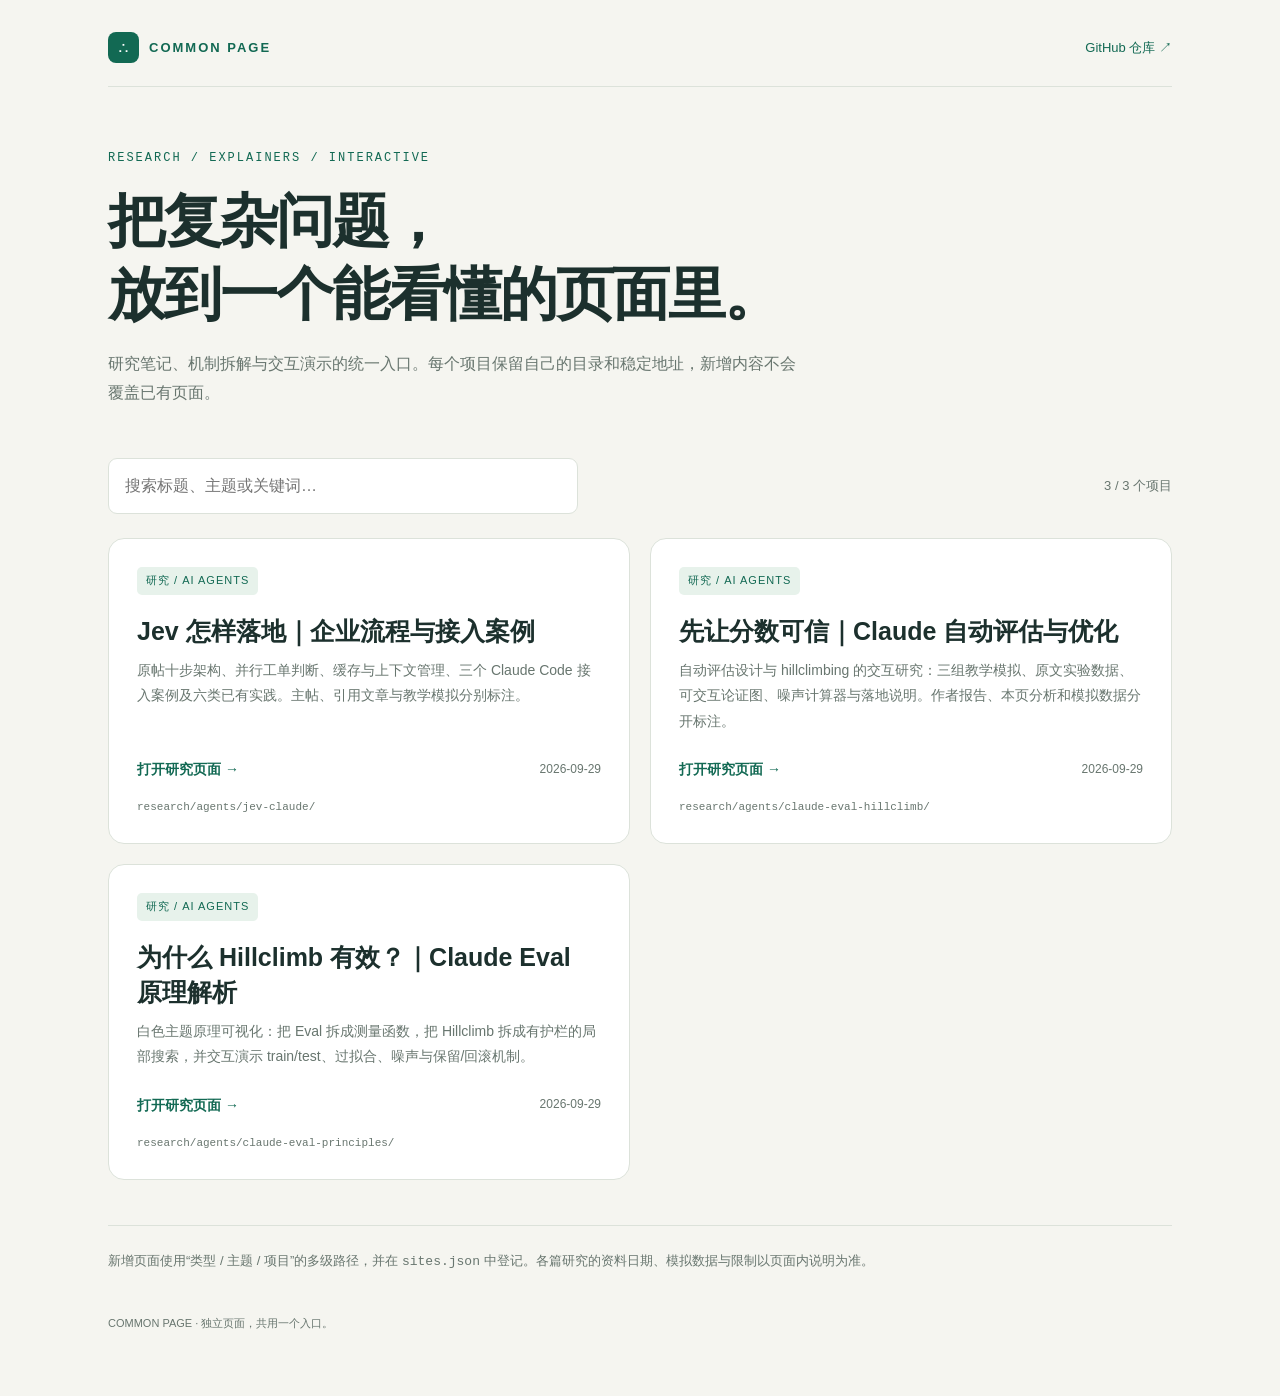
<file: index.html>
<!doctype html>
<html lang="zh-CN">
<head>
<meta charset="utf-8"><meta name="viewport" content="width=device-width,initial-scale=1"><meta name="description" content="Candy 的研究与交互网页目录。每个项目拥有独立的多级地址。"><title>Common Page · 研究与交互网页</title>
<style>
:root{color-scheme:light;--ink:#1c302d;--muted:#68766f;--line:#dce2da;--green:#126953}*{box-sizing:border-box}body{margin:0;background:#f5f5f0;color:var(--ink);font:16px/1.8 -apple-system,BlinkMacSystemFont,"Segoe UI","PingFang SC","Microsoft YaHei",sans-serif}main{max-width:1120px;margin:auto;padding:32px 28px 64px}a{color:var(--green);text-decoration:none}a:hover{text-decoration:underline}header{display:flex;justify-content:space-between;align-items:center;gap:20px;border-bottom:1px solid var(--line);padding-bottom:23px;font-size:13px}.brand{font-weight:750;letter-spacing:2px}.mark{display:inline-grid;place-items:center;width:31px;height:31px;background:var(--green);color:white;border-radius:8px;margin-right:10px}.hero{padding:64px 0 40px}.eyebrow{font:12px ui-monospace,monospace;letter-spacing:2px;color:var(--green)}h1{font-size:clamp(36px,5vw,58px);line-height:1.25;letter-spacing:-2px;margin:20px 0}p{color:var(--muted)}.hero p{max-width:690px;margin:0}.toolbar{display:flex;align-items:center;justify-content:space-between;gap:20px;margin:10px 0 24px}.toolbar label{flex:1;max-width:470px}input{width:100%;padding:13px 16px;border:1px solid var(--line);border-radius:9px;background:white;color:var(--ink);font:inherit}a:focus-visible,input:focus-visible{outline:3px solid #c9924c;outline-offset:4px}.count{font-size:13px;color:var(--muted);white-space:nowrap}.grid{display:grid;grid-template-columns:repeat(2,minmax(0,1fr));gap:20px}.card{display:flex;flex-direction:column;background:white;border:1px solid var(--line);border-radius:16px;padding:28px;min-height:255px}.tag{font-size:11px;letter-spacing:1px;color:var(--green);background:#e7f2eb;padding:4px 9px;border-radius:5px;align-self:flex-start}.card h2{font-size:25px;line-height:1.4;margin:19px 0 9px}.card p{font-size:14px;margin:0 0 23px}.card-bottom{margin-top:auto;display:flex;align-items:center;justify-content:space-between;gap:15px;font-size:12px}.card-bottom a{font-size:14px;font-weight:650}.card-bottom time{color:var(--muted)}.path{font:11px/1.5 ui-monospace,monospace;color:var(--muted);overflow-wrap:anywhere;margin-top:17px}.note{border-top:1px solid var(--line);margin-top:45px;padding-top:23px;font-size:13px;color:var(--muted)}.status{font-size:13px;color:var(--muted)}footer{margin-top:40px;font-size:11px;color:var(--muted)}[hidden]{display:none!important}@media(max-width:650px){main{padding:24px 18px 45px}.hero{padding:44px 0 27px}.grid{grid-template-columns:1fr}.card{padding:23px}.card h2{font-size:23px}.toolbar{gap:12px}header{font-size:11px}.brand{letter-spacing:1px}}
</style>
</head>
<body><main>
<header><a class="brand" href="./"><span class="mark">∴</span>COMMON PAGE</a><a href="https://github.com/candy-Tong/common-page" target="_blank" rel="noopener noreferrer">GitHub 仓库 ↗</a></header>
<section class="hero"><div class="eyebrow">RESEARCH / EXPLAINERS / INTERACTIVE</div><h1>把复杂问题，<br>放到一个能看懂的页面里。</h1><p>研究笔记、机制拆解与交互演示的统一入口。每个项目保留自己的目录和稳定地址，新增内容不会覆盖已有页面。</p></section>
<div class="toolbar"><label><input id="search" type="search" placeholder="搜索标题、主题或关键词…" aria-label="搜索网页"></label><span class="count" id="count">1 个项目</span></div>
<div class="grid" id="sites">
<article class="card"><span class="tag">研究 / AI AGENTS</span><h2>谁来做判断？Jev × Claude</h2><p>一篇降本文章的机制拆解：论证图、三个调用演示、费用计算器，以及可靠性与安全边界。</p><div class="card-bottom"><a href="./research/agents/jev-claude/">打开研究页面 →</a><time datetime="2026-09-29">2026-09-29</time></div><div class="path">research/agents/jev-claude/</div></article>
</div>
<p id="empty" class="status" hidden>没有匹配的项目。换个关键词试试。</p><p id="loadStatus" class="status" role="status"></p>
<p class="note">新增页面使用“类型 / 主题 / 项目”的多级路径，并在 <code>sites.json</code> 中登记。各篇研究的资料日期、模拟数据与限制以页面内说明为准。</p>
<footer>COMMON PAGE · 独立页面，共用一个入口。</footer>
</main>
<script>
'use strict';
const fallback=[{title:'谁来做判断？Jev × Claude',description:'一篇降本文章的机制拆解：论证图、三个调用演示、费用计算器，以及可靠性与安全边界。',category:'研究 / AI AGENTS',path:'research/agents/jev-claude/',date:'2026-09-29',tags:['Jev','Claude','Agent','降本','论证图']}];
let projects=fallback;
function validPath(path){return typeof path==='string'&&/^[a-z0-9][a-z0-9/-]*\/$/.test(path)&&!path.includes('//')&&!path.includes('..')}
function element(tag,text,className){const e=document.createElement(tag);if(text)e.textContent=text;if(className)e.className=className;return e}
function render(){const q=document.getElementById('search').value.trim().toLowerCase();const visible=projects.filter(s=>[s.title,s.description,s.category,...(s.tags||[])].join(' ').toLowerCase().includes(q));const host=document.getElementById('sites');host.replaceChildren();for(const s of visible){const card=element('article','','card');card.append(element('span',s.category,'tag'),element('h2',s.title),element('p',s.description));const bottom=element('div','','card-bottom'),link=element('a','打开研究页面 →'),date=element('time',s.date);link.href='./'+s.path;date.dateTime=s.date;bottom.append(link,date);card.append(bottom,element('div',s.path,'path'));host.append(card)}document.getElementById('count').textContent=visible.length+' / '+projects.length+' 个项目';document.getElementById('empty').hidden=visible.length!==0}
document.getElementById('search').addEventListener('input',render);
fetch('./sites.json',{cache:'no-cache'}).then(r=>{if(!r.ok)throw new Error('Manifest unavailable');return r.json()}).then(data=>{if(!Array.isArray(data.sites)||!data.sites.length)throw new Error('Invalid manifest');projects=data.sites.filter(s=>s&&validPath(s.path)&&typeof s.title==='string');if(!projects.length)throw new Error('No valid entries');render()}).catch(()=>{projects=fallback;render();document.getElementById('loadStatus').textContent='目录更新暂未读取成功，仍可打开已收录页面。'});
</script></body></html>
</file>
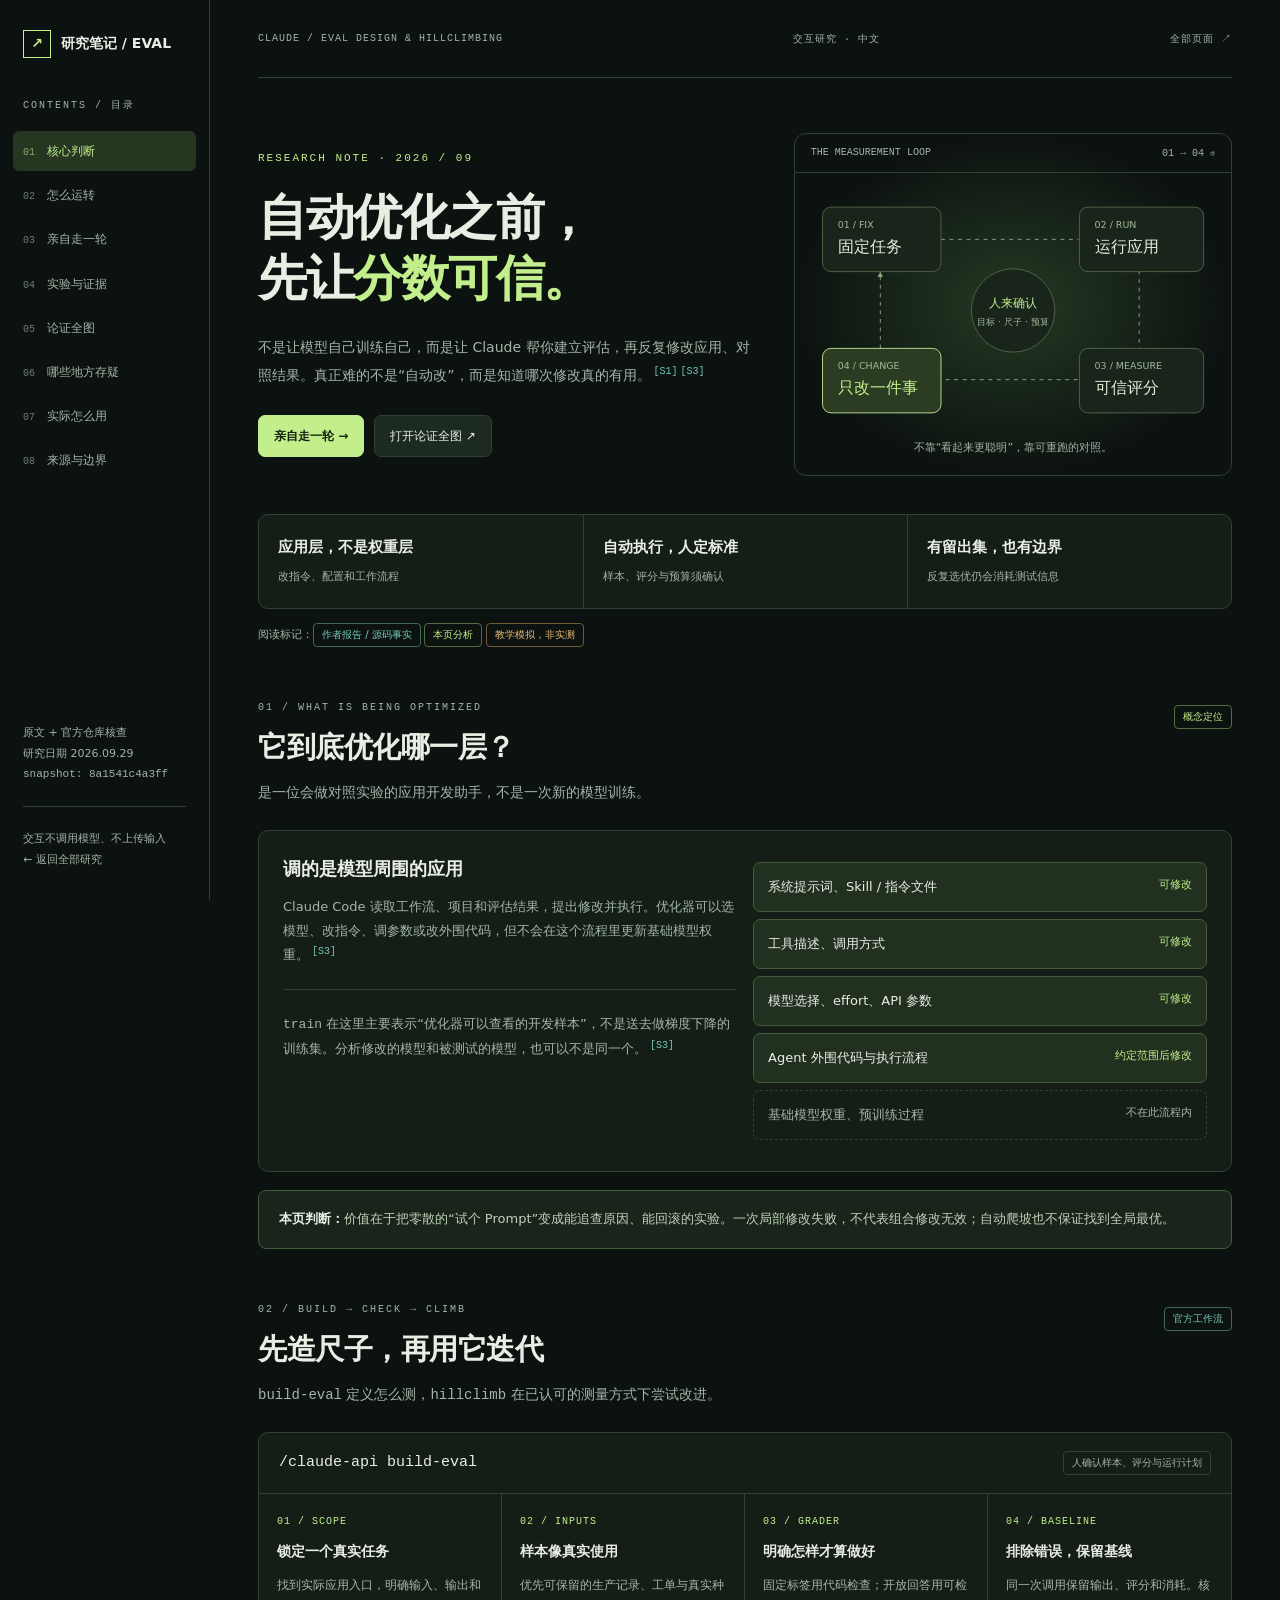
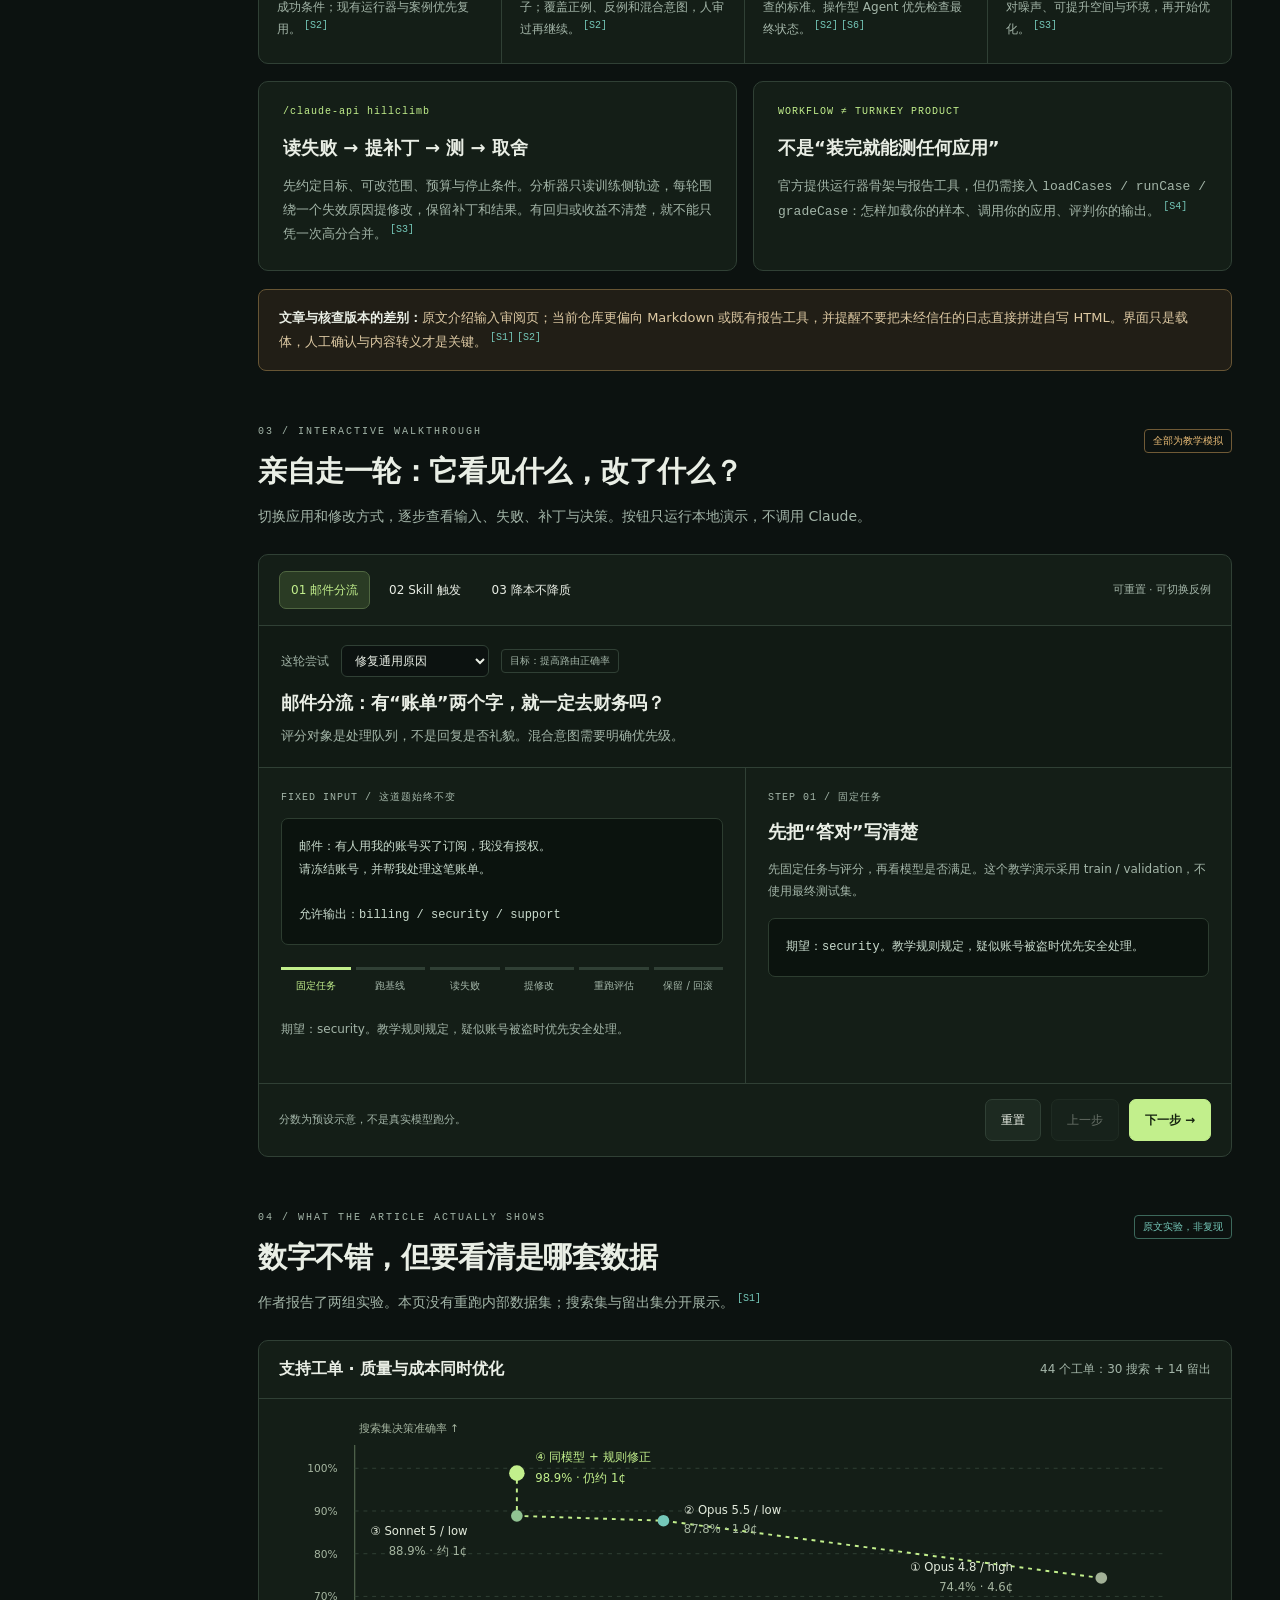
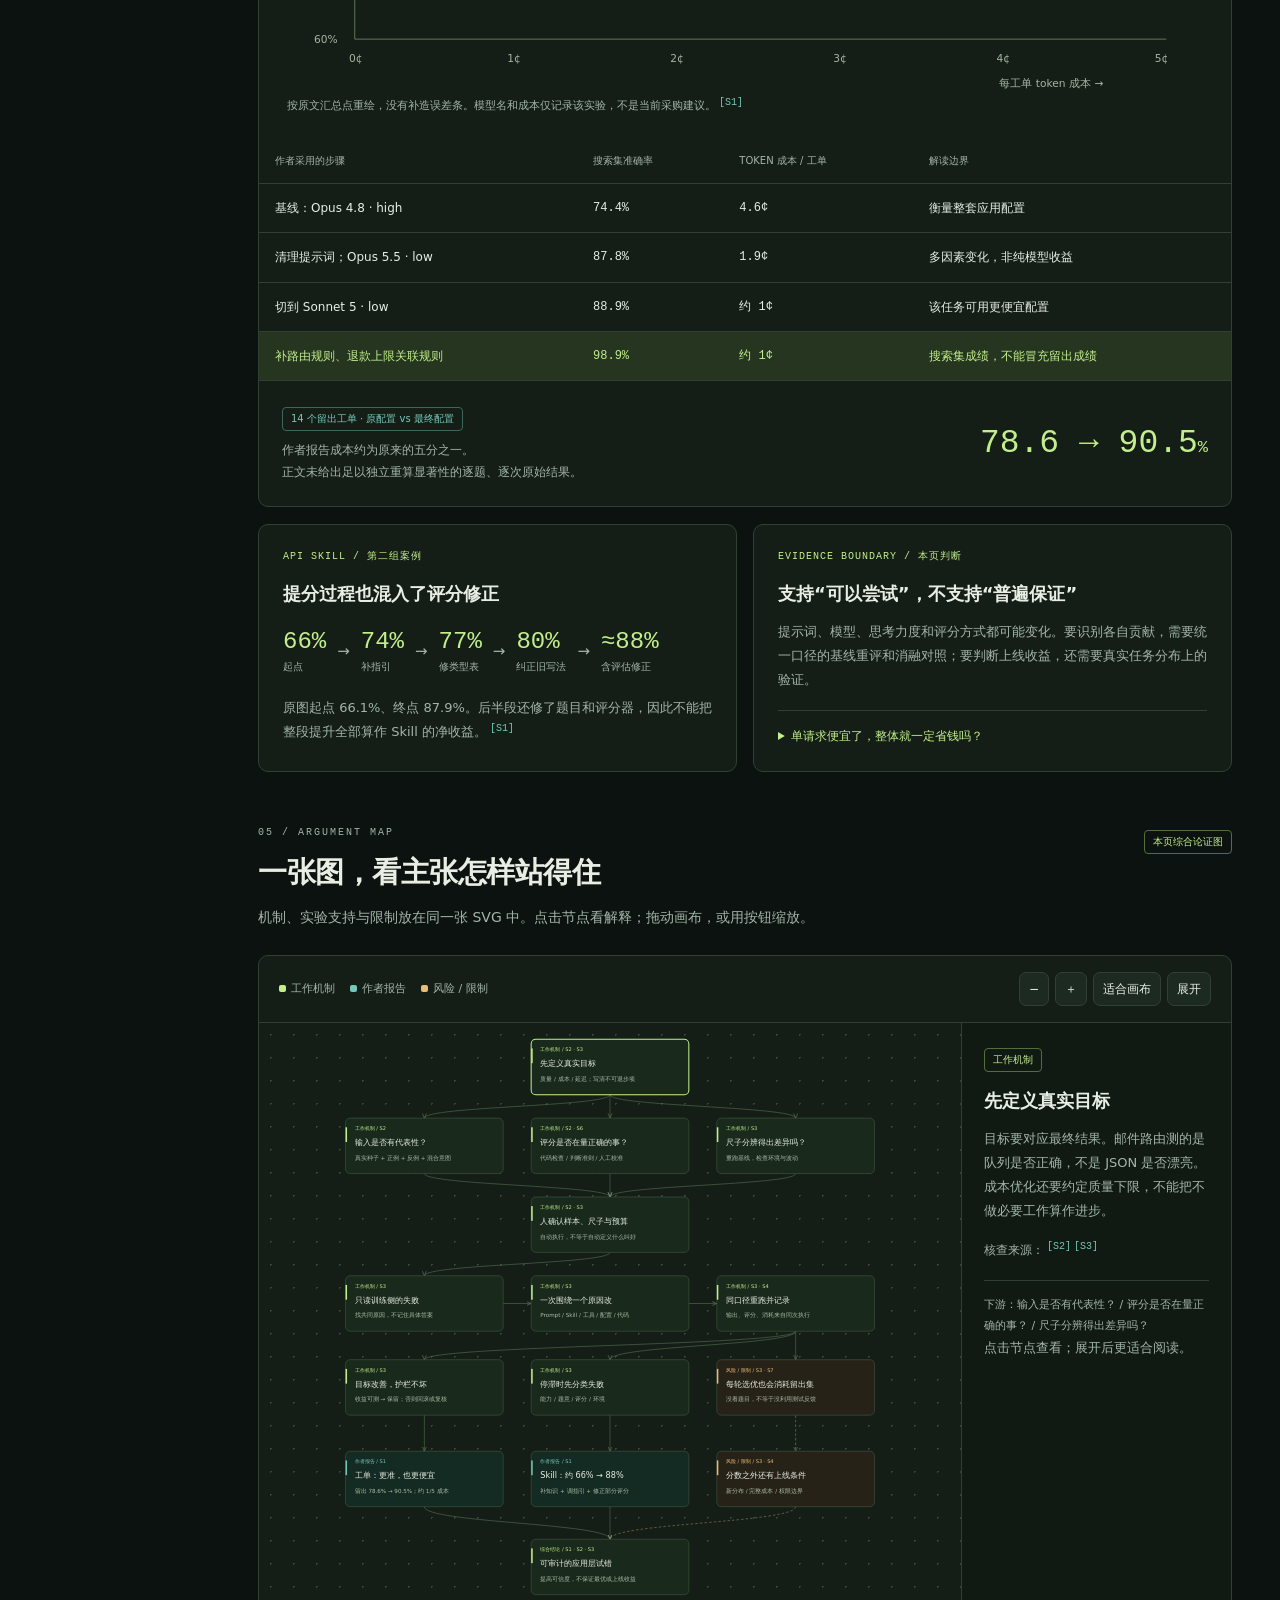
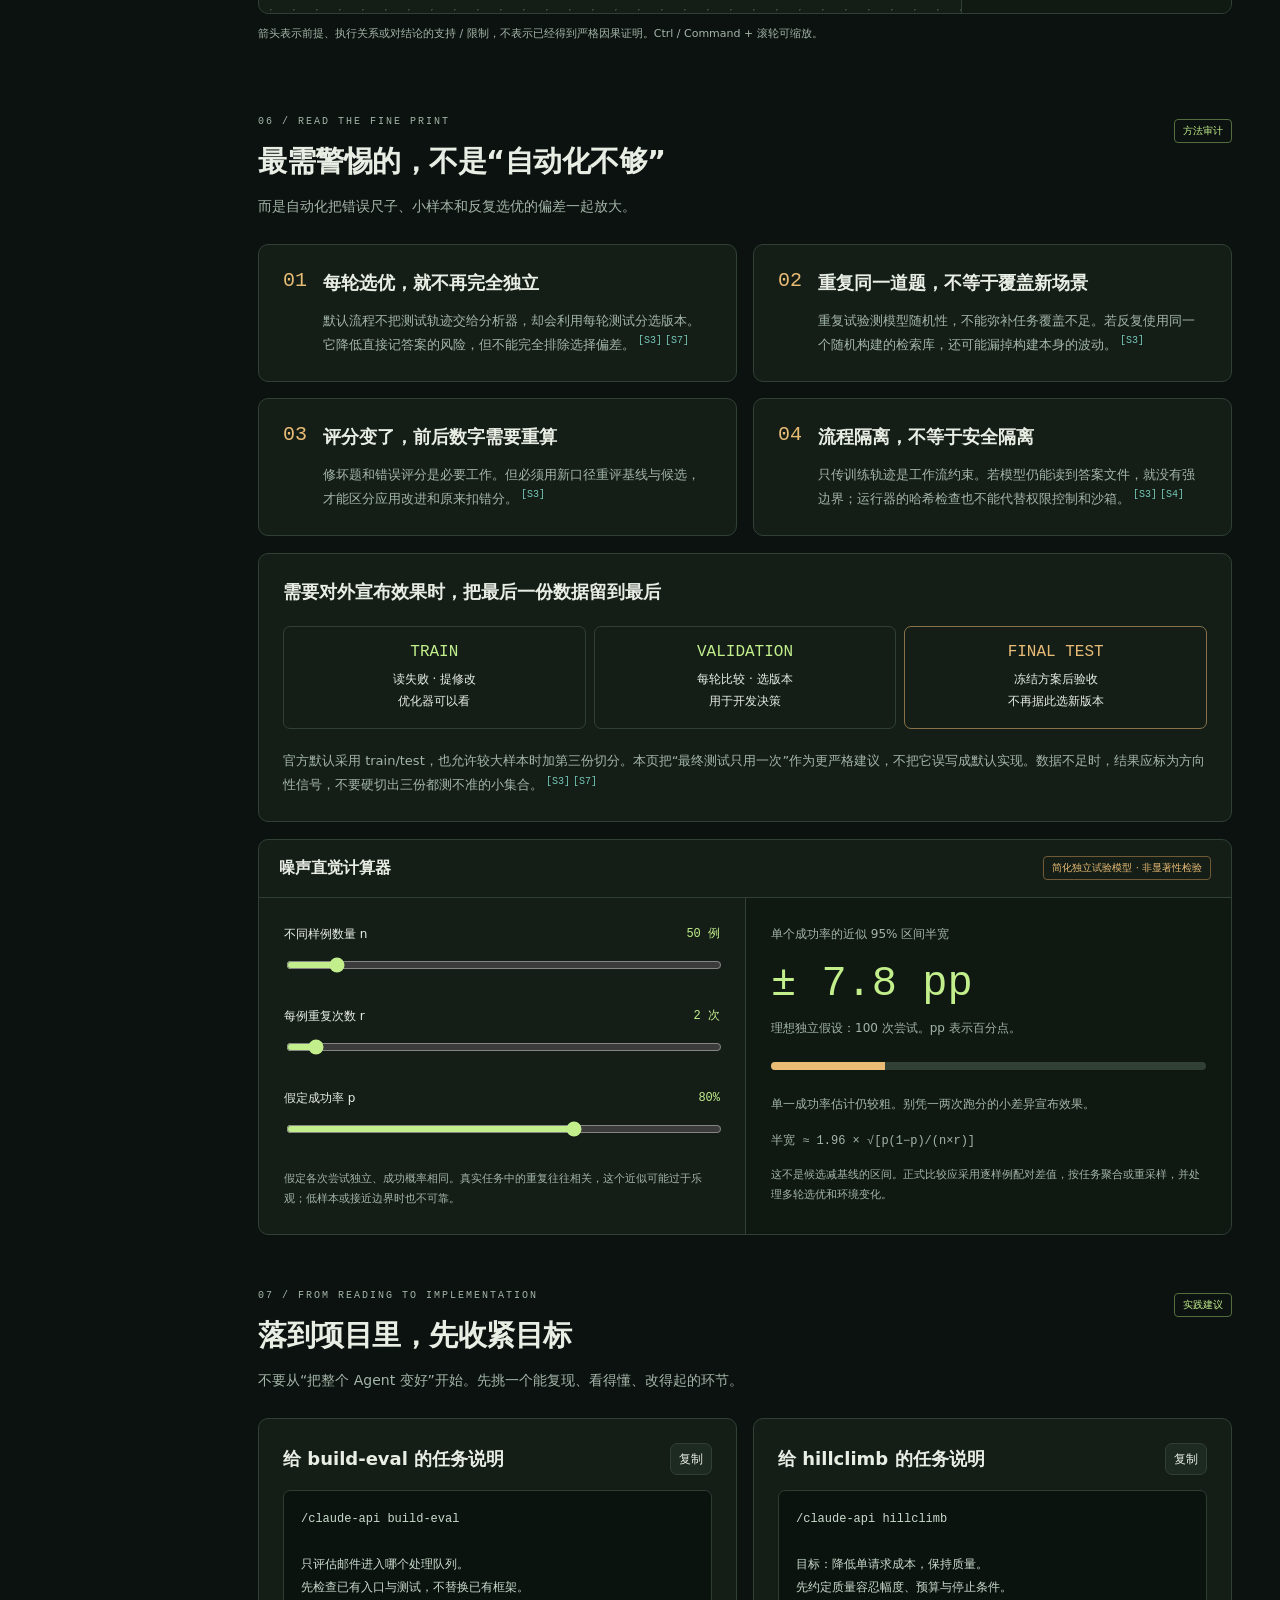
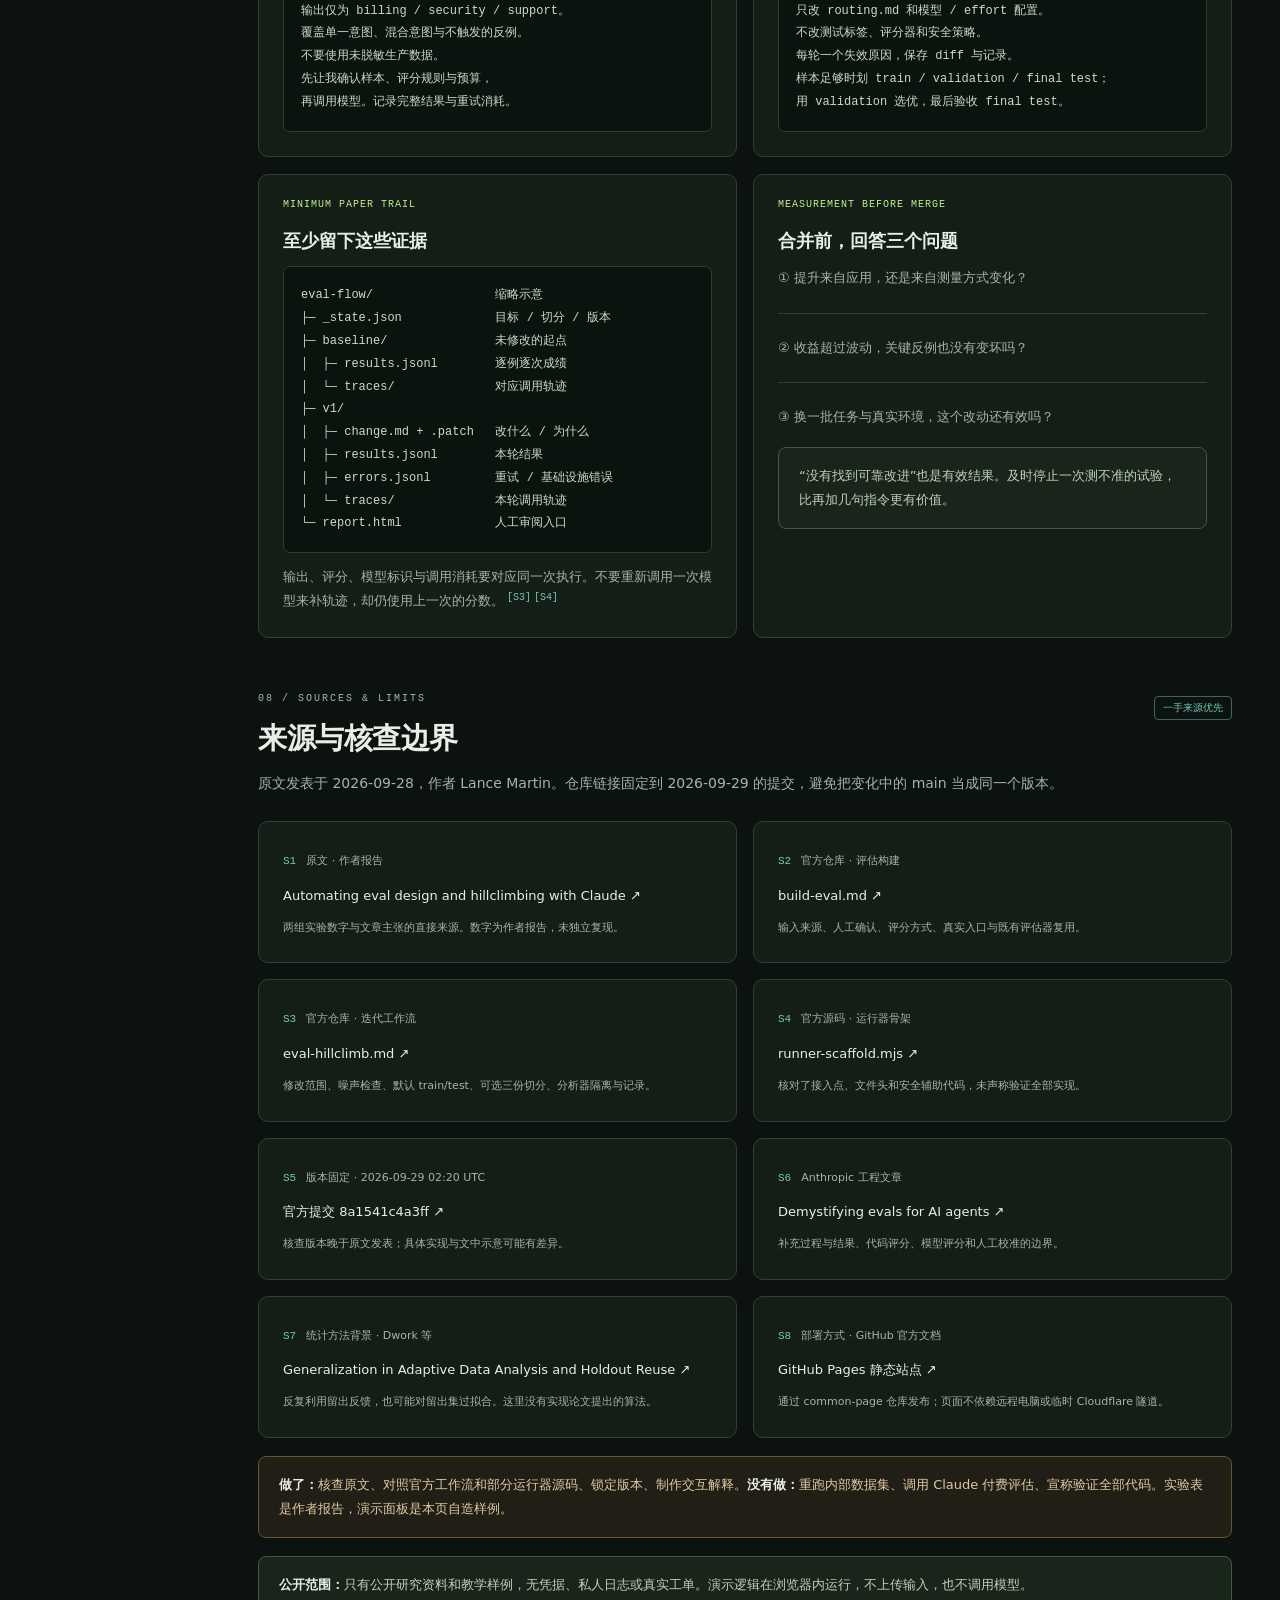
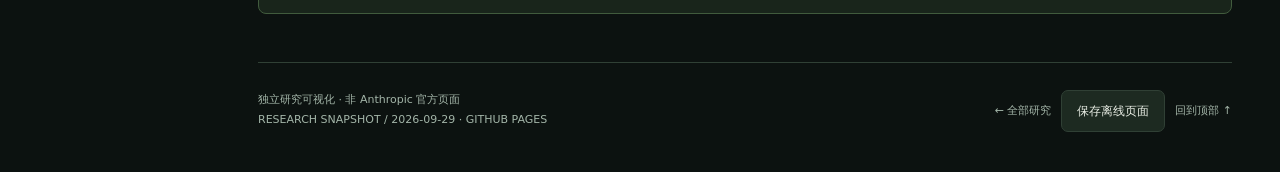
<file: research/agents/claude-eval-hillclimb/index.html>
<!doctype html>
<html lang="zh-CN">
<head>
<meta charset="utf-8"><meta name="viewport" content="width=device-width,initial-scale=1">
<meta name="description" content="用交互实验、SVG 论证图与原文数据，拆解 Claude 的自动评估设计和 hillclimbing：优化哪一层、如何避免过拟合、收益与代价。">
<meta name="theme-color" content="#101713">
<title>先让分数可信｜Claude 自动评估与优化研究</title>
<style>
:root{--bg:#0c1210;--panel:#141e17;--line:#304035;--text:#e9eee5;--muted:#a3b5a8;--green:#c2ef8c;--teal:#75c8b9;--gold:#e9bc76;--red:#e7a292;--mono:ui-monospace,SFMono-Regular,Consolas,monospace}*{box-sizing:border-box}html{scroll-behavior:smooth;scroll-padding-top:75px}body{margin:0;background:var(--bg);color:var(--text);font:15px/1.85 system-ui,"PingFang SC","Microsoft YaHei",sans-serif}a{color:inherit;text-decoration:none}a:hover{color:var(--green)}button,input,select{font:inherit}button,.btn{cursor:pointer;border:1px solid var(--line);background:#1d2a21;color:var(--text);border-radius:7px;padding:9px 15px;font-size:12px}button:hover,.btn:hover{border-color:var(--green)}button:disabled{opacity:.4;cursor:default}button:focus-visible,a:focus-visible,input:focus-visible,select:focus-visible,summary:focus-visible,[tabindex]:focus-visible{outline:2px solid var(--green);outline-offset:4px}.primary{background:var(--green);border-color:var(--green);color:#15220f;font-weight:650}.primary:hover{color:#15220f;background:#d4f6b3}.skip{position:fixed;top:-100px;left:20px;z-index:200}.skip:focus{top:12px}.side{position:fixed;inset:0 auto 0 0;width:210px;padding:30px 23px;border-right:1px solid var(--line);background:var(--bg);display:flex;flex-direction:column;z-index:20}.brand{display:flex;gap:10px;align-items:center;font-size:14px;font-weight:700}.brand i{display:grid;place-items:center;width:28px;height:28px;border:1px solid var(--green);color:var(--green);font-style:normal}.side-label{font:10px var(--mono);letter-spacing:2px;color:var(--muted);margin:40px 0 15px}.nav a{display:block;padding:9px 10px;margin:4px -10px;font-size:12px;border-radius:6px;color:var(--muted)}.nav a.active{background:#263621;color:var(--green)}.nav span{font:10px var(--mono);margin-right:12px;opacity:.65}.side-footer{margin-top:auto;font-size:11px;color:var(--muted)}main{margin-left:210px;padding:0 48px 40px;max-width:1640px}.top{height:78px;border-bottom:1px solid var(--line);display:flex;align-items:center;justify-content:space-between;gap:15px;color:var(--muted);font:10px var(--mono);letter-spacing:1px}.hero{padding:55px 0 28px;display:grid;grid-template-columns:1.15fr 1fr;gap:32px;align-items:center}.eyebrow{font:11px var(--mono);letter-spacing:2px;color:var(--green);margin-bottom:23px}h1,h2,h3,h4,p{margin-top:0}h1{font-size:clamp(34px,3.8vw,58px);line-height:1.27;letter-spacing:-1.5px;margin-bottom:23px;font-weight:650}h1 em{font-style:normal;color:var(--green)}h2{font-size:29px;line-height:1.45;margin-bottom:12px;letter-spacing:-.5px}h3{font-size:18px;line-height:1.55;margin-bottom:12px}h4{font-size:14px;margin-bottom:9px}p{margin-bottom:16px}.lead{color:var(--muted);font-size:14px;line-height:2}.actions{display:flex;gap:10px;flex-wrap:wrap;align-items:center}.hero .actions{margin-top:26px}.hero-art{border:1px solid var(--line);border-radius:12px;overflow:hidden;background:radial-gradient(ellipse,#253a23,transparent 70%)}.art-top{padding:13px 16px;border-bottom:1px solid var(--line);display:flex;justify-content:space-between;font:10px var(--mono);color:var(--muted)}svg{display:block;max-width:100%}svg text{font-family:system-ui,"Microsoft YaHei",sans-serif}.art-foot{text-align:center;font-size:11px;color:var(--muted);padding:0 15px 16px}.strip{display:grid;grid-template-columns:repeat(3,1fr);border:1px solid var(--line);border-radius:10px;background:var(--panel);margin:10px 0 14px}.strip>div{padding:19px}.strip>div+div{border-left:1px solid var(--line)}.strip strong{display:block;font-size:15px}.strip span{font-size:11px;color:var(--muted)}.section{padding-top:55px;scroll-margin-top:20px}.section-head{display:flex;justify-content:space-between;gap:20px;align-items:flex-start;margin-bottom:24px}.section-num{font:10px var(--mono);letter-spacing:2px;color:var(--muted);margin-bottom:13px}.intro{font-size:14px;color:var(--muted);max-width:820px;margin-bottom:0}.label{display:inline-block;border:1px solid var(--line);border-radius:4px;padding:3px 8px;font-size:10px;color:var(--muted);line-height:1.6}.label.fact{border-color:#3c685b;color:var(--teal)}.label.demo{border-color:#705a36;color:var(--gold)}.label.analysis{border-color:#536d3f;color:var(--green)}.section-head>.label{flex:none;margin-top:3px}.small,.fine{font-size:12px;color:var(--muted)}.fine{font-size:11px}.ref{font:10px var(--mono);color:var(--teal);vertical-align:super;white-space:nowrap;padding-left:3px}.ref:hover{text-decoration:underline}.grid{display:grid;gap:16px}.two{grid-template-columns:1fr 1fr}.three{grid-template-columns:repeat(3,1fr)}.card{padding:24px;border:1px solid var(--line);background:var(--panel);border-radius:10px;min-width:0}.card p{font-size:13px;color:var(--muted);margin-bottom:0}.icon{font:10px var(--mono);color:var(--green);letter-spacing:1px;margin-bottom:17px}.layer{padding:12px 14px;margin:7px 0;border:1px solid #425b3a;border-radius:7px;background:#22301f;display:flex;justify-content:space-between;gap:12px;font-size:13px}.layer span{font-size:11px;color:var(--green)}.layer.off{border-style:dashed;border-color:var(--line);background:transparent;color:var(--muted)}.layer.off span{color:var(--muted)}.callout{margin-top:18px;padding:16px 20px;border:1px solid #675534;background:#211e16;color:#decaa4;border-radius:8px;font-size:13px}.callout.good{border-color:#415b3d;background:#19251b;color:#c0d0b8}.callout strong{color:var(--text)}.panel{border:1px solid var(--line);background:var(--panel);border-radius:10px;overflow:hidden}.panel-head{padding:16px 20px;border-bottom:1px solid var(--line);display:flex;justify-content:space-between;gap:12px;align-items:center;flex-wrap:wrap}.panel-head h3{margin:0;font-size:16px}.pipeline{display:grid;grid-template-columns:repeat(4,1fr)}.pipe{padding:22px 18px;border-right:1px solid var(--line);min-width:0}.pipe:last-child{border-right:0}.pipe p{font-size:12px;color:var(--muted);margin:0}.pipe .icon{margin-bottom:12px}.tabs{display:flex;gap:7px;flex-wrap:wrap}.tabs button{border-color:transparent;background:transparent;padding:7px 11px}.tabs button.selected{color:var(--green);background:#2a3b24;border-color:#506741}.lab-top{padding:19px 22px;background:#111a14;border-bottom:1px solid var(--line)}.lab-top p{font-size:13px;color:var(--muted);margin:7px 0 0}.lab-top h3{margin:12px 0 0}.select-row{display:flex;gap:12px;align-items:center;flex-wrap:wrap}.select-row select{max-width:100%;background:var(--bg);color:var(--text);border:1px solid var(--line);border-radius:6px;padding:7px 9px;font-size:12px}.panes{display:grid;grid-template-columns:1fr 1fr}.panes>div{padding:22px;min-width:0}.panes>div+div{border-left:1px solid var(--line)}.subhead{font:10px var(--mono);letter-spacing:1px;color:var(--muted);margin-bottom:14px}.code{margin:0;background:#0b130e;border:1px solid #2d3d30;border-radius:7px;padding:17px;white-space:pre-wrap;overflow-wrap:anywhere;font:12px/1.9 var(--mono);color:#c9dbcd}.steps{display:flex;gap:5px;margin:22px 0}.steps>div{flex:1;text-align:center;font-size:10px;color:var(--muted)}.steps>div:before{content:'';height:3px;background:var(--line);display:block;margin-bottom:7px}.steps>.done:before{background:var(--green)}.steps>.current{color:var(--green)}.readout{min-height:315px}.metrics{display:grid;grid-template-columns:repeat(3,1fr);gap:8px;margin:14px 0}.metric{padding:12px 10px;background:#0c160f;border-radius:6px}.metric span{display:block;font-size:10px;color:var(--muted)}.metric b{display:block;font:23px var(--mono);color:var(--green);margin-top:6px}.verdict{padding:14px;border-radius:7px;background:#23331d;border:1px solid #526c43;font-size:13px}.verdict.bad{background:#2e1d18;border-color:#795346;color:#edb7a6}.lab-controls{padding:15px 20px;border-top:1px solid var(--line);display:flex;justify-content:space-between;gap:15px;align-items:center;flex-wrap:wrap}.chart{padding:12px 20px 18px}.chart svg{width:100%;height:auto}.table-wrap{overflow:auto}table{border-collapse:collapse;width:100%;font-size:12px}th,td{padding:13px 16px;border-bottom:1px solid var(--line);text-align:left;white-space:nowrap}th{font-weight:500;font-size:10px;color:var(--muted)}td.num{font-family:var(--mono)}tr.best{background:#25351f;color:var(--green)}.holdout{padding:23px;display:flex;align-items:center;justify-content:space-between;gap:25px}.holdout p{font-size:12px;color:var(--muted);margin:7px 0 0}.big{font:33px var(--mono);color:var(--green);white-space:nowrap}.phase{display:flex;flex-wrap:wrap;gap:11px;align-items:center;margin:20px 0;color:var(--muted)}.phase b{font:24px var(--mono);color:var(--green)}.phase small{display:block;font-size:10px;color:var(--muted)}.legend{display:flex;gap:15px;flex-wrap:wrap;font-size:11px;color:var(--muted)}.legend i{display:inline-block;width:7px;height:7px;border-radius:2px;background:var(--green);margin-right:5px}.legend i.teal{background:var(--teal)}.legend i.gold{background:var(--gold)}.graph-layout{display:grid;grid-template-columns:minmax(0,1fr) 270px}.graph-shell{background-image:radial-gradient(#334737 1px,transparent 1px);background-size:23px 23px;overflow:hidden;touch-action:none}.graph-shell svg{width:100%;height:590px;cursor:grab;user-select:none}.graph-shell svg:active{cursor:grabbing}.node{cursor:pointer}.node:hover rect{stroke:var(--green)}.node text{pointer-events:none}.graph-detail{padding:22px;background:#101a13;border-left:1px solid var(--line);min-width:0}.graph-detail h3{margin-top:14px}.graph-detail p{font-size:13px;color:var(--muted)}.relations{border-top:1px solid var(--line);padding-top:14px;margin-top:19px;font-size:11px;color:var(--muted)}.graph-toolbar{display:flex;gap:6px;flex-wrap:wrap}.graph-toolbar button{padding:5px 9px}.graph-full{position:fixed!important;inset:15px;z-index:100;background:var(--bg);overflow:auto}.graph-full .graph-shell svg{height:calc(100vh - 112px)}.audit{display:grid;grid-template-columns:30px 1fr;gap:10px}.audit>b{font:20px var(--mono);color:var(--gold)}.split{display:grid;grid-template-columns:repeat(3,1fr);gap:8px;margin:20px 0}.split>div{padding:16px 10px;border:1px solid var(--line);border-radius:7px;text-align:center;font-size:12px}.split b{font:16px var(--mono);display:block;color:var(--green);margin-bottom:7px}.split>div:last-child{border-color:#887249}.split>div:last-child b{color:var(--gold)}.calculator{display:grid;grid-template-columns:1fr 1fr}.calc-controls,.calc-result{padding:25px;min-width:0}.calc-result{background:#0f1911;border-left:1px solid var(--line)}.slider{margin-bottom:22px}.slider label{display:flex;justify-content:space-between;font-size:12px;margin-bottom:10px}.slider output{color:var(--green);font-family:var(--mono)}input[type=range]{width:100%;accent-color:var(--green);cursor:pointer}.noise{font:42px var(--mono);color:var(--green);margin:15px 0 9px}.bar{height:8px;background:var(--line);margin:23px 0;border-radius:5px;overflow:hidden}.bar div{height:100%;background:var(--gold)}.formula{font:12px/1.8 var(--mono);color:var(--muted)}.copy-row{display:flex;justify-content:space-between;gap:12px;align-items:center;margin-bottom:15px}.copy-row h3{margin:0}.copy-row button{padding:4px 8px}.source{scroll-margin-top:85px}.source:target{border-color:var(--green)}.source b{font:11px var(--mono);color:var(--teal);margin-right:10px}.source a{display:block;font-size:13px;margin:10px 0}.source p{font-size:11px}.footer{margin-top:48px;padding-top:27px;border-top:1px solid var(--line);display:flex;justify-content:space-between;gap:20px;font-size:11px;color:var(--muted)}.toast{position:fixed;bottom:20px;left:50%;transform:translateX(-50%);background:var(--green);color:#15220f;padding:9px 18px;border-radius:7px;z-index:150;display:none;font-size:12px}details{margin-top:18px;padding-top:14px;border-top:1px solid var(--line)}summary{cursor:pointer;color:var(--green);font-size:12px}details p{margin-top:12px}.mt{margin-top:17px}.divider{height:1px;background:var(--line);margin:22px 0}
@media(min-width:1700px){main{padding-left:70px;padding-right:70px}}@media(max-width:1200px){.side{width:180px;padding:27px 19px}main{margin-left:180px;padding:0 28px 35px}.hero{gap:22px}.graph-layout{grid-template-columns:minmax(0,1fr) 230px}.metric b{font-size:20px}}@media(max-width:930px){.side{position:sticky;top:0;width:100%;height:auto;padding:10px 20px;flex-direction:row;align-items:center;gap:20px;border-right:0;border-bottom:1px solid var(--line)}.brand{white-space:nowrap;font-size:12px}.side-label,.side-footer{display:none}.nav{display:flex;gap:9px;overflow:auto;white-space:nowrap}.nav a{padding:6px;margin:0;font-size:11px}.nav span{display:none}main{margin:0;padding:0 24px 35px}.top{height:57px}.hero{padding-top:40px}h1{font-size:38px}.graph-shell svg{height:530px}}@media(max-width:680px){body{font-size:14px}.side{padding:10px 14px;gap:10px}.brand strong{display:none}.brand i{width:23px;height:23px}.nav{gap:6px}main{padding:0 16px 30px}.top{font-size:9px;letter-spacing:0}.top .hide{display:none}.hero{grid-template-columns:1fr;gap:27px;padding-top:32px}h1{font-size:39px}.hero-art{max-width:450px;width:100%;justify-self:center}.hero-art svg{max-height:270px;width:100%}.strip>div{padding:13px 9px}.strip strong{font-size:12px}.strip span{font-size:10px}.section{padding-top:43px}h2{font-size:24px}.section-head{gap:8px}.section-head>.label{max-width:100px;font-size:9px}.intro{font-size:13px}.two,.three,.panes,.calculator{grid-template-columns:1fr}.card{padding:20px}.pipeline{grid-template-columns:1fr 1fr}.pipe{border-bottom:1px solid var(--line);padding:18px}.pipe:nth-child(2){border-right:0}.pipe:nth-child(3),.pipe:nth-child(4){border-bottom:0}.panes>div{padding:18px}.panes>div+div{border-left:0;border-top:1px solid var(--line)}.readout{min-height:270px}.panel-head{padding:14px}.lab-top{padding:17px}.lab-controls{padding:14px}.holdout{display:block;padding:19px}.big{margin-top:17px;font-size:30px}.chart{padding:8px}.chart svg{min-width:580px}.chart{overflow:auto}.graph-layout{grid-template-columns:1fr}.graph-shell svg{height:490px}.graph-detail{border-left:0;border-top:1px solid var(--line);padding:19px}.graph-full{inset:7px}.graph-full .graph-shell svg{height:62vh}.graph-full .graph-detail{display:block}.split{gap:5px}.split>div{padding:12px 5px;font-size:10px}.split b{font-size:13px}.calc-result{border-left:0;border-top:1px solid var(--line)}.callout{padding:14px;font-size:12px}.footer{flex-direction:column;gap:10px}.metric b{font-size:22px}.section-head .label{white-space:normal}}
@media(prefers-reduced-motion:reduce){html{scroll-behavior:auto}*{transition:none!important;animation:none!important}}@media print{.side,.top,.actions,.graph-toolbar,.lab-controls,.toast{display:none}main{margin:0;padding:0}.section{padding-top:25px}.card,.panel{break-inside:avoid}}
</style>
</head>
<body>
<a class="skip btn primary" href="#main">跳到正文</a>
<aside class="side"><a class="brand" href="../../../"><i>↗</i><strong>研究笔记 / EVAL</strong></a><div class="side-label">CONTENTS / 目录</div><nav class="nav" aria-label="页面目录"><a href="#overview" class="active"><span>01</span>核心判断</a><a href="#workflow"><span>02</span>怎么运转</a><a href="#lab"><span>03</span>亲自走一轮</a><a href="#evidence"><span>04</span>实验与证据</a><a href="#map"><span>05</span>论证全图</a><a href="#audit"><span>06</span>哪些地方存疑</a><a href="#practice"><span>07</span>实际怎么用</a><a href="#sources"><span>08</span>来源与边界</a></nav><div class="side-footer">原文 + 官方仓库核查<br>研究日期 2026.09.29<br><code>snapshot: 8a1541c4a3ff</code><div class="divider"></div>交互不调用模型、不上传输入<br><a href="../../../">← 返回全部研究</a></div></aside>
<main id="main"><header class="top"><span>CLAUDE / EVAL DESIGN & HILLCLIMBING</span><span class="hide">交互研究 · 中文</span><a href="../../../">全部页面 ↗</a></header>
<section class="hero" id="overview"><div><div class="eyebrow">RESEARCH NOTE · 2026 / 09</div><h1>自动优化之前，<br>先让<em>分数可信。</em></h1><p class="lead">不是让模型自己训练自己，而是让 Claude 帮你建立评估，再反复修改应用、对照结果。真正难的不是“自动改”，而是知道哪次修改真的有用。<a class="ref" href="#S1">[S1]</a><a class="ref" href="#S3">[S3]</a></p><div class="actions"><a class="btn primary" href="#lab">亲自走一轮 →</a><a class="btn" href="#map">打开论证全图 ↗</a></div></div><div class="hero-art"><div class="art-top"><span>THE MEASUREMENT LOOP</span><span>01 → 04 ↺</span></div><svg viewBox="0 0 460 280" role="img" aria-label="固定任务、运行应用、评分和修改组成闭环，人确认目标、评分规则与预算"><defs><marker id="hero-arrow" markerWidth="6" markerHeight="6" refX="5" refY="3" orient="auto"><path d="M0 0L6 3L0 6" fill="#8ba47d"/></marker></defs><path d="M154 70H299 M363 103V185 M298 218H155 M90 185V105" fill="none" stroke="#8ba47d" stroke-dasharray="4 5" marker-end="url(#hero-arrow)"/><g fill="#19251b" stroke="#506347"><rect x="29" y="36" width="125" height="68" rx="9"/><rect x="300" y="36" width="131" height="68" rx="9"/><rect x="300" y="185" width="131" height="68" rx="9"/><rect x="29" y="185" width="125" height="68" rx="9" fill="#2b3c22" stroke="#bbdf90"/><circle cx="230" cy="145" r="44"/></g><g fill="#a3b898" font-size="10"><text x="45" y="58">01 / FIX</text><text x="316" y="58">02 / RUN</text><text x="316" y="207">03 / MEASURE</text><text x="45" y="207">04 / CHANGE</text></g><g fill="#e4edda" font-size="17"><text x="45" y="83">固定任务</text><text x="316" y="83">运行应用</text><text x="316" y="232">可信评分</text><text x="45" y="232" fill="#c2ef8c">只改一件事</text></g><text x="230" y="141" text-anchor="middle" fill="#c2ef8c" font-size="13">人来确认</text><text x="230" y="160" text-anchor="middle" fill="#a3b898" font-size="10">目标 · 尺子 · 预算</text></svg><div class="art-foot">不靠“看起来更聪明”，靠可重跑的对照。</div></div></section>
<div class="strip"><div><strong>应用层，不是权重层</strong><span>改指令、配置和工作流程</span></div><div><strong>自动执行，人定标准</strong><span>样本、评分与预算须确认</span></div><div><strong>有留出集，也有边界</strong><span>反复选优仍会消耗测试信息</span></div></div><div class="fine">阅读标记：<span class="label fact">作者报告 / 源码事实</span> <span class="label analysis">本页分析</span> <span class="label demo">教学模拟，非实测</span></div>
<section class="section" id="layer"><div class="section-head"><div><div class="section-num">01 / WHAT IS BEING OPTIMIZED</div><h2>它到底优化哪一层？</h2><p class="intro">是一位会做对照实验的应用开发助手，不是一次新的模型训练。</p></div><span class="label analysis">概念定位</span></div><div class="card grid two"><div><h3>调的是模型周围的应用</h3><p>Claude Code 读取工作流、项目和评估结果，提出修改并执行。优化器可以选模型、改指令、调参数或改外围代码，但不会在这个流程里更新基础模型权重。<a class="ref" href="#S3">[S3]</a></p><div class="divider"></div><p><code>train</code> 在这里主要表示“优化器可以查看的开发样本”，不是送去做梯度下降的训练集。分析修改的模型和被测试的模型，也可以不是同一个。<a class="ref" href="#S3">[S3]</a></p></div><div><div class="layer">系统提示词、Skill / 指令文件<span>可修改</span></div><div class="layer">工具描述、调用方式<span>可修改</span></div><div class="layer">模型选择、effort、API 参数<span>可修改</span></div><div class="layer">Agent 外围代码与执行流程<span>约定范围后修改</span></div><div class="layer off">基础模型权重、预训练过程<span>不在此流程内</span></div></div></div><div class="callout good"><strong>本页判断：</strong>价值在于把零散的“试个 Prompt”变成能追查原因、能回滚的实验。一次局部修改失败，不代表组合修改无效；自动爬坡也不保证找到全局最优。</div></section>
<section class="section" id="workflow"><div class="section-head"><div><div class="section-num">02 / BUILD → CHECK → CLIMB</div><h2>先造尺子，再用它迭代</h2><p class="intro"><code>build-eval</code> 定义怎么测，<code>hillclimb</code> 在已认可的测量方式下尝试改进。</p></div><span class="label fact">官方工作流</span></div><div class="panel"><div class="panel-head"><code>/claude-api build-eval</code><span class="label">人确认样本、评分与运行计划</span></div><div class="pipeline"><div class="pipe"><div class="icon">01 / SCOPE</div><h4>锁定一个真实任务</h4><p>找到实际应用入口，明确输入、输出和成功条件；现有运行器与案例优先复用。<a class="ref" href="#S2">[S2]</a></p></div><div class="pipe"><div class="icon">02 / INPUTS</div><h4>样本像真实使用</h4><p>优先可保留的生产记录、工单与真实种子；覆盖正例、反例和混合意图，人审过再继续。<a class="ref" href="#S2">[S2]</a></p></div><div class="pipe"><div class="icon">03 / GRADER</div><h4>明确怎样才算做好</h4><p>固定标签用代码检查；开放回答用可检查的标准。操作型 Agent 优先检查最终状态。<a class="ref" href="#S2">[S2]</a><a class="ref" href="#S6">[S6]</a></p></div><div class="pipe"><div class="icon">04 / BASELINE</div><h4>排除错误，保留基线</h4><p>同一次调用保留输出、评分和消耗。核对噪声、可提升空间与环境，再开始优化。<a class="ref" href="#S3">[S3]</a></p></div></div></div><div class="grid two mt"><div class="card"><div class="icon">/claude-api hillclimb</div><h3>读失败 → 提补丁 → 测 → 取舍</h3><p>先约定目标、可改范围、预算与停止条件。分析器只读训练侧轨迹，每轮围绕一个失效原因提修改，保留补丁和结果。有回归或收益不清楚，就不能只凭一次高分合并。<a class="ref" href="#S3">[S3]</a></p></div><div class="card"><div class="icon">WORKFLOW ≠ TURNKEY PRODUCT</div><h3>不是“装完就能测任何应用”</h3><p>官方提供运行器骨架与报告工具，但仍需接入 <code>loadCases / runCase / gradeCase</code>：怎样加载你的样本、调用你的应用、评判你的输出。<a class="ref" href="#S4">[S4]</a></p></div></div><div class="callout"><strong>文章与核查版本的差别：</strong>原文介绍输入审阅页；当前仓库更偏向 Markdown 或既有报告工具，并提醒不要把未经信任的日志直接拼进自写 HTML。界面只是载体，人工确认与内容转义才是关键。<a class="ref" href="#S1">[S1]</a><a class="ref" href="#S2">[S2]</a></div></section>
<section class="section" id="lab"><div class="section-head"><div><div class="section-num">03 / INTERACTIVE WALKTHROUGH</div><h2>亲自走一轮：它看见什么，改了什么？</h2><p class="intro">切换应用和修改方式，逐步查看输入、失败、补丁与决策。按钮只运行本地演示，不调用 Claude。</p></div><span class="label demo">全部为教学模拟</span></div><div class="panel"><div class="panel-head"><div class="tabs" role="tablist" aria-label="选择教学应用"><button type="button" role="tab" data-lab="0" aria-selected="true" class="selected">01 邮件分流</button><button type="button" role="tab" data-lab="1" aria-selected="false">02 Skill 触发</button><button type="button" role="tab" data-lab="2" aria-selected="false">03 降本不降质</button></div><span class="fine">可重置 · 可切换反例</span></div><div class="lab-top"><div class="select-row"><label for="scenario" class="small">这轮尝试</label><select id="scenario"><option value="0">修复通用原因</option><option value="1">记住某个样例</option><option value="2">删得太多 / 过度简化</option></select><span id="lab-goal" class="label"></span></div><h3 id="lab-title"></h3><p id="lab-description"></p></div><div class="panes"><div><div class="subhead">FIXED INPUT / 这道题始终不变</div><pre id="lab-input" class="code"></pre><div id="lab-steps" class="steps"></div><div id="lab-expected" class="small"></div></div><div class="readout" aria-live="polite"><div id="lab-stage" class="subhead"></div><h3 id="lab-stage-title"></h3><div id="lab-output"></div></div></div><div class="lab-controls"><span class="fine">分数为预设示意，不是真实模型跑分。</span><div class="actions"><button id="lab-reset" type="button">重置</button><button id="lab-prev" type="button">上一步</button><button id="lab-next" type="button" class="primary">下一步 →</button></div></div></div><noscript><p class="callout">交互演示需要 JavaScript。原文分析、实验表格和来源仍可直接阅读。</p></noscript></section>
<section class="section" id="evidence"><div class="section-head"><div><div class="section-num">04 / WHAT THE ARTICLE ACTUALLY SHOWS</div><h2>数字不错，但要看清是哪套数据</h2><p class="intro">作者报告了两组实验。本页没有重跑内部数据集；搜索集与留出集分开展示。<a class="ref" href="#S1">[S1]</a></p></div><span class="label fact">原文实验，非复现</span></div><div class="panel"><div class="panel-head"><h3>支持工单 · 质量与成本同时优化</h3><span class="small">44 个工单：30 搜索 + 14 留出</span></div><div class="chart"><svg viewBox="0 0 960 290" role="img" aria-label="搜索集准确率和每工单 token 成本：74.4%与4.6美分，87.8%与1.9美分，88.9%与约1美分，98.9%与约1美分"><path d="M78 35V235H914" fill="none" stroke="#62785b"/><g stroke="#304035" stroke-dasharray="4 5"><path d="M78 59H914 M78 103H914 M78 147H914 M78 191H914"/></g><g fill="#a5b5a0" font-size="11"><text x="36" y="239">60%</text><text x="36" y="195">70%</text><text x="36" y="151">80%</text><text x="36" y="107">90%</text><text x="29" y="63">100%</text><text x="72" y="259">0¢</text><text x="235" y="259">1¢</text><text x="403" y="259">2¢</text><text x="571" y="259">3¢</text><text x="739" y="259">4¢</text><text x="902" y="259">5¢</text><text x="82" y="22">搜索集决策准确率 ↑</text><text x="742" y="284">每工单 token 成本 →</text></g><path d="M847 172L396 113L245 108L245 64" fill="none" stroke="#c2ef8c" stroke-width="2" stroke-dasharray="4 5"/><circle cx="847" cy="172" r="6" fill="#a2b197"/><circle cx="396" cy="113" r="6" fill="#75c8b9"/><circle cx="245" cy="108" r="6" fill="#91c393"/><circle cx="245" cy="64" r="8" fill="#c2ef8c"/><g fill="#e3ebdc" font-size="12"><text x="650" y="165">① Opus 4.8 / high</text><text x="680" y="185" fill="#a5b5a0">74.4% · 4.6¢</text><text x="417" y="106">② Opus 5.5 / low</text><text x="417" y="126" fill="#a5b5a0">87.8% · 1.9¢</text><text x="94" y="128">③ Sonnet 5 / low</text><text x="113" y="148" fill="#a5b5a0">88.9% · 约 1¢</text><text x="264" y="51" fill="#c2ef8c">④ 同模型 + 规则修正</text><text x="264" y="73" fill="#c2ef8c">98.9% · 仍约 1¢</text></g></svg><p class="fine" style="margin:4px 8px">按原文汇总点重绘，没有补造误差条。模型名和成本仅记录该实验，不是当前采购建议。<a class="ref" href="#S1">[S1]</a></p></div><div class="table-wrap"><table><thead><tr><th>作者采用的步骤</th><th>搜索集准确率</th><th>TOKEN 成本 / 工单</th><th>解读边界</th></tr></thead><tbody><tr><td>基线：Opus 4.8 · high</td><td class="num">74.4%</td><td class="num">4.6¢</td><td>衡量整套应用配置</td></tr><tr><td>清理提示词；Opus 5.5 · low</td><td class="num">87.8%</td><td class="num">1.9¢</td><td>多因素变化，非纯模型收益</td></tr><tr><td>切到 Sonnet 5 · low</td><td class="num">88.9%</td><td class="num">约 1¢</td><td>该任务可用更便宜配置</td></tr><tr class="best"><td>补路由规则、退款上限关联规则</td><td class="num">98.9%</td><td class="num">约 1¢</td><td>搜索集成绩，不能冒充留出成绩</td></tr></tbody></table></div><div class="holdout"><div><span class="label fact">14 个留出工单 · 原配置 vs 最终配置</span><p>作者报告成本约为原来的五分之一。<br>正文未给出足以独立重算显著性的逐题、逐次原始结果。</p></div><div class="big">78.6 → 90.5<span style="font-size:17px">%</span></div></div></div><div class="grid two mt"><div class="card"><div class="icon">API SKILL / 第二组案例</div><h3>提分过程也混入了评分修正</h3><div class="phase"><div><b>66%</b><small>起点</small></div>→<div><b>74%</b><small>补指引</small></div>→<div><b>77%</b><small>修类型表</small></div>→<div><b>80%</b><small>纠正旧写法</small></div>→<div><b>≈88%</b><small>含评估修正</small></div></div><p>原图起点 66.1%、终点 87.9%。后半段还修了题目和评分器，因此不能把整段提升全部算作 Skill 的净收益。<a class="ref" href="#S1">[S1]</a></p></div><div class="card"><div class="icon">EVIDENCE BOUNDARY / 本页判断</div><h3>支持“可以尝试”，不支持“普遍保证”</h3><p>提示词、模型、思考力度和评分方式都可能变化。要识别各自贡献，需要统一口径的基线重评和消融对照；要判断上线收益，还需要真实任务分布上的验证。</p><details><summary>单请求便宜了，整体就一定省钱吗？</summary><p>不一定。优化过程还要花费候选评估、分析器、评分模型、失败重试与工程成本。粗略回本量 = 优化总投入 ÷ 每请求节省额；两者必须采用同一成本口径。原文的 token 成本不等于端到端总成本。</p></details></div></div></section>
<section class="section" id="map"><div class="section-head"><div><div class="section-num">05 / ARGUMENT MAP</div><h2>一张图，看主张怎样站得住</h2><p class="intro">机制、实验支持与限制放在同一张 SVG 中。点击节点看解释；拖动画布，或用按钮缩放。</p></div><span class="label analysis">本页综合论证图</span></div><div class="panel" id="map-panel"><div class="panel-head"><div class="legend"><span><i></i>工作机制</span><span><i class="teal"></i>作者报告</span><span><i class="gold"></i>风险 / 限制</span></div><div class="graph-toolbar"><button type="button" id="zoom-out" aria-label="缩小图谱">−</button><button type="button" id="zoom-in" aria-label="放大图谱">＋</button><button type="button" id="zoom-fit">适合画布</button><button type="button" id="map-full" aria-expanded="false">展开</button></div></div><div class="graph-layout"><div class="graph-shell"><svg id="proof-svg" viewBox="-25 -10 1160 1160" role="group" aria-label="自动评估与优化论证图，可用 Tab 聚焦节点并按 Enter 查看"><defs><marker id="graph-arrow" markerWidth="8" markerHeight="8" refX="7" refY="4" orient="auto"><path d="M0 1L7 4L0 7" fill="none" stroke="#81987a"/></marker></defs><g id="graph-viewport"></g></svg></div><aside id="graph-detail" class="graph-detail" aria-live="polite"></aside></div></div><p class="fine" style="margin-top:10px">箭头表示前提、执行关系或对结论的支持 / 限制，不表示已经得到严格因果证明。Ctrl / Command + 滚轮可缩放。</p></section>
<section class="section" id="audit"><div class="section-head"><div><div class="section-num">06 / READ THE FINE PRINT</div><h2>最需警惕的，不是“自动化不够”</h2><p class="intro">而是自动化把错误尺子、小样本和反复选优的偏差一起放大。</p></div><span class="label analysis">方法审计</span></div><div class="grid two"><div class="card audit"><b>01</b><div><h3>每轮选优，就不再完全独立</h3><p>默认流程不把测试轨迹交给分析器，却会利用每轮测试分选版本。它降低直接记答案的风险，但不能完全排除选择偏差。<a class="ref" href="#S3">[S3]</a><a class="ref" href="#S7">[S7]</a></p></div></div><div class="card audit"><b>02</b><div><h3>重复同一道题，不等于覆盖新场景</h3><p>重复试验测模型随机性，不能弥补任务覆盖不足。若反复使用同一个随机构建的检索库，还可能漏掉构建本身的波动。<a class="ref" href="#S3">[S3]</a></p></div></div><div class="card audit"><b>03</b><div><h3>评分变了，前后数字需要重算</h3><p>修坏题和错误评分是必要工作。但必须用新口径重评基线与候选，才能区分应用改进和原来扣错分。<a class="ref" href="#S3">[S3]</a></p></div></div><div class="card audit"><b>04</b><div><h3>流程隔离，不等于安全隔离</h3><p>只传训练轨迹是工作流约束。若模型仍能读到答案文件，就没有强边界；运行器的哈希检查也不能代替权限控制和沙箱。<a class="ref" href="#S3">[S3]</a><a class="ref" href="#S4">[S4]</a></p></div></div></div><div class="card mt"><h3>需要对外宣布效果时，把最后一份数据留到最后</h3><div class="split"><div><b>TRAIN</b>读失败 · 提修改<br>优化器可以看</div><div><b>VALIDATION</b>每轮比较 · 选版本<br>用于开发决策</div><div><b>FINAL TEST</b>冻结方案后验收<br>不再据此选新版本</div></div><p>官方默认采用 train/test，也允许较大样本时加第三份切分。本页把“最终测试只用一次”作为更严格建议，不把它误写成默认实现。数据不足时，结果应标为方向性信号，不要硬切出三份都测不准的小集合。<a class="ref" href="#S3">[S3]</a><a class="ref" href="#S7">[S7]</a></p></div><div class="panel mt"><div class="panel-head"><h3>噪声直觉计算器</h3><span class="label demo">简化独立试验模型 · 非显著性检验</span></div><div class="calculator"><div class="calc-controls"><div class="slider"><label for="cases">不同样例数量 n <output id="cases-o"></output></label><input id="cases" type="range" min="10" max="400" step="10" value="50"></div><div class="slider"><label for="reps">每例重复次数 r <output id="reps-o"></output></label><input id="reps" type="range" min="1" max="20" step="1" value="2"></div><div class="slider"><label for="rate">假定成功率 p <output id="rate-o"></output></label><input id="rate" type="range" min="50" max="95" step="5" value="80"></div><div class="fine">假定各次尝试独立、成功概率相同。真实任务中的重复往往相关，这个近似可能过于乐观；低样本或接近边界时也不可靠。</div></div><div class="calc-result" aria-live="polite"><div class="small">单个成功率的近似 95% 区间半宽</div><div id="noise-value" class="noise"></div><div id="noise-caption" class="small"></div><div class="bar"><div id="noise-bar"></div></div><p id="noise-explain" class="small"></p><div class="formula">半宽 ≈ 1.96 × √[p(1−p)/(n×r)]</div><p class="fine" style="margin:12px 0 0">这不是候选减基线的区间。正式比较应采用逐样例配对差值，按任务聚合或重采样，并处理多轮选优和环境变化。</p></div></div></div></section>
<section class="section" id="practice"><div class="section-head"><div><div class="section-num">07 / FROM READING TO IMPLEMENTATION</div><h2>落到项目里，先收紧目标</h2><p class="intro">不要从“把整个 Agent 变好”开始。先挑一个能复现、看得懂、改得起的环节。</p></div><span class="label analysis">实践建议</span></div><div class="grid two"><div class="card"><div class="copy-row"><h3>给 build-eval 的任务说明</h3><button type="button" data-copy="build-prompt">复制</button></div><pre class="code" id="build-prompt">/claude-api build-eval

只评估邮件进入哪个处理队列。
先检查已有入口与测试，不替换已有框架。
输出仅为 billing / security / support。
覆盖单一意图、混合意图与不触发的反例。
不要使用未脱敏生产数据。
先让我确认样本、评分规则与预算，
再调用模型。记录完整结果与重试消耗。</pre></div><div class="card"><div class="copy-row"><h3>给 hillclimb 的任务说明</h3><button type="button" data-copy="climb-prompt">复制</button></div><pre class="code" id="climb-prompt">/claude-api hillclimb

目标：降低单请求成本，保持质量。
先约定质量容忍幅度、预算与停止条件。
只改 routing.md 和模型 / effort 配置。
不改测试标签、评分器和安全策略。
每轮一个失效原因，保存 diff 与记录。
样本足够时划 train / validation / final test；
用 validation 选优，最后验收 final test。</pre></div></div><div class="grid two mt"><div class="card"><div class="icon">MINIMUM PAPER TRAIL</div><h3>至少留下这些证据</h3><pre class="code">eval-flow/                 缩略示意
├─ _state.json             目标 / 切分 / 版本
├─ baseline/               未修改的起点
│  ├─ results.jsonl        逐例逐次成绩
│  └─ traces/              对应调用轨迹
├─ v1/
│  ├─ change.md + .patch   改什么 / 为什么
│  ├─ results.jsonl        本轮结果
│  ├─ errors.jsonl         重试 / 基础设施错误
│  └─ traces/              本轮调用轨迹
└─ report.html             人工审阅入口</pre><p style="margin-top:12px">输出、评分、模型标识与调用消耗要对应同一次执行。不要重新调用一次模型来补轨迹，却仍使用上一次的分数。<a class="ref" href="#S3">[S3]</a><a class="ref" href="#S4">[S4]</a></p></div><div class="card"><div class="icon">MEASUREMENT BEFORE MERGE</div><h3>合并前，回答三个问题</h3><p>① 提升来自应用，还是来自测量方式变化？</p><div class="divider"></div><p>② 收益超过波动，关键反例也没有变坏吗？</p><div class="divider"></div><p>③ 换一批任务与真实环境，这个改动还有效吗？</p><div class="callout good">“没有找到可靠改进”也是有效结果。及时停止一次测不准的试验，比再加几句指令更有价值。</div></div></div></section>
<section class="section" id="sources"><div class="section-head"><div><div class="section-num">08 / SOURCES & LIMITS</div><h2>来源与核查边界</h2><p class="intro">原文发表于 2026-09-28，作者 Lance Martin。仓库链接固定到 2026-09-29 的提交，避免把变化中的 main 当成同一个版本。</p></div><span class="label fact">一手来源优先</span></div><div class="grid two"><article class="card source" id="S1"><b>S1</b><span class="fine">原文 · 作者报告</span><a href="https://claude.dev/blog/automating-eval-design-and-hillclimbing/" target="_blank" rel="noopener noreferrer">Automating eval design and hillclimbing with Claude ↗</a><p>两组实验数字与文章主张的直接来源。数字为作者报告，未独立复现。</p></article><article class="card source" id="S2"><b>S2</b><span class="fine">官方仓库 · 评估构建</span><a href="https://github.com/anthropics/skills/blob/8a1541c4a3ffa5a20a5a91de0dcf3f0bab1d1ef4/skills/claude-api/shared/evals/build-eval.md" target="_blank" rel="noopener noreferrer">build-eval.md ↗</a><p>输入来源、人工确认、评分方式、真实入口与既有评估器复用。</p></article><article class="card source" id="S3"><b>S3</b><span class="fine">官方仓库 · 迭代工作流</span><a href="https://github.com/anthropics/skills/blob/8a1541c4a3ffa5a20a5a91de0dcf3f0bab1d1ef4/skills/claude-api/shared/evals/eval-hillclimb.md" target="_blank" rel="noopener noreferrer">eval-hillclimb.md ↗</a><p>修改范围、噪声检查、默认 train/test、可选三份切分、分析器隔离与记录。</p></article><article class="card source" id="S4"><b>S4</b><span class="fine">官方源码 · 运行器骨架</span><a href="https://github.com/anthropics/skills/blob/8a1541c4a3ffa5a20a5a91de0dcf3f0bab1d1ef4/skills/claude-api/shared/evals/report/runner-scaffold.mjs" target="_blank" rel="noopener noreferrer">runner-scaffold.mjs ↗</a><p>核对了接入点、文件头和安全辅助代码，未声称验证全部实现。</p></article><article class="card source" id="S5"><b>S5</b><span class="fine">版本固定 · 2026-09-29 02:20 UTC</span><a href="https://github.com/anthropics/skills/commit/8a1541c4a3ffa5a20a5a91de0dcf3f0bab1d1ef4" target="_blank" rel="noopener noreferrer">官方提交 8a1541c4a3ff ↗</a><p>核查版本晚于原文发表；具体实现与文中示意可能有差异。</p></article><article class="card source" id="S6"><b>S6</b><span class="fine">Anthropic 工程文章</span><a href="https://www.anthropic.com/engineering/demystifying-evals-for-ai-agents" target="_blank" rel="noopener noreferrer">Demystifying evals for AI agents ↗</a><p>补充过程与结果、代码评分、模型评分和人工校准的边界。</p></article><article class="card source" id="S7"><b>S7</b><span class="fine">统计方法背景 · Dwork 等</span><a href="https://arxiv.org/abs/1506.02629" target="_blank" rel="noopener noreferrer">Generalization in Adaptive Data Analysis and Holdout Reuse ↗</a><p>反复利用留出反馈，也可能对留出集过拟合。这里没有实现论文提出的算法。</p></article><article class="card source" id="S8"><b>S8</b><span class="fine">部署方式 · GitHub 官方文档</span><a href="https://docs.github.com/en/pages/getting-started-with-github-pages/creating-a-github-pages-site" target="_blank" rel="noopener noreferrer">GitHub Pages 静态站点 ↗</a><p>通过 common-page 仓库发布；页面不依赖远程电脑或临时 Cloudflare 隧道。</p></article></div><div class="callout"><strong>做了：</strong>核查原文、对照官方工作流和部分运行器源码、锁定版本、制作交互解释。<strong>没有做：</strong>重跑内部数据集、调用 Claude 付费评估、宣称验证全部代码。实验表是作者报告，演示面板是本页自造样例。</div><div class="callout good"><strong>公开范围：</strong>只有公开研究资料和教学样例，无凭据、私人日志或真实工单。演示逻辑在浏览器内运行，不上传输入，也不调用模型。</div></section>
<footer class="footer"><div>独立研究可视化 · 非 Anthropic 官方页面<br>RESEARCH SNAPSHOT / 2026-09-29 · GITHUB PAGES</div><div class="actions"><a href="../../../">← 全部研究</a><button id="download-html" type="button">保存离线页面</button><a href="#overview">回到顶部 ↑</a></div></footer>
</main><div id="toast" class="toast" role="status"></div>
<script>
'use strict';
const $=id=>document.getElementById(id);
function el(tag,cls,text){const e=document.createElement(tag);if(cls)e.className=cls;if(text!==undefined)e.textContent=text;return e;}
const LABS=[
{title:'邮件分流：有“账单”两个字，就一定去财务吗？',description:'评分对象是处理队列，不是回复是否礼貌。混合意图需要明确优先级。',goal:'目标：提高路由正确率',input:'邮件：有人用我的账号买了订阅，我没有授权。\n请冻结账号，并帮我处理这笔账单。\n\n允许输出：billing / security / support',expected:'期望：security。教学规则规定，疑似账号被盗时优先安全处理。',base:'{"queue":"billing"}',diagnosis:'旧规则把“账单 / 退款”当作最高优先级，忽略了未授权购买背后的账号安全问题。',patches:['- 出现账单或退款词，就转 billing。\n+ 先判断是否有账号接管或未授权操作。\n+ 如有，转 security；否则再判断账务问题。','+ 当邮件含“有人用我的账号买了订阅”时，\n+ 输出 security。\n（只记住一句话，没有覆盖同义表达。）','- 删除混合意图优先级。\n+ 选择最先出现的业务关键词。'],after:['{"queue":"security"}','{"queue":"security"}','{"queue":"billing"}'],train:[85,95,60],validation:[90,70,60],before:[65,70],cost:['—','—','—'],verdict:['候选保留：修的是通用优先级，模拟验证侧也改善。','回滚：本题和训练侧涨分，但换一种说法就失效。','回滚：规则更短了，混合意图质量却下降。']},
{title:'Skill 触发：提到“数据库”，就该执行迁移吗？',description:'既看该触发时能否触发，也看不该触发时会不会误操作。',goal:'目标：减少误触发，保住召回',input:'用户：解释一下数据库迁移是什么。\n我只是学习概念，请不要修改项目。\n\n可用 Skill：执行数据库 schema 迁移',expected:'期望：直接解释概念，不加载执行型迁移 Skill，不写文件。',base:'{"activate_skill":"db-migrate","write_files":true}',diagnosis:'描述按关键词触发，没有区分“概念问答”和“明确要求修改项目”。',patches:['- 出现“数据库迁移”就用本 Skill。\n+ 仅在明确要求创建或执行迁移时使用。\n+ 概念问答、解释和举例不触发写操作。','+ 输入等于“解释一下数据库迁移是什么”时，\n+ 不触发 Skill。\n（换个问法仍可能误触发。）','+ 永远不要触发迁移 Skill。\n（误触发少了，但真正的迁移请求也失败。）'],after:['{"activate_skill":null,"write_files":false}','{"activate_skill":null,"write_files":false}','{"activate_skill":null,"write_files":false}'],train:[90,95,55],validation:[90,75,50],before:[70,75],cost:['—','—','—'],verdict:['候选保留：用操作意图区分触发与不触发。','回滚：记住问句，没有解决泛化问题。','回滚：本题通过不代表整体变好；正例召回下降。']},
{title:'降本：每个简单查询，都需要十步推理吗？',description:'剔除无关工作，但保留完成任务所必需的核验。便宜不能靠少做该做的事。',goal:'目标：降本，质量不退步',input:'订单已发货，客户只想知道物流状态。\n工具：get_order / get_shipping / refund\n要求：按实际物流回复，不承诺未执行的退款。',expected:'期望：查询订单和物流，根据实际结果回答，不执行退款。',base:'长计划 → 全套工具流程 → 重复总结 → 回复物流',diagnosis:'简单查询也执行固定仪式和无关步骤，成本和延迟被抬高。',patches:['- 每次先执行全套工具流程和长计划。\n+ 只调用当前问题相关的查询工具。\n+ 变更操作另行核验；不跳过必要验证。','+ 遇到这道物流题，直接返回“运输中”。\n（记住的例子省钱，但真实订单状态会变。）','- 删除工具调用和验证要求。\n+ 根据描述猜测物流状态，直接回答。'],after:['get_order → get_shipping → 根据结果回答','直接输出“运输中”','直接猜测“明天送达”'],train:[90,98,76],validation:[90,82,70],before:[88,90],cost:['↓60%','↓85%','↓90%'],verdict:['候选保留：模拟质量保持，省的是无关工作。','回滚：成本更低，却绕过了真实状态。','回滚：少做事当然便宜，但违反质量要求。']}
];
let li=0,scenario=0,step=0;const stages=['固定任务','跑基线','读失败','提修改','重跑评估','保留 / 回滚'];
function metrics(parent,l){const row=el('div','metrics');[['训练侧',l.train[scenario]+'%'],['验证侧',l.validation[scenario]+'%'],['成本变化',l.cost[scenario]]].forEach(([a,b])=>{const c=el('div','metric');c.append(el('span','',a),el('b','',b));row.append(c)});parent.append(row);}
function renderLab(){const l=LABS[li];$('lab-title').textContent=l.title;$('lab-description').textContent=l.description;$('lab-goal').textContent=l.goal;$('lab-input').textContent=l.input;$('lab-expected').textContent=l.expected;$('lab-stage').textContent='STEP 0'+(step+1)+' / '+stages[step];$('lab-stage-title').textContent=['先把“答对”写清楚','未修改应用的输出','找到可解释的失效原因','只围绕一个原因修改','同样口径，重新评估','按目标与护栏决定'][step];const out=$('lab-output');out.replaceChildren();if(step===0)out.append(el('p','small','先固定任务与评分，再看模型是否满足。这个教学演示采用 train / validation，不使用最终测试集。'),el('pre','code',l.expected));if(step===1)out.append(el('pre','code',l.base),el('p','small','模拟基线：训练 '+l.before[0]+'%，验证 '+l.before[1]+'%。'));if(step===2)out.append(el('p','small',l.diagnosis),el('div','callout good','分析器只拿训练侧的具体失败，不打开验证或最终测试题目寻找答案。'));if(step===3)out.append(el('pre','code',l.patches[scenario]));if(step===4){out.append(el('pre','code',l.after[scenario]));metrics(out,l);out.append(el('p','fine','当前这道题答对，不等于整体改善。百分比是预设示意，不是由这道题计算出的统计结果。'));}if(step===5){metrics(out,l);out.append(el('div','verdict'+(scenario?' bad':''),l.verdict[scenario]),el('p','fine','真实试验仍需检查逐例差异、不确定性和质量容忍幅度；一次均值上涨不等于显著改进。'));}$('lab-steps').replaceChildren(...stages.map((s,i)=>el('div',(i<=step?'done ':'')+(i===step?'current':''),s)));$('lab-prev').disabled=step===0;$('lab-next').disabled=step===5;$('lab-next').textContent=step===5?'本轮结束':'下一步 →';document.querySelectorAll('[data-lab]').forEach(b=>{const active=+b.dataset.lab===li;b.classList.toggle('selected',active);b.setAttribute('aria-selected',String(active));});}
document.querySelectorAll('[data-lab]').forEach(b=>b.addEventListener('click',()=>{li=+b.dataset.lab;step=0;renderLab()}));$('scenario').addEventListener('change',e=>{scenario=+e.target.value;step=0;renderLab()});$('lab-next').addEventListener('click',()=>{step=Math.min(5,step+1);renderLab()});$('lab-prev').addEventListener('click',()=>{step=Math.max(0,step-1);renderLab()});$('lab-reset').addEventListener('click',()=>{step=0;renderLab()});renderLab();
const NODES=[
{id:'goal',x:400,y:22,t:'先定义真实目标',s:'质量 / 成本 / 延迟；写清不可退步项',kind:'mechanism',refs:['S2','S3'],detail:'目标要对应最终结果。邮件路由测的是队列是否正确，不是 JSON 是否漂亮。成本优化还要约定质量下限，不能把不做必要工作算作进步。'},
{id:'cases',x:35,y:177,t:'输入是否有代表性？',s:'真实种子 + 正例 + 反例 + 混合意图',kind:'mechanism',refs:['S2'],detail:'优先真实任务与失败记录，不只挑模型恰好做错的题，也不只选容易评分的题。合成输入需要保留真实任务形状与难点。'},
{id:'grader',x:400,y:177,t:'评分是否在量正确的事？',s:'代码检查 / 判断准则 / 人工校准',kind:'mechanism',refs:['S2','S6'],detail:'固定标签可用代码检查；开放输出用明确标准并做人工校准。会写文件和操作环境的 Agent，要看最终状态，不只看它声称完成的文字。'},
{id:'noise',x:765,y:177,t:'尺子分辨得出差异吗？',s:'重跑基线，检查环境与波动',kind:'mechanism',refs:['S3'],detail:'比较噪声、可提升空间和最小有意义改进。改动最多改善 1 个百分点、噪声却有 8 个百分点时，一次高分无法支撑结论。'},
{id:'gate',x:400,y:332,t:'人确认样本、尺子与预算',s:'自动执行，不等于自动定义什么叫好',kind:'mechanism',refs:['S2','S3'],detail:'人确定业务目标、哪些案例重要、评分公平性、可改文件、预算和停止条件。自动化组织这些决定，而不是替代所有判断。'},
{id:'train',x:35,y:487,t:'只读训练侧的失败',s:'找共同原因，不记住具体答案',kind:'mechanism',refs:['S3'],detail:'这里的 train 是开发样例，不是梯度训练。分析器只能收到训练侧轨迹；验证与测试的具体内容不应反馈给修改过程。'},
{id:'patch',x:400,y:487,t:'一次围绕一个原因改',s:'Prompt / Skill / 工具 / 配置 / 代码',kind:'mechanism',refs:['S3'],detail:'一个原因可以需要改多处，不等于只改一行。调模型和参数时先确认配置真的被接受、传播到实际执行路径，再跑完整评估。'},
{id:'eval',x:765,y:487,t:'同口径重跑并记录',s:'输出、评分、消耗来自同次执行',kind:'mechanism',refs:['S3','S4'],detail:'固定样本、记录版本和环境。超时、API 配置错误、重试与模型替换不能悄悄混成模型能力变化；这些异常需要单独排查。'},
{id:'keep',x:35,y:652,t:'目标改善，护栏不坏',s:'收益可测 → 保留；否则回滚或复核',kind:'mechanism',refs:['S3'],detail:'质量目标寻找可靠收益；成本目标允许质量保持、成本下降。没检测到损失不自动等于证明非劣，应事先约定质量容忍幅度。'},
{id:'stall',x:400,y:652,t:'停滞时先分类失败',s:'能力 / 题意 / 评分 / 环境',kind:'mechanism',refs:['S3'],detail:'不要无限改措辞。先检查剩余失败是否来自任务歧义、评分错误或环境波动。评分方式改变后，基线与候选必须按相同口径重评。'},
{id:'bias',x:765,y:652,t:'每轮选优也会消耗留出集',s:'没看题目，不等于没利用测试反馈',kind:'risk',refs:['S3','S7'],detail:'默认流程根据每轮留出成绩选版本，这已经是在使用测试信息。数据足够时以 validation 选优，再用从未参与选优的 final test 验收。'},
{id:'cost',x:35,y:832,t:'工单：更准，也更便宜',s:'留出 78.6% → 90.5%；约 1/5 成本',kind:'evidence',refs:['S1'],detail:'作者报告 44 个工单：30 搜索、14 留出。结果支持这项应用中的可行性，不能推成所有任务的平均收益；搜索集的 98.9% 不能替代留出成绩。'},
{id:'skill',x:400,y:832,t:'Skill：约 66% → 88%',s:'补知识 + 调指引 + 修正部分评分',kind:'evidence',refs:['S1'],detail:'作者同时修改 Skill 和部分评估任务、评分器。因此不能把全部提升归因于 Skill 本身；需要统一口径重评与消融实验。'},
{id:'limit',x:765,y:832,t:'分数之外还有上线条件',s:'新分布 / 完整成本 / 权限边界',kind:'risk',refs:['S3','S4'],detail:'小样本不代替生产验证。还要考虑完整优化投入、推理延迟、工具权限，以及分析器是否真的无法读到答案；流程提示不能替代沙箱。'},
{id:'final',x:400,y:1005,t:'可审计的应用层试错',s:'提高可信度，不保证最优或上线收益',kind:'conclusion',refs:['S1','S2','S3'],detail:'这套方法把读失败、修改、测试和取舍组织成有记录的工作流。它不是基础模型自我训练，也不保证全局最优。最终仍应在新数据与真实约束下验收。'}
];
const EDGES=[['goal','cases'],['goal','grader'],['goal','noise'],['cases','gate'],['grader','gate'],['noise','gate'],['gate','train'],['train','patch'],['patch','eval'],['eval','keep'],['eval','stall'],['eval','bias'],['keep','cost'],['stall','skill'],['bias','limit'],['cost','final'],['skill','final'],['limit','final']];
const NS='http://www.w3.org/2000/svg';function se(tag,attrs){const e=document.createElementNS(NS,tag);Object.entries(attrs||{}).forEach(([k,v])=>e.setAttribute(k,v));return e;}
const vp=$('graph-viewport'),nm=Object.fromEntries(NODES.map(n=>[n.id,n])),W=310,H=109;const kindLabel={mechanism:'工作机制',evidence:'作者报告',risk:'风险 / 限制',conclusion:'综合结论'};
EDGES.forEach(([a,b])=>{const n=nm[a],m=nm[b],same=n.y===m.y,x1=n.x+W/2,y1=n.y+H,x2=m.x+W/2,y2=m.y;const d=same?`M${n.x+W} ${n.y+H/2}L${m.x} ${m.y+H/2}`:`M${x1} ${y1}C${x1} ${y1+(y2-y1)/2},${x2} ${y1+(y2-y1)/2},${x2} ${y2}`;vp.append(se('path',{d,fill:'none',stroke:n.kind==='risk'?'#b89965':'#6d8866','stroke-width':1.3,'stroke-dasharray':n.kind==='risk'?'5 4':'none','marker-end':'url(#graph-arrow)',opacity:.7}));});
NODES.forEach(n=>{const color=n.kind==='risk'?'#e9bc76':n.kind==='evidence'?'#75c8b9':'#c2ef8c';const g=se('g',{class:'node',role:'button',tabindex:0,'aria-label':n.t,'data-node':n.id,transform:`translate(${n.x} ${n.y})`});g.append(se('rect',{width:W,height:H,rx:9,fill:n.kind==='risk'?'#272218':n.kind==='evidence'?'#142b23':'#19291c',stroke:'#4a6145'}));g.append(se('rect',{x:0,y:18,width:3,height:29,fill:color}));[[18,24,10,color,kindLabel[n.kind]+' / '+n.refs.join(' · ')],[18,53,16,'#e9eee5',n.t],[18,82,11,'#acbca4',n.s]].forEach(([x,y,size,fill,text])=>{const t=se('text',{x,y,'font-size':size,fill});t.textContent=text;g.append(t)});g.addEventListener('click',()=>chooseNode(n.id));g.addEventListener('keydown',e=>{if(e.key==='Enter'||e.key===' '){e.preventDefault();chooseNode(n.id)}});vp.append(g);});
function chooseNode(id){const n=nm[id],box=$('graph-detail');box.replaceChildren(el('span','label '+(n.kind==='risk'?'demo':n.kind==='evidence'?'fact':'analysis'),kindLabel[n.kind]),el('h3','',n.t),el('p','',n.detail));const r=el('div','small','核查来源：');n.refs.forEach(ref=>{const a=el('a','ref','['+ref+']');a.href='#'+ref;a.addEventListener('click',()=>setExpanded(false));r.append(a)});box.append(r);const up=EDGES.filter(e=>e[1]===id).map(e=>nm[e[0]].t),down=EDGES.filter(e=>e[0]===id).map(e=>nm[e[1]].t),links=el('div','relations');if(up.length)links.append(el('div','','上游：'+up.join(' / ')));if(down.length)links.append(el('div','','下游：'+down.join(' / ')));box.append(links,el('p','fine','点击节点查看；展开后更适合阅读。'));document.querySelectorAll('.node').forEach(g=>{const selected=g.dataset.node===id;g.querySelector('rect').setAttribute('stroke',selected?'#c2ef8c':'#4a6145');g.querySelector('rect').setAttribute('stroke-width',selected?'2':'1');g.setAttribute('aria-pressed',String(selected));});}chooseNode('goal');
const svg=$('proof-svg');let view={x:-25,y:-10,w:1160,h:1160},drag=null;function applyView(){svg.setAttribute('viewBox',`${view.x} ${view.y} ${view.w} ${view.h}`)}function fit(){view={x:-25,y:-10,w:1160,h:1160};applyView()}function zoom(f){const w=Math.max(300,Math.min(2500,view.w*f));view.x+=(view.w-w)/2;view.y+=(view.h-w)/2;view.w=w;view.h=w;applyView()}
$('zoom-in').addEventListener('click',()=>zoom(.8));$('zoom-out').addEventListener('click',()=>zoom(1.25));$('zoom-fit').addEventListener('click',fit);svg.addEventListener('wheel',e=>{if(e.ctrlKey||e.metaKey){e.preventDefault();zoom(e.deltaY>0?1.1:.9)}},{passive:false});svg.addEventListener('pointerdown',e=>{if(e.target.closest('.node'))return;const matrix=svg.getScreenCTM();if(!matrix)return;const p=new DOMPoint(e.clientX,e.clientY).matrixTransform(matrix.inverse());drag={x:p.x,y:p.y};svg.setPointerCapture(e.pointerId)});svg.addEventListener('pointermove',e=>{if(!drag)return;const p=new DOMPoint(e.clientX,e.clientY).matrixTransform(svg.getScreenCTM().inverse());view.x-=p.x-drag.x;view.y-=p.y-drag.y;applyView()});['pointerup','pointercancel','lostpointercapture'].forEach(name=>svg.addEventListener(name,()=>drag=null));
function setExpanded(value){$('map-panel').classList.toggle('graph-full',value);$('map-full').textContent=value?'收起 / Esc':'展开';$('map-full').setAttribute('aria-expanded',String(value));document.body.style.overflow=value?'hidden':'';}$('map-full').addEventListener('click',()=>setExpanded(!$('map-panel').classList.contains('graph-full')));document.addEventListener('keydown',e=>{if(e.key==='Escape')setExpanded(false)});
function calc(){const n=+$('cases').value,r=+$('reps').value,p=+$('rate').value/100,hw=1.96*Math.sqrt(p*(1-p)/(n*r))*100;$('cases-o').textContent=n+' 例';$('reps-o').textContent=r+' 次';$('rate-o').textContent=Math.round(p*100)+'%';$('noise-value').textContent='± '+hw.toFixed(1)+' pp';$('noise-caption').textContent=`理想独立假设：${n*r} 次尝试。pp 表示百分点。`;$('noise-bar').style.width=Math.min(100,hw/30*100)+'%';$('noise-explain').textContent=hw>5?'单一成功率估计仍较粗。别凭一两次跑分的小差异宣布效果。':'理想假设下精度改善，但重复相关性、覆盖不足和多轮选优仍可能让区间过于乐观。';}['cases','reps','rate'].forEach(id=>$(id).addEventListener('input',calc));calc();
let toastTimer;function toast(s){$('toast').textContent=s;$('toast').style.display='block';clearTimeout(toastTimer);toastTimer=setTimeout(()=>$('toast').style.display='none',2500)}document.querySelectorAll('[data-copy]').forEach(b=>b.addEventListener('click',async()=>{const text=$(b.dataset.copy).textContent;try{await navigator.clipboard.writeText(text);toast('已复制任务说明')}catch{const ta=el('textarea');ta.value=text;document.body.append(ta);ta.select();const ok=document.execCommand('copy');ta.remove();toast(ok?'已复制任务说明':'请选中代码后复制')}}));
$('download-html').addEventListener('click',()=>{const clone=document.documentElement.cloneNode(true);clone.querySelector('#graph-viewport').replaceChildren();clone.querySelector('#map-panel').classList.remove('graph-full');clone.querySelector('#map-full').textContent='展开';clone.querySelector('#map-full').setAttribute('aria-expanded','false');clone.querySelector('body').style.overflow='';clone.querySelector('#toast').style.display='none';clone.querySelector('#scenario').value='0';clone.querySelectorAll('a[href="../../../"]').forEach(a=>a.href='https://candy-tong.github.io/common-page/');const blob=new Blob(['<!doctype html>\n'+clone.outerHTML],{type:'text/html;charset=utf-8'}),url=URL.createObjectURL(blob),a=el('a');a.href=url;a.download='claude-eval-hillclimb-research.html';document.body.append(a);a.click();a.remove();setTimeout(()=>URL.revokeObjectURL(url),1000)});
const watch=['overview','workflow','lab','evidence','map','audit','practice','sources'];if('IntersectionObserver' in window){const obs=new IntersectionObserver(entries=>{const visible=entries.filter(e=>e.isIntersecting).sort((a,b)=>a.boundingClientRect.top-b.boundingClientRect.top);if(visible.length)document.querySelectorAll('.nav a').forEach(a=>a.classList.toggle('active',a.getAttribute('href')==='#'+visible[0].target.id))},{rootMargin:'-8% 0px -55% 0px',threshold:0});watch.forEach(id=>obs.observe($(id)));}
</script>
</body></html>
</file>
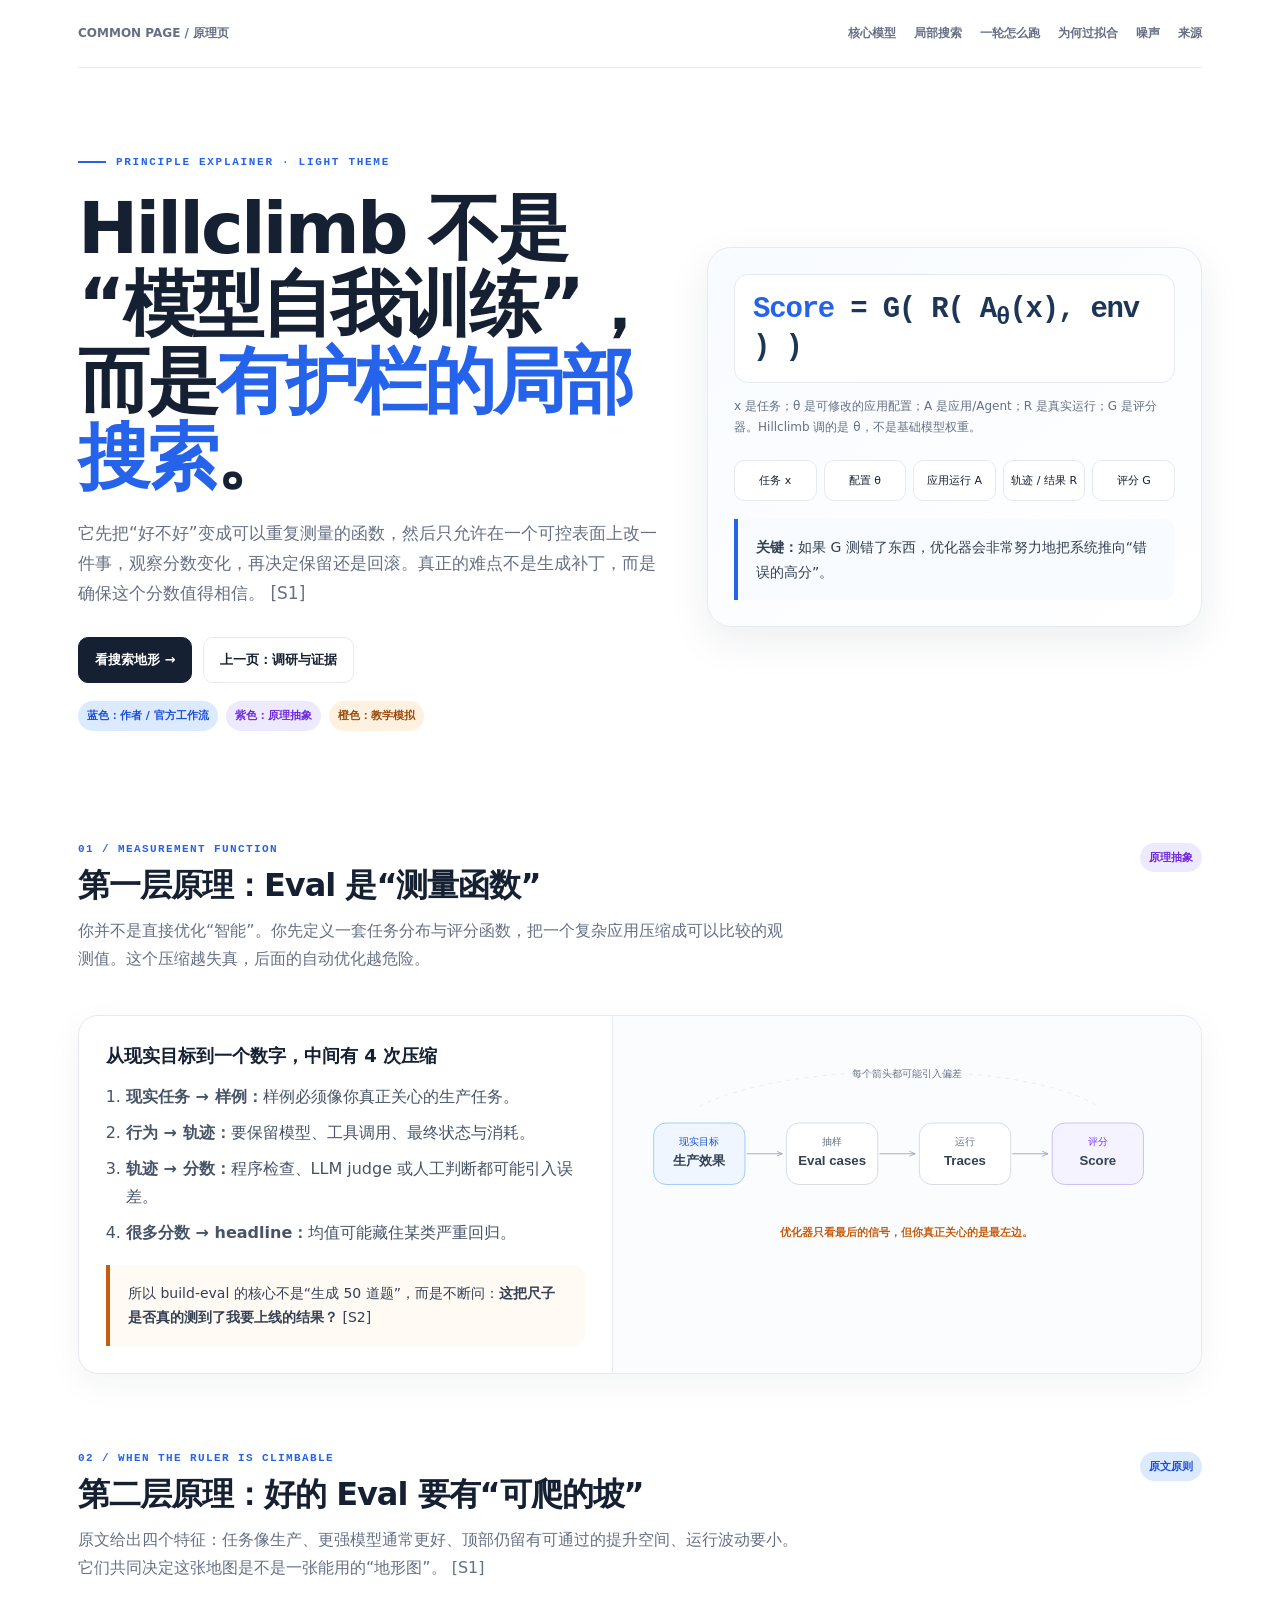
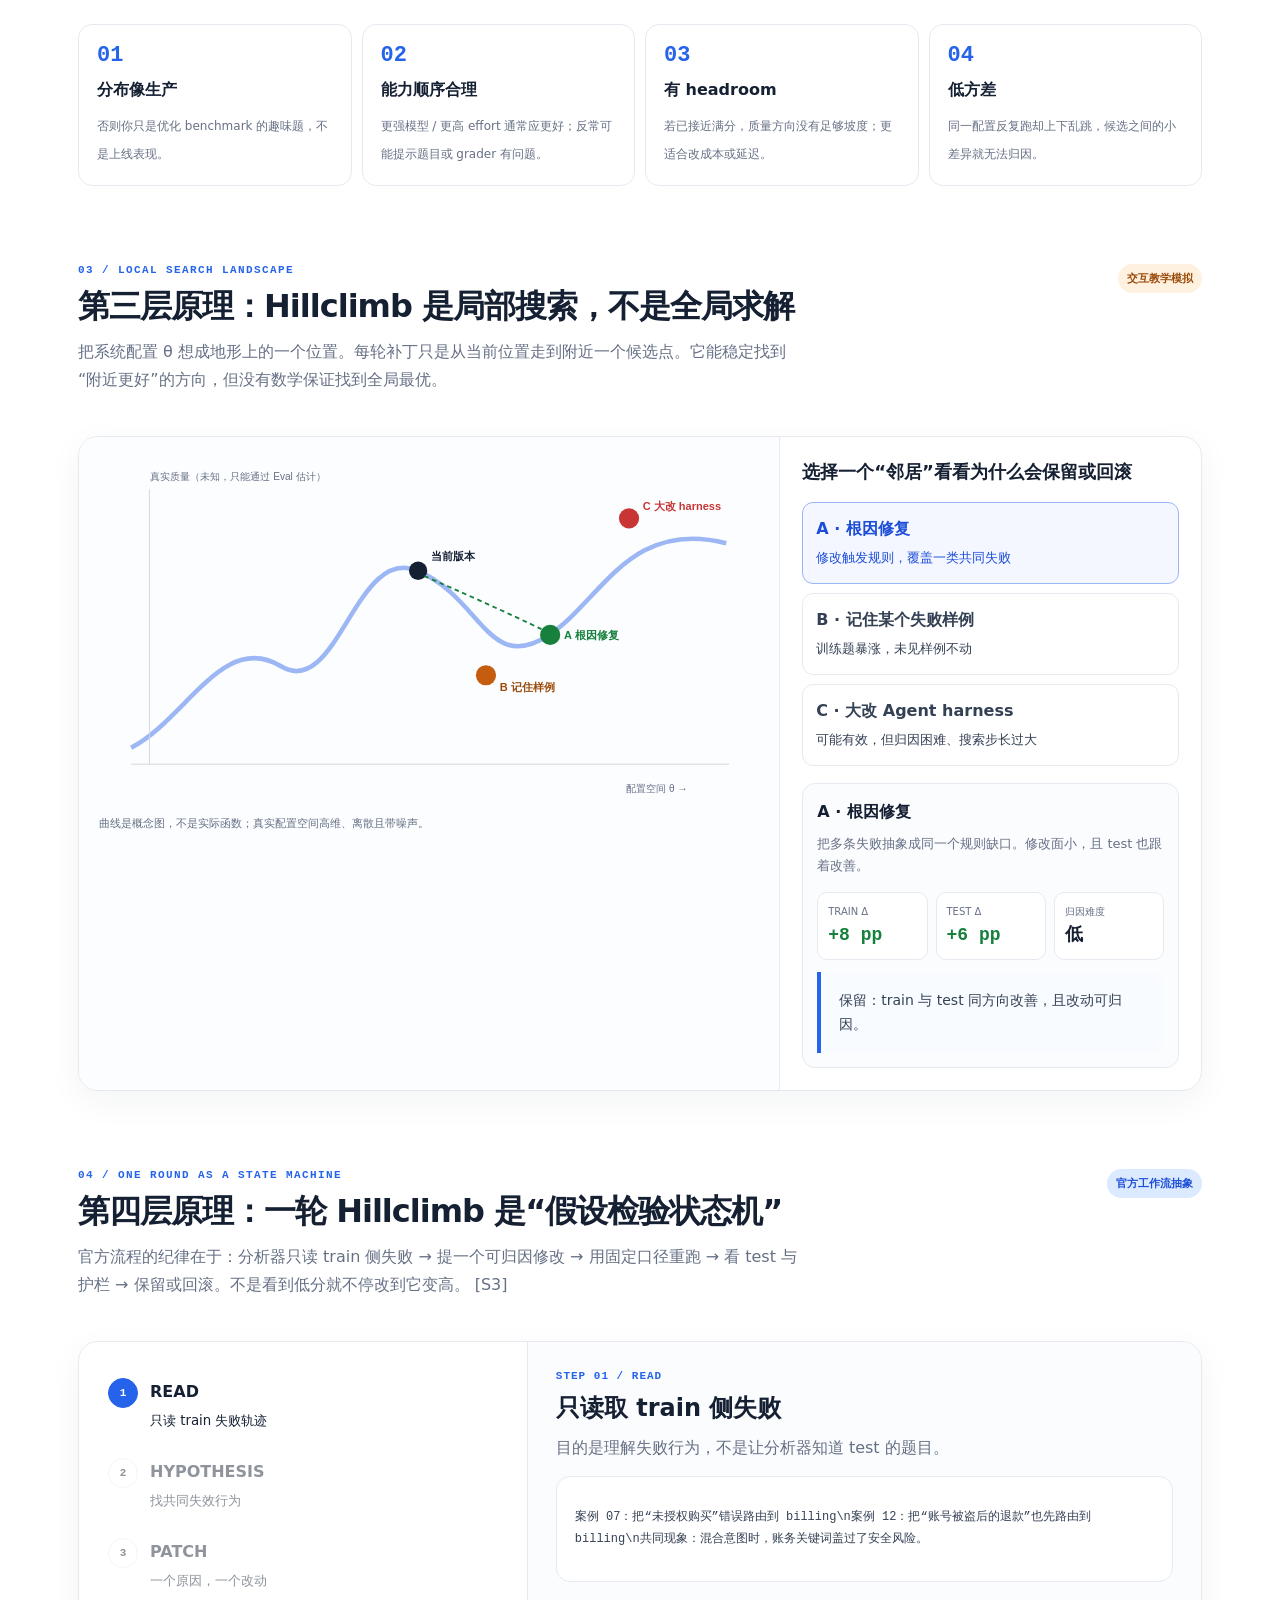
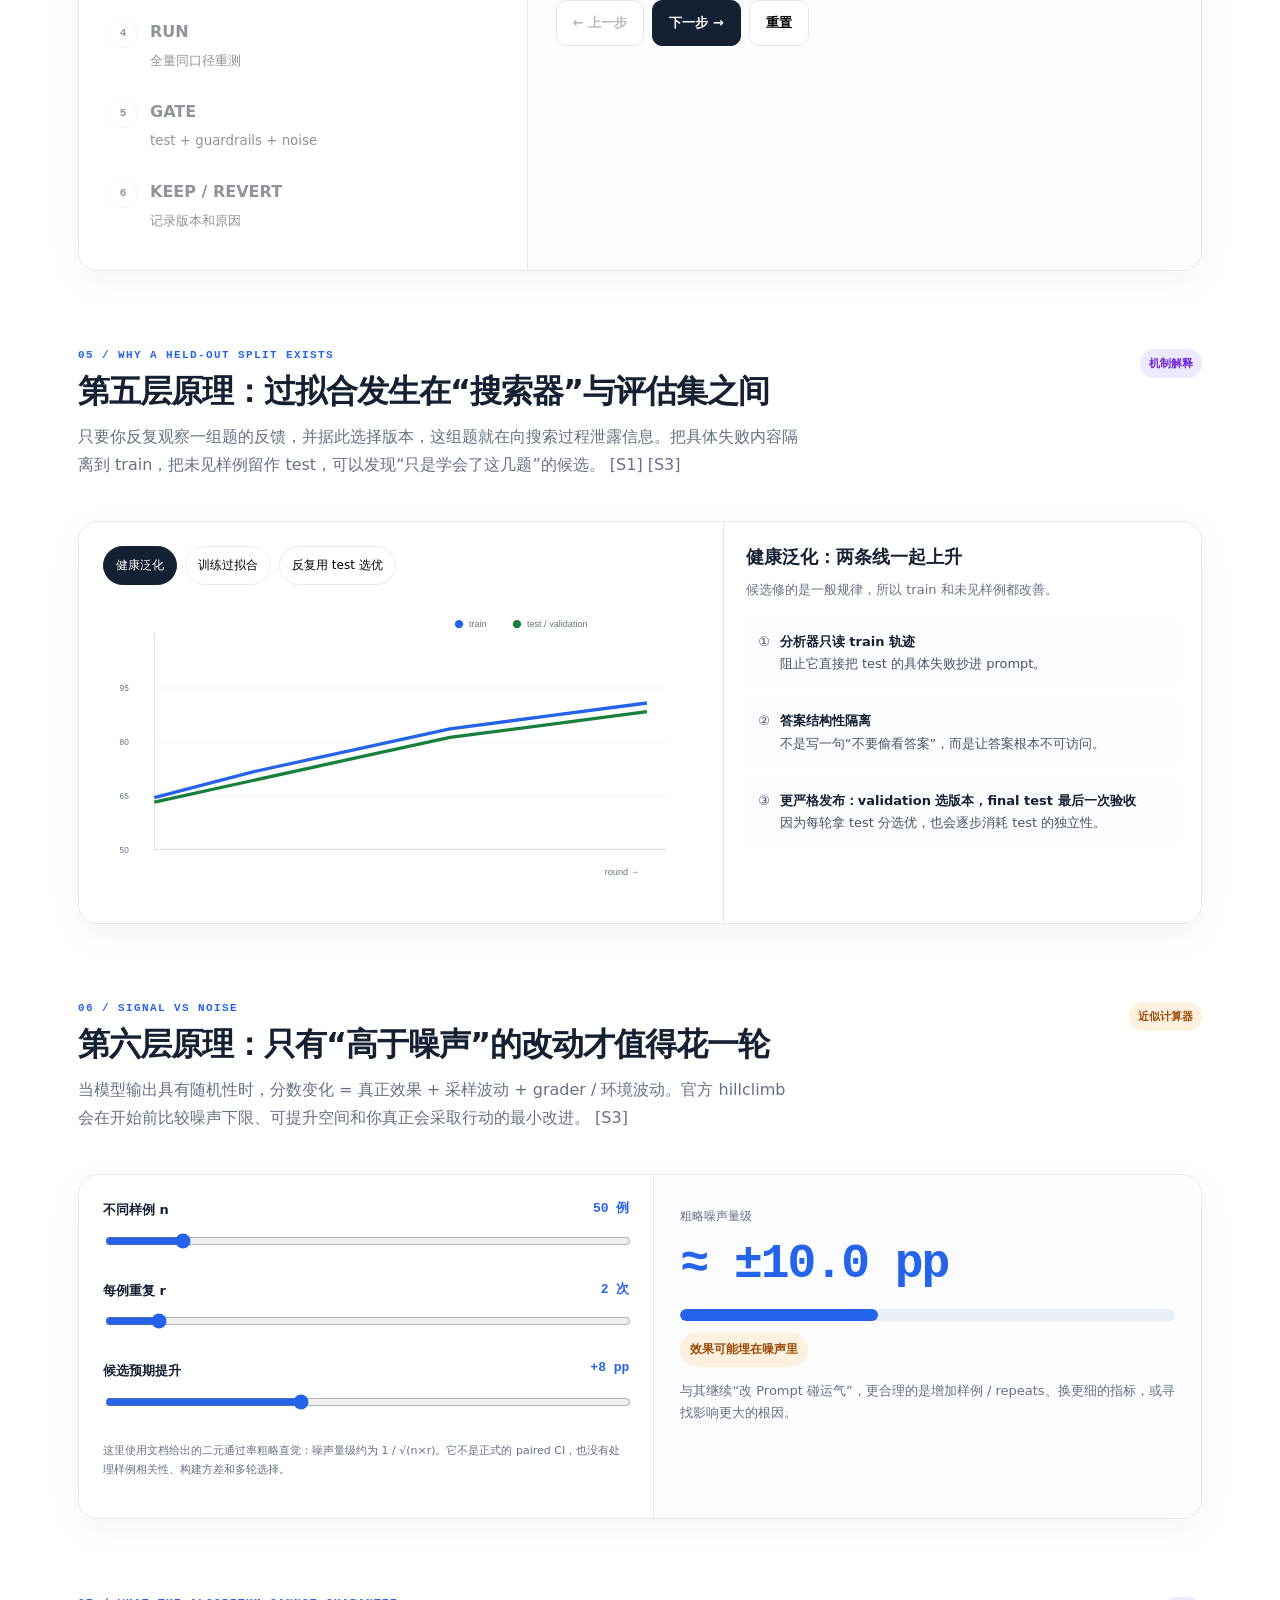
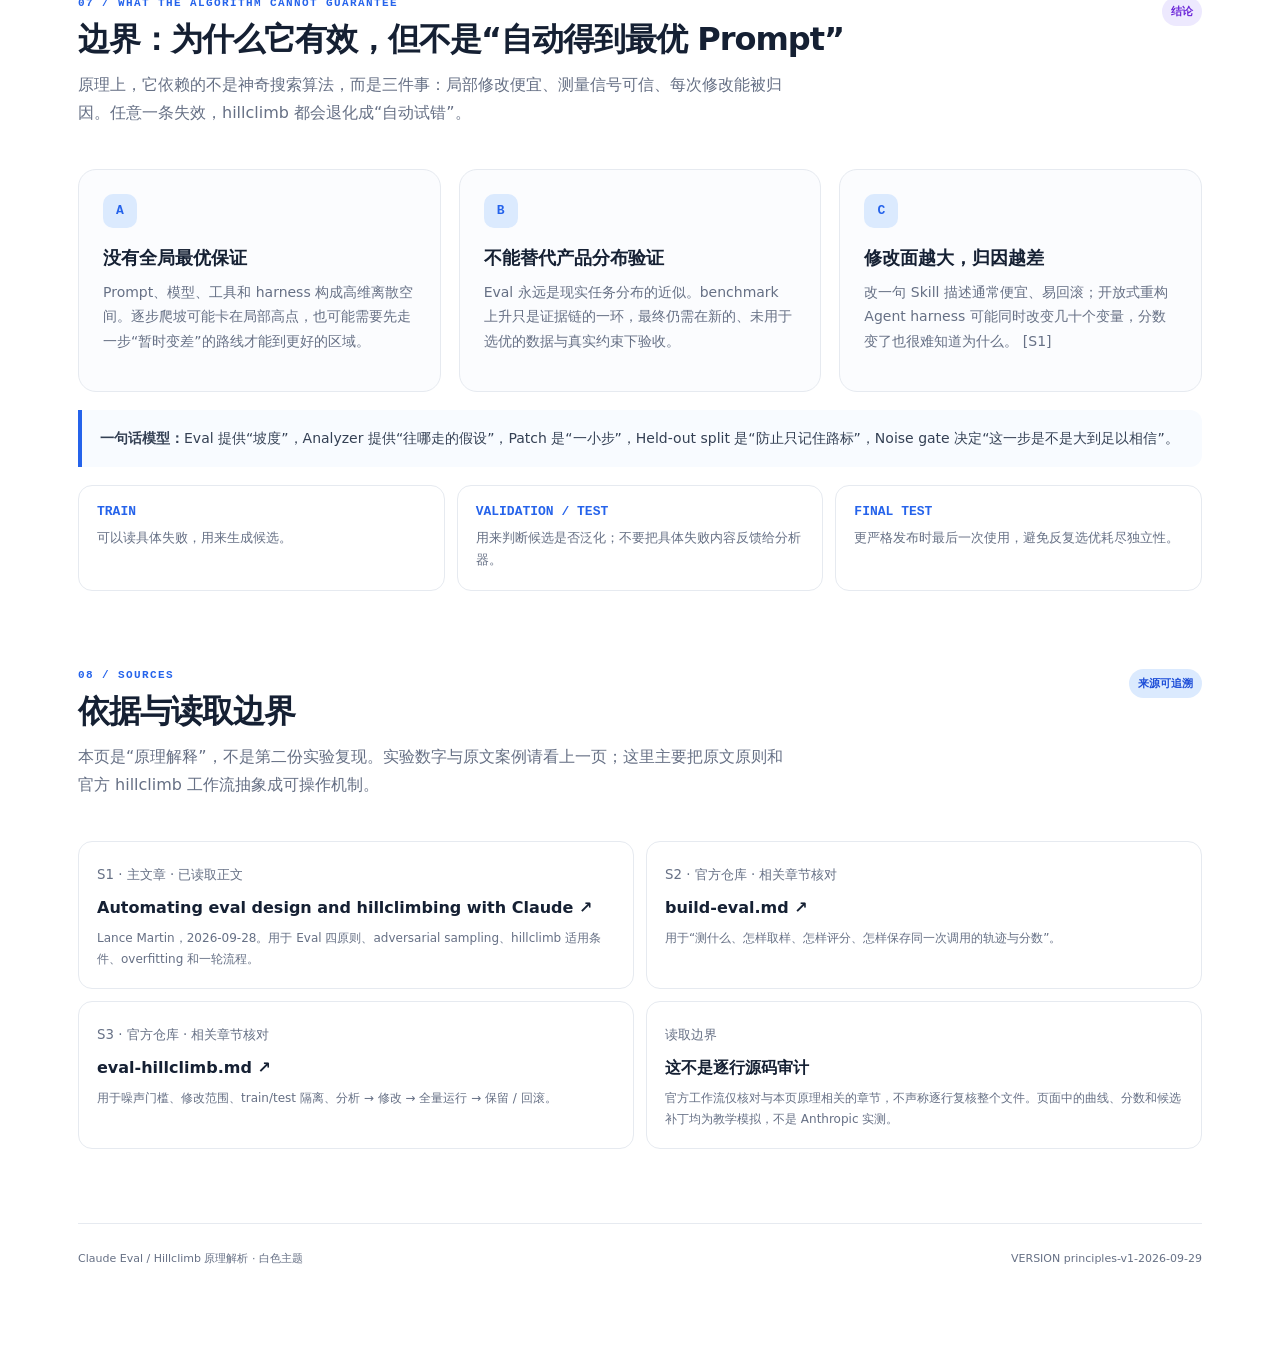
<file: research/agents/claude-eval-principles/index.html>
<!doctype html>
<html lang="zh-CN" data-version="principles-v1-2026-09-29">
<head>
<meta charset="utf-8">
<meta name="viewport" content="width=device-width,initial-scale=1">
<meta name="description" content="Claude Eval 与 Hillclimbing 原理解析：把评估看成测量函数，把优化看成有护栏的局部搜索。白色主题交互可视化。">
<meta name="theme-color" content="#ffffff">
<title>为什么 Hillclimb 有效？Claude Eval 原理解析</title>
<style>
:root{
  --bg:#ffffff;--paper:#fbfcfe;--ink:#152033;--muted:#667085;--line:#e6eaf0;
  --blue:#2563eb;--blue2:#dbeafe;--green:#16803c;--green2:#dcfce7;--orange:#c65d0e;
  --orange2:#fff1df;--red:#c73535;--red2:#fee2e2;--purple:#7c3aed;--purple2:#ede9fe;
  --shadow:0 14px 42px rgba(25,39,63,.08);--radius:18px;
  --font:Inter,"PingFang SC","Microsoft YaHei",system-ui,-apple-system,sans-serif;
  --mono:ui-monospace,SFMono-Regular,Consolas,monospace;
}
*{box-sizing:border-box}
html{scroll-behavior:smooth;scroll-padding-top:28px}
body{margin:0;background:var(--bg);color:var(--ink);font-family:var(--font);line-height:1.75}
a{color:inherit;text-decoration:none} a:hover{color:var(--blue)}
button,input{font:inherit}
button{cursor:pointer}
.shell{max-width:1180px;margin:0 auto;padding:0 28px 70px}
.top{display:flex;justify-content:space-between;gap:18px;align-items:center;padding:23px 0;border-bottom:1px solid var(--line);font-size:12px;color:var(--muted)}
.top nav{display:flex;flex-wrap:wrap;gap:18px}
.top a{font-weight:600}
.hero{padding:76px 0 46px;display:grid;grid-template-columns:1.08fr .92fr;gap:48px;align-items:center}
.kicker{display:inline-flex;gap:10px;align-items:center;font:700 11px var(--mono);letter-spacing:1.7px;color:var(--blue);text-transform:uppercase}
.kicker:before{content:"";width:28px;height:2px;background:var(--blue)}
h1{font-size:clamp(42px,6vw,72px);line-height:1.06;letter-spacing:-2.8px;margin:18px 0 24px}
h1 em{font-style:normal;color:var(--blue)}
h2{font-size:32px;line-height:1.25;letter-spacing:-1px;margin:0 0 12px}
h3{font-size:18px;line-height:1.45;margin:0 0 9px}
p{margin:0 0 14px}
.lead{font-size:17px;color:var(--muted);max-width:660px}
.actions{display:flex;gap:11px;flex-wrap:wrap;margin-top:28px}
.btn{border:1px solid var(--line);background:#fff;border-radius:10px;padding:11px 16px;font-weight:700;font-size:13px}
.btn.primary{background:var(--ink);color:#fff;border-color:var(--ink)}
.hero-card{background:linear-gradient(145deg,#f8fbff,#fff);border:1px solid var(--line);border-radius:24px;padding:26px;box-shadow:var(--shadow)}
.formula{font:700 clamp(20px,3vw,29px) var(--mono);letter-spacing:-1.2px;color:#1d3557;padding:18px 18px;background:#fff;border:1px solid var(--line);border-radius:14px}
.formula .accent{color:var(--blue)}
.formula-note{color:var(--muted);font-size:12px;margin-top:13px}
.mini-flow{display:grid;grid-template-columns:repeat(5,1fr);gap:7px;margin-top:22px;align-items:stretch}
.mini-flow span{font-size:11px;text-align:center;padding:10px 6px;border-radius:10px;background:#fff;border:1px solid var(--line)}
.mini-flow i{display:none}
.badges{display:flex;flex-wrap:wrap;gap:8px;margin-top:18px}
.badge{padding:5px 9px;border-radius:999px;font-size:11px;font-weight:700;background:#f4f6f8;color:#475467}
.badge.fact{background:var(--blue2);color:#1d4ed8}.badge.demo{background:var(--orange2);color:#9a4a09}.badge.analysis{background:var(--purple2);color:#6d28d9}
.section{padding:66px 0 12px;scroll-margin-top:20px}
.section-head{display:flex;justify-content:space-between;align-items:flex-start;gap:20px;margin-bottom:28px}
.section-head p{max-width:720px;color:var(--muted)}
.num{font:700 11px var(--mono);color:var(--blue);letter-spacing:1.4px;margin-bottom:10px}
.grid2{display:grid;grid-template-columns:repeat(2,1fr);gap:18px}
.grid3{display:grid;grid-template-columns:repeat(3,1fr);gap:18px}
.card{border:1px solid var(--line);border-radius:var(--radius);background:#fff;padding:24px;min-width:0}
.card.soft{background:var(--paper)}
.card p{color:var(--muted);font-size:14px}
.card strong{color:var(--ink)}
.icon{width:34px;height:34px;border-radius:10px;background:var(--blue2);color:var(--blue);display:grid;place-items:center;font:700 13px var(--mono);margin-bottom:17px}
.callout{border-left:4px solid var(--blue);background:#f8fbff;padding:16px 18px;border-radius:0 12px 12px 0;color:#344054;font-size:14px;margin-top:18px}
.callout.warn{border-color:var(--orange);background:#fffaf3}
.panel{border:1px solid var(--line);border-radius:20px;overflow:hidden;background:#fff;box-shadow:0 10px 34px rgba(25,39,63,.05)}
.panel-head{padding:17px 20px;border-bottom:1px solid var(--line);display:flex;justify-content:space-between;gap:14px;align-items:center;flex-wrap:wrap;background:#fcfdff}
.panel-title{font-weight:800}
.legend{display:flex;gap:13px;flex-wrap:wrap;font-size:11px;color:var(--muted)}
.dot{display:inline-block;width:8px;height:8px;border-radius:50%;margin-right:5px;background:var(--blue)}
.dot.green{background:var(--green)}.dot.orange{background:var(--orange)}.dot.red{background:var(--red)}
.measure{display:grid;grid-template-columns:1fr 1.1fr}
.measure-copy{padding:27px;border-right:1px solid var(--line)}
.measure-copy ol{padding-left:20px;margin:14px 0 0}
.measure-copy li{margin:8px 0;color:#475467}
.measure-viz{padding:24px;background:#fbfcfe}
.measure-viz svg{width:100%;height:auto;display:block}
.eval-grid{display:grid;grid-template-columns:repeat(4,1fr);gap:10px}
.eval-check{border:1px solid var(--line);border-radius:14px;padding:18px;min-height:150px}
.eval-check b{display:block;font:800 22px var(--mono);color:var(--blue);margin-bottom:8px}
.eval-check span{font-weight:750;display:block;margin-bottom:7px}
.eval-check small{color:var(--muted);font-size:12px;line-height:1.6}
.search-layout{display:grid;grid-template-columns:1.25fr .75fr}
.search-canvas{padding:20px;border-right:1px solid var(--line);background:#fcfdff}
.search-canvas svg{display:block;width:100%;height:auto}
.search-side{padding:22px}
.patch-tabs{display:grid;gap:9px;margin:17px 0}
.patch-tabs button{border:1px solid var(--line);background:#fff;border-radius:11px;text-align:left;padding:12px 13px;color:#344054}
.patch-tabs button.selected{border-color:#9ab5f4;background:#f4f7ff;color:#1d4ed8}
.readout{border:1px solid var(--line);background:var(--paper);border-radius:13px;padding:14px;margin-top:15px}
.metrics{display:grid;grid-template-columns:repeat(3,1fr);gap:8px;margin-top:10px}
.metric{padding:10px;border-radius:10px;background:#fff;border:1px solid var(--line)}
.metric span{display:block;color:var(--muted);font-size:10px}.metric b{font:800 18px var(--mono)}
.metric.good b{color:var(--green)}.metric.bad b{color:var(--red)}
.loop-grid{display:grid;grid-template-columns:.8fr 1.2fr}
.loop-steps{padding:24px;border-right:1px solid var(--line)}
.state{display:flex;gap:12px;padding:12px 5px;align-items:flex-start;opacity:.48}
.state .circle{flex:none;width:30px;height:30px;border-radius:50%;border:1px solid var(--line);display:grid;place-items:center;font:700 11px var(--mono);background:#fff}
.state.active{opacity:1}.state.active .circle{background:var(--blue);border-color:var(--blue);color:#fff}
.state.done{opacity:.8}.state.done .circle{background:var(--green2);border-color:#b8e9c8;color:var(--green)}
.loop-stage{padding:28px;min-height:350px;background:#fbfcfe}
.stage-label{font:700 11px var(--mono);color:var(--blue);letter-spacing:1px}
.stage-box{background:#fff;border:1px solid var(--line);border-radius:14px;padding:18px;margin:14px 0}
.diff{font:12px/1.8 var(--mono);white-space:pre-wrap;color:#344054}
.diff .plus{color:var(--green)}.diff .minus{color:var(--red)}
.loop-actions{display:flex;gap:8px;flex-wrap:wrap;margin-top:18px}
.overfit-layout{display:grid;grid-template-columns:1.15fr .85fr}
.overfit-chart{padding:24px;border-right:1px solid var(--line)}
.overfit-chart svg{width:100%;height:auto;display:block}
.overfit-side{padding:22px}
.toggle{display:flex;gap:8px;flex-wrap:wrap;margin-bottom:16px}
.toggle button{border:1px solid var(--line);background:#fff;border-radius:999px;padding:8px 12px;font-size:12px}
.toggle button.active{background:var(--ink);color:#fff;border-color:var(--ink)}
.rule-list{display:grid;gap:10px;margin-top:17px}
.rule{display:flex;gap:10px;padding:12px;border-radius:12px;background:var(--paper);font-size:13px;color:#475467}
.rule b{color:var(--ink)}
.calc{display:grid;grid-template-columns:1fr .95fr}
.controls{padding:24px;border-right:1px solid var(--line)}
.control{margin-bottom:22px}
.control label{display:flex;justify-content:space-between;gap:12px;font-size:13px;font-weight:700;margin-bottom:8px}
.control output{font:700 13px var(--mono);color:var(--blue)}
input[type=range]{width:100%;accent-color:var(--blue)}
.calc-result{padding:26px;background:#fbfcfe}
.big{font:800 48px var(--mono);letter-spacing:-2px;color:var(--blue);line-height:1.1;margin:9px 0}
.signalbar{height:12px;background:#e9eef6;border-radius:999px;overflow:hidden;margin:18px 0 11px}
.signalbar div{height:100%;border-radius:999px;background:var(--blue);width:50%}
.status{display:inline-block;padding:7px 10px;border-radius:999px;font-size:12px;font-weight:800}
.status.good{background:var(--green2);color:var(--green)}.status.warn{background:var(--orange2);color:#9a4a09}
.boundary{display:grid;grid-template-columns:repeat(3,1fr);gap:12px;margin-top:18px}
.bound{border:1px solid var(--line);border-radius:14px;padding:18px}
.bound b{display:block;font:800 13px var(--mono);color:var(--blue);margin-bottom:8px}
.bound p{font-size:13px;color:var(--muted);margin:0}
.sources{display:grid;grid-template-columns:1fr 1fr;gap:12px}
.source{border:1px solid var(--line);border-radius:14px;padding:18px;background:#fff}
.source small{color:var(--muted)}.source a{font-weight:800;display:block;margin:6px 0}.source p{font-size:12px;color:var(--muted);margin:0}
.footer{margin-top:62px;padding-top:25px;border-top:1px solid var(--line);display:flex;justify-content:space-between;gap:20px;color:var(--muted);font-size:11px}
code{font-family:var(--mono);background:#f2f4f7;padding:2px 5px;border-radius:5px}
.sr-note{font-size:11px;color:var(--muted)}
@media(max-width:880px){
  .hero,.grid2,.measure,.search-layout,.loop-grid,.overfit-layout,.calc{grid-template-columns:1fr}
  .grid3{grid-template-columns:1fr}
  .eval-grid{grid-template-columns:1fr 1fr}
  .measure-copy,.search-canvas,.loop-steps,.overfit-chart,.controls{border-right:0;border-bottom:1px solid var(--line)}
  .hero{padding-top:48px}
}
@media(max-width:560px){
  .shell{padding-left:17px;padding-right:17px}
  .top{align-items:flex-start;flex-direction:column}.top nav{gap:12px}
  h1{font-size:43px;letter-spacing:-1.7px}
  h2{font-size:27px}
  .section{padding-top:52px}
  .section-head{flex-direction:column}
  .eval-grid,.metrics,.boundary,.sources{grid-template-columns:1fr}
  .mini-flow{grid-template-columns:1fr}
  .mini-flow span{text-align:left}
  .big{font-size:39px}
}
@media(prefers-reduced-motion:reduce){html{scroll-behavior:auto}}
</style>
</head>
<body>
<div class="shell">
<header class="top">
  <a href="../../../">COMMON PAGE / 原理页</a>
  <nav aria-label="页面目录">
    <a href="#core">核心模型</a><a href="#search">局部搜索</a><a href="#loop">一轮怎么跑</a><a href="#overfit">为何过拟合</a><a href="#noise">噪声</a><a href="#sources">来源</a>
  </nav>
</header>

<section class="hero" id="core">
  <div>
    <div class="kicker">Principle explainer · light theme</div>
    <h1>Hillclimb 不是“模型自我训练”，<br>而是<em>有护栏的局部搜索</em>。</h1>
    <p class="lead">它先把“好不好”变成可以重复测量的函数，然后只允许在一个可控表面上改一件事，观察分数变化，再决定保留还是回滚。真正的难点不是生成补丁，而是确保这个分数值得相信。<a href="#s1" aria-label="来源 S1"> [S1]</a></p>
    <div class="actions">
      <a class="btn primary" href="#search">看搜索地形 →</a>
      <a class="btn" href="../claude-eval-hillclimb/">上一页：调研与证据</a>
    </div>
    <div class="badges">
      <span class="badge fact">蓝色：作者 / 官方工作流</span>
      <span class="badge analysis">紫色：原理抽象</span>
      <span class="badge demo">橙色：教学模拟</span>
    </div>
  </div>
  <div class="hero-card">
    <div class="formula"><span class="accent">Score</span> = G( R( A<sub>θ</sub>(x), env ) )</div>
    <div class="formula-note">x 是任务；θ 是可修改的应用配置；A 是应用/Agent；R 是真实运行；G 是评分器。Hillclimb 调的是 θ，不是基础模型权重。</div>
    <div class="mini-flow" aria-label="评估函数五段流程">
      <span>任务 x</span><span>配置 θ</span><span>应用运行 A</span><span>轨迹 / 结果 R</span><span>评分 G</span>
    </div>
    <div class="callout"><strong>关键：</strong>如果 G 测错了东西，优化器会非常努力地把系统推向“错误的高分”。</div>
  </div>
</section>

<section class="section" id="signal">
  <div class="section-head">
    <div><div class="num">01 / MEASUREMENT FUNCTION</div><h2>第一层原理：Eval 是“测量函数”</h2><p>你并不是直接优化“智能”。你先定义一套任务分布与评分函数，把一个复杂应用压缩成可以比较的观测值。这个压缩越失真，后面的自动优化越危险。</p></div>
    <span class="badge analysis">原理抽象</span>
  </div>
  <div class="panel measure">
    <div class="measure-copy">
      <h3>从现实目标到一个数字，中间有 4 次压缩</h3>
      <ol>
        <li><strong>现实任务 → 样例：</strong>样例必须像你真正关心的生产任务。</li>
        <li><strong>行为 → 轨迹：</strong>要保留模型、工具调用、最终状态与消耗。</li>
        <li><strong>轨迹 → 分数：</strong>程序检查、LLM judge 或人工判断都可能引入误差。</li>
        <li><strong>很多分数 → headline：</strong>均值可能藏住某类严重回归。</li>
      </ol>
      <div class="callout warn">所以 build-eval 的核心不是“生成 50 道题”，而是不断问：<strong>这把尺子是否真的测到了我要上线的结果？</strong><a href="#s2"> [S2]</a></div>
    </div>
    <div class="measure-viz">
      <svg viewBox="0 0 650 300" role="img" aria-label="现实目标被逐层压缩为单个分数的示意图">
        <defs><marker id="m1" markerWidth="8" markerHeight="8" refX="7" refY="4" orient="auto"><path d="M0 1L7 4L0 7" fill="none" stroke="#98a2b3"/></marker></defs>
        <g font-family="Inter, sans-serif">
          <rect x="20" y="100" width="110" height="74" rx="15" fill="#eff6ff" stroke="#93c5fd"/><text x="75" y="127" text-anchor="middle" fill="#1d4ed8" font-size="12">现实目标</text><text x="75" y="151" text-anchor="middle" fill="#344054" font-size="16" font-weight="700">生产效果</text>
          <path d="M132 137H175" stroke="#98a2b3" marker-end="url(#m1)"/>
          <rect x="180" y="100" width="110" height="74" rx="15" fill="#fff" stroke="#d0d5dd"/><text x="235" y="127" text-anchor="middle" fill="#667085" font-size="12">抽样</text><text x="235" y="151" text-anchor="middle" fill="#344054" font-size="16" font-weight="700">Eval cases</text>
          <path d="M292 137H335" stroke="#98a2b3" marker-end="url(#m1)"/>
          <rect x="340" y="100" width="110" height="74" rx="15" fill="#fff" stroke="#d0d5dd"/><text x="395" y="127" text-anchor="middle" fill="#667085" font-size="12">运行</text><text x="395" y="151" text-anchor="middle" fill="#344054" font-size="16" font-weight="700">Traces</text>
          <path d="M452 137H495" stroke="#98a2b3" marker-end="url(#m1)"/>
          <rect x="500" y="100" width="110" height="74" rx="15" fill="#f5f3ff" stroke="#c4b5fd"/><text x="555" y="127" text-anchor="middle" fill="#7c3aed" font-size="12">评分</text><text x="555" y="151" text-anchor="middle" fill="#344054" font-size="16" font-weight="700">Score</text>
          <text x="325" y="45" text-anchor="middle" fill="#667085" font-size="12">每个箭头都可能引入偏差</text>
          <path d="M75 80 C180 24,470 24,555 80" fill="none" stroke="#e6eaf0" stroke-dasharray="5 6"/>
          <text x="325" y="236" text-anchor="middle" fill="#c65d0e" font-size="13" font-weight="700">优化器只看最后的信号，但你真正关心的是最左边。</text>
        </g>
      </svg>
    </div>
  </div>
</section>

<section class="section" id="eval">
  <div class="section-head">
    <div><div class="num">02 / WHEN THE RULER IS CLIMBABLE</div><h2>第二层原理：好的 Eval 要有“可爬的坡”</h2><p>原文给出四个特征：任务像生产、更强模型通常更好、顶部仍留有可通过的提升空间、运行波动要小。它们共同决定这张地图是不是一张能用的“地形图”。<a href="#s1"> [S1]</a></p></div>
    <span class="badge fact">原文原则</span>
  </div>
  <div class="eval-grid">
    <div class="eval-check"><b>01</b><span>分布像生产</span><small>否则你只是优化 benchmark 的趣味题，不是上线表现。</small></div>
    <div class="eval-check"><b>02</b><span>能力顺序合理</span><small>更强模型 / 更高 effort 通常应更好；反常可能提示题目或 grader 有问题。</small></div>
    <div class="eval-check"><b>03</b><span>有 headroom</span><small>若已接近满分，质量方向没有足够坡度；更适合改成本或延迟。</small></div>
    <div class="eval-check"><b>04</b><span>低方差</span><small>同一配置反复跑却上下乱跳，候选之间的小差异就无法归因。</small></div>
  </div>
</section>

<section class="section" id="search">
  <div class="section-head">
    <div><div class="num">03 / LOCAL SEARCH LANDSCAPE</div><h2>第三层原理：Hillclimb 是局部搜索，不是全局求解</h2><p>把系统配置 θ 想成地形上的一个位置。每轮补丁只是从当前位置走到附近一个候选点。它能稳定找到“附近更好”的方向，但没有数学保证找到全局最优。</p></div>
    <span class="badge demo">交互教学模拟</span>
  </div>
  <div class="panel search-layout">
    <div class="search-canvas">
      <svg id="landscape" viewBox="0 0 720 390" role="img" aria-label="质量地形与三个候选补丁">
        <g font-family="Inter, sans-serif">
          <path d="M35 317 C95 286 135 190 198 228 C260 266 280 95 347 124 C418 154 424 238 491 194 C548 156 578 67 684 94" fill="none" stroke="#9db7f5" stroke-width="5"/>
          <path d="M35 335H687" stroke="#d0d5dd"/><path d="M55 35V335" stroke="#d0d5dd"/>
          <text x="56" y="25" fill="#667085" font-size="11">真实质量（未知，只能通过 Eval 估计）</text>
          <text x="575" y="365" fill="#667085" font-size="11">配置空间 θ →</text>
          <circle cx="348" cy="124" r="10" fill="#152033"/><text x="362" y="112" fill="#152033" font-size="12" font-weight="700">当前版本</text>
          <g id="candidate-a"><circle cx="492" cy="194" r="11" fill="#16803c"/><text x="507" y="198" fill="#16803c" font-size="12" font-weight="700">A 根因修复</text></g>
          <g id="candidate-b"><circle cx="422" cy="238" r="11" fill="#c65d0e"/><text x="437" y="255" fill="#9a4a09" font-size="12" font-weight="700">B 记住样例</text></g>
          <g id="candidate-c"><circle cx="578" cy="67" r="11" fill="#c73535"/><text x="593" y="58" fill="#c73535" font-size="12" font-weight="700">C 大改 harness</text></g>
          <path id="move-arrow" d="M355 130 C390 145,450 172,483 188" fill="none" stroke="#16803c" stroke-width="2" stroke-dasharray="5 4"/>
        </g>
      </svg>
      <div class="sr-note">曲线是概念图，不是实际函数；真实配置空间高维、离散且带噪声。</div>
    </div>
    <div class="search-side">
      <h3>选择一个“邻居”看看为什么会保留或回滚</h3>
      <div class="patch-tabs" id="patch-tabs">
        <button type="button" class="selected" data-patch="0"><strong>A · 根因修复</strong><br><small>修改触发规则，覆盖一类共同失败</small></button>
        <button type="button" data-patch="1"><strong>B · 记住某个失败样例</strong><br><small>训练题暴涨，未见样例不动</small></button>
        <button type="button" data-patch="2"><strong>C · 大改 Agent harness</strong><br><small>可能有效，但归因困难、搜索步长过大</small></button>
      </div>
      <div class="readout" aria-live="polite">
        <strong id="patch-title"></strong>
        <p id="patch-desc" style="font-size:13px;color:#667085;margin-top:7px"></p>
        <div class="metrics">
          <div class="metric" id="train-metric"><span>TRAIN Δ</span><b id="train-delta"></b></div>
          <div class="metric" id="test-metric"><span>TEST Δ</span><b id="test-delta"></b></div>
          <div class="metric"><span>归因难度</span><b id="attrib"></b></div>
        </div>
        <div id="patch-verdict" class="callout" style="margin-top:12px"></div>
      </div>
    </div>
  </div>
</section>

<section class="section" id="loop">
  <div class="section-head">
    <div><div class="num">04 / ONE ROUND AS A STATE MACHINE</div><h2>第四层原理：一轮 Hillclimb 是“假设检验状态机”</h2><p>官方流程的纪律在于：分析器只读 train 侧失败 → 提一个可归因修改 → 用固定口径重跑 → 看 test 与护栏 → 保留或回滚。不是看到低分就不停改到它变高。<a href="#s3"> [S3]</a></p></div>
    <span class="badge fact">官方工作流抽象</span>
  </div>
  <div class="panel loop-grid">
    <div class="loop-steps" id="loop-steps">
      <div class="state active"><div class="circle">1</div><div><strong>READ</strong><br><small>只读 train 失败轨迹</small></div></div>
      <div class="state"><div class="circle">2</div><div><strong>HYPOTHESIS</strong><br><small>找共同失效行为</small></div></div>
      <div class="state"><div class="circle">3</div><div><strong>PATCH</strong><br><small>一个原因，一个改动</small></div></div>
      <div class="state"><div class="circle">4</div><div><strong>RUN</strong><br><small>全量同口径重测</small></div></div>
      <div class="state"><div class="circle">5</div><div><strong>GATE</strong><br><small>test + guardrails + noise</small></div></div>
      <div class="state"><div class="circle">6</div><div><strong>KEEP / REVERT</strong><br><small>记录版本和原因</small></div></div>
    </div>
    <div class="loop-stage">
      <div class="stage-label" id="stage-label">STEP 01 / READ</div>
      <h3 id="stage-title" style="font-size:24px;margin-top:9px"></h3>
      <p id="stage-copy" style="color:#667085"></p>
      <div class="stage-box" id="stage-box"></div>
      <div class="loop-actions"><button type="button" class="btn" id="loop-prev">← 上一步</button><button type="button" class="btn primary" id="loop-next">下一步 →</button><button type="button" class="btn" id="loop-reset">重置</button></div>
    </div>
  </div>
</section>

<section class="section" id="overfit">
  <div class="section-head">
    <div><div class="num">05 / WHY A HELD-OUT SPLIT EXISTS</div><h2>第五层原理：过拟合发生在“搜索器”与评估集之间</h2><p>只要你反复观察一组题的反馈，并据此选择版本，这组题就在向搜索过程泄露信息。把具体失败内容隔离到 train，把未见样例留作 test，可以发现“只是学会了这几题”的候选。<a href="#s1"> [S1]</a><a href="#s3"> [S3]</a></p></div>
    <span class="badge analysis">机制解释</span>
  </div>
  <div class="panel overfit-layout">
    <div class="overfit-chart">
      <div class="toggle" id="overfit-toggle"><button type="button" class="active" data-mode="healthy">健康泛化</button><button type="button" data-mode="overfit">训练过拟合</button><button type="button" data-mode="adaptive">反复用 test 选优</button></div>
      <svg id="overfit-svg" viewBox="0 0 720 360" role="img" aria-label="多轮迭代下 train 与 test 分数变化">
        <g font-family="Inter, sans-serif">
          <path d="M62 40V300H680" fill="none" stroke="#d0d5dd"/>
          <g stroke="#eef1f5"><path d="M62 235H680"/><path d="M62 170H680"/><path d="M62 105H680"/></g>
          <text x="20" y="304" fill="#667085" font-size="10">50</text><text x="20" y="239" fill="#667085" font-size="10">65</text><text x="20" y="174" fill="#667085" font-size="10">80</text><text x="20" y="109" fill="#667085" font-size="10">95</text>
          <text x="606" y="331" fill="#667085" font-size="11">round →</text>
          <path id="train-line" d="" fill="none" stroke="#2563eb" stroke-width="4"/>
          <path id="test-line" d="" fill="none" stroke="#16803c" stroke-width="4"/>
          <g fill="#667085" font-size="11"><circle cx="430" cy="28" r="5" fill="#2563eb"/><text x="442" y="32">train</text><circle cx="500" cy="28" r="5" fill="#16803c"/><text x="512" y="32">test / validation</text></g>
        </g>
      </svg>
    </div>
    <div class="overfit-side">
      <h3 id="overfit-title"></h3>
      <p id="overfit-copy" style="font-size:13px;color:#667085"></p>
      <div class="rule-list">
        <div class="rule"><span>①</span><div><b>分析器只读 train 轨迹</b><br>阻止它直接把 test 的具体失败抄进 prompt。</div></div>
        <div class="rule"><span>②</span><div><b>答案结构性隔离</b><br>不是写一句“不要偷看答案”，而是让答案根本不可访问。</div></div>
        <div class="rule"><span>③</span><div><b>更严格发布：validation 选版本，final test 最后一次验收</b><br>因为每轮拿 test 分选优，也会逐步消耗 test 的独立性。</div></div>
      </div>
    </div>
  </div>
</section>

<section class="section" id="noise">
  <div class="section-head">
    <div><div class="num">06 / SIGNAL VS NOISE</div><h2>第六层原理：只有“高于噪声”的改动才值得花一轮</h2><p>当模型输出具有随机性时，分数变化 = 真正效果 + 采样波动 + grader / 环境波动。官方 hillclimb 会在开始前比较噪声下限、可提升空间和你真正会采取行动的最小改进。<a href="#s3"> [S3]</a></p></div>
    <span class="badge demo">近似计算器</span>
  </div>
  <div class="panel calc">
    <div class="controls">
      <div class="control"><label for="n-cases">不同样例 n <output id="n-out"></output></label><input id="n-cases" type="range" min="10" max="300" step="10" value="50"></div>
      <div class="control"><label for="n-reps">每例重复 r <output id="r-out"></output></label><input id="n-reps" type="range" min="1" max="12" step="1" value="2"></div>
      <div class="control"><label for="effect">候选预期提升 <output id="e-out"></output></label><input id="effect" type="range" min="1" max="20" step="1" value="8"></div>
      <p class="sr-note">这里使用文档给出的二元通过率粗略直觉：噪声量级约为 1 / √(n×r)。它不是正式的 paired CI，也没有处理样例相关性、构建方差和多轮选择。</p>
    </div>
    <div class="calc-result">
      <span style="font-size:12px;color:#667085">粗略噪声量级</span>
      <div class="big" id="noise-value"></div>
      <div class="signalbar"><div id="signal-fill"></div></div>
      <span id="detect-status" class="status"></span>
      <p id="noise-copy" style="font-size:13px;color:#667085;margin-top:13px"></p>
    </div>
  </div>
</section>

<section class="section" id="limits">
  <div class="section-head">
    <div><div class="num">07 / WHAT THE ALGORITHM CANNOT GUARANTEE</div><h2>边界：为什么它有效，但不是“自动得到最优 Prompt”</h2><p>原理上，它依赖的不是神奇搜索算法，而是三件事：局部修改便宜、测量信号可信、每次修改能被归因。任意一条失效，hillclimb 都会退化成“自动试错”。</p></div>
    <span class="badge analysis">结论</span>
  </div>
  <div class="grid3">
    <div class="card soft"><div class="icon">A</div><h3>没有全局最优保证</h3><p>Prompt、模型、工具和 harness 构成高维离散空间。逐步爬坡可能卡在局部高点，也可能需要先走一步“暂时变差”的路线才能到更好的区域。</p></div>
    <div class="card soft"><div class="icon">B</div><h3>不能替代产品分布验证</h3><p>Eval 永远是现实任务分布的近似。benchmark 上升只是证据链的一环，最终仍需在新的、未用于选优的数据与真实约束下验收。</p></div>
    <div class="card soft"><div class="icon">C</div><h3>修改面越大，归因越差</h3><p>改一句 Skill 描述通常便宜、易回滚；开放式重构 Agent harness 可能同时改变几十个变量，分数变了也很难知道为什么。<a href="#s1"> [S1]</a></p></div>
  </div>
  <div class="callout"><strong>一句话模型：</strong>Eval 提供“坡度”，Analyzer 提供“往哪走的假设”，Patch 是“一小步”，Held-out split 是“防止只记住路标”，Noise gate 决定“这一步是不是大到足以相信”。</div>
  <div class="boundary">
    <div class="bound"><b>TRAIN</b><p>可以读具体失败，用来生成候选。</p></div>
    <div class="bound"><b>VALIDATION / TEST</b><p>用来判断候选是否泛化；不要把具体失败内容反馈给分析器。</p></div>
    <div class="bound"><b>FINAL TEST</b><p>更严格发布时最后一次使用，避免反复选优耗尽独立性。</p></div>
  </div>
</section>

<section class="section" id="sources">
  <div class="section-head">
    <div><div class="num">08 / SOURCES</div><h2>依据与读取边界</h2><p>本页是“原理解释”，不是第二份实验复现。实验数字与原文案例请看上一页；这里主要把原文原则和官方 hillclimb 工作流抽象成可操作机制。</p></div>
    <span class="badge fact">来源可追溯</span>
  </div>
  <div class="sources">
    <article class="source" id="s1"><small>S1 · 主文章 · 已读取正文</small><a target="_blank" rel="noopener noreferrer" href="https://claude.dev/blog/automating-eval-design-and-hillclimbing/">Automating eval design and hillclimbing with Claude ↗</a><p>Lance Martin，2026-09-28。用于 Eval 四原则、adversarial sampling、hillclimb 适用条件、overfitting 和一轮流程。</p></article>
    <article class="source" id="s2"><small>S2 · 官方仓库 · 相关章节核对</small><a target="_blank" rel="noopener noreferrer" href="https://github.com/anthropics/skills/blob/8a1541c4a3ffa5a20a5a91de0dcf3f0bab1d1ef4/skills/claude-api/shared/evals/build-eval.md">build-eval.md ↗</a><p>用于“测什么、怎样取样、怎样评分、怎样保存同一次调用的轨迹与分数”。</p></article>
    <article class="source" id="s3"><small>S3 · 官方仓库 · 相关章节核对</small><a target="_blank" rel="noopener noreferrer" href="https://github.com/anthropics/skills/blob/8a1541c4a3ffa5a20a5a91de0dcf3f0bab1d1ef4/skills/claude-api/shared/evals/eval-hillclimb.md">eval-hillclimb.md ↗</a><p>用于噪声门槛、修改范围、train/test 隔离、分析 → 修改 → 全量运行 → 保留 / 回滚。</p></article>
    <article class="source"><small>读取边界</small><strong style="display:block;margin:6px 0">这不是逐行源码审计</strong><p>官方工作流仅核对与本页原理相关的章节，不声称逐行复核整个文件。页面中的曲线、分数和候选补丁均为教学模拟，不是 Anthropic 实测。</p></article>
  </div>
</section>

<footer class="footer">
  <span>Claude Eval / Hillclimb 原理解析 · 白色主题</span>
  <span class="mono">VERSION principles-v1-2026-09-29</span>
</footer>
</div>

<script>
(function(){
  var patches=[
    {title:'A · 根因修复',desc:'把多条失败抽象成同一个规则缺口。修改面小，且 test 也跟着改善。',train:'+8 pp',test:'+6 pp',attrib:'低',kind:'keep',verdict:'保留：train 与 test 同方向改善，且改动可归因。'},
    {title:'B · 记住样例',desc:'把某个 train 失败里的具体措辞写进 Prompt。本轮训练题很好看，但未见样例几乎不变。',train:'+13 pp',test:'+0 pp',attrib:'低',kind:'revert',verdict:'回滚：这是典型的“只学会了你给它看的题”。'},
    {title:'C · 大改 harness',desc:'一次加入工具、改 Prompt、换模型、改 loop。即使分数上涨，也很难知道是哪一个因素造成。',train:'+10 pp',test:'+7 pp',attrib:'高',kind:'caution',verdict:'谨慎：可能有效，但步长太大，难以归因；更适合拆成多轮。'}
  ];
  var tabs=document.querySelectorAll('[data-patch]');
  function setPatch(i){
    var p=patches[i];
    tabs.forEach(function(b){b.classList.toggle('selected',Number(b.getAttribute('data-patch'))===i);});
    document.getElementById('patch-title').textContent=p.title;
    document.getElementById('patch-desc').textContent=p.desc;
    document.getElementById('train-delta').textContent=p.train;
    document.getElementById('test-delta').textContent=p.test;
    document.getElementById('attrib').textContent=p.attrib;
    var tm=document.getElementById('train-metric'), xm=document.getElementById('test-metric');
    tm.className='metric '+(i===1?'bad':'good');
    xm.className='metric '+(i===1?'bad':'good');
    var v=document.getElementById('patch-verdict');
    v.textContent=p.verdict;
    v.className='callout'+(p.kind==='keep'?'': ' warn');
    var arrow=document.getElementById('move-arrow');
    if(i===0){arrow.setAttribute('d','M355 130 C390 145,450 172,483 188');arrow.setAttribute('stroke','#16803c');}
    if(i===1){arrow.setAttribute('d','M355 130 C375 168,398 213,414 231');arrow.setAttribute('stroke','#c65d0e');}
    if(i===2){arrow.setAttribute('d','M355 122 C430 76,510 66,567 67');arrow.setAttribute('stroke','#c73535');}
  }
  tabs.forEach(function(b){b.addEventListener('click',function(){setPatch(Number(b.getAttribute('data-patch')));});});
  setPatch(0);

  var stages=[
    {label:'STEP 01 / READ',title:'只读取 train 侧失败',copy:'目的是理解失败行为，不是让分析器知道 test 的题目。',box:'案例 07：把“未授权购买”错误路由到 billing\\n案例 12：把“账号被盗后的退款”也先路由到 billing\\n共同现象：混合意图时，账务关键词盖过了安全风险。'},
    {label:'STEP 02 / HYPOTHESIS',title:'把失败内容抽象成一个“行为原因”',copy:'一个好假设应该能覆盖多道题，而且不是把题目的具体名词抄回 Prompt。',box:'假设：路由规则缺少“安全风险优先于账务处理”的 tie-break。'},
    {label:'STEP 03 / PATCH',title:'只围绕这一个原因修改',copy:'diff 可以改多行，但所有改动都应该服务于同一个假设。',box:'- 先按关键词匹配 billing / support\\n+ 先判断账号接管、未授权操作或安全风险\\n+ 命中安全风险时优先 security\\n+ 否则再判断账务 / 支持'},
    {label:'STEP 04 / RUN',title:'对固定全集重新跑',copy:'同样的 cases、reps、grader、环境和模型口径。这样 delta 才可比较。',box:'baseline → train 78 / test 80\\ncandidate → train 86 / test 85\\nerrors / retries / served model 同时记录。'},
    {label:'STEP 05 / GATE',title:'判断“效果”是否超过噪声且没有破坏护栏',copy:'不是 train 涨了就算赢。重点看未见样例、成本 / 延迟等 guardrails 和统计分辨率。',box:'train +8 pp\\ntest +5 pp\\nnoise floor ≈ ±3 pp\\n成本基本持平 → 候选有可观察的泛化信号。'},
    {label:'STEP 06 / KEEP',title:'保留，并把这一轮变成可复查历史',copy:'保存 change.md、patch、results 和 traces；下一轮从这个版本继续。若 test 不动或回归，则恢复上一版本。',box:'KEEP v1\\n原因：根因可解释 + test 改善超过噪声 + guardrails 未回退。'}
  ];
  var step=0;
  function renderStage(){
    var s=stages[step];
    document.getElementById('stage-label').textContent=s.label;
    document.getElementById('stage-title').textContent=s.title;
    document.getElementById('stage-copy').textContent=s.copy;
    var box=document.getElementById('stage-box');
    box.innerHTML='';
    var pre=document.createElement('pre');pre.className='diff';pre.textContent=s.box;box.appendChild(pre);
    var states=document.querySelectorAll('#loop-steps .state');
    states.forEach(function(el,i){el.classList.toggle('active',i===step);el.classList.toggle('done',i<step);});
    document.getElementById('loop-prev').disabled=step===0;
    document.getElementById('loop-next').disabled=step===stages.length-1;
  }
  document.getElementById('loop-next').addEventListener('click',function(){if(step<stages.length-1){step++;renderStage();}});
  document.getElementById('loop-prev').addEventListener('click',function(){if(step>0){step--;renderStage();}});
  document.getElementById('loop-reset').addEventListener('click',function(){step=0;renderStage();});
  renderStage();

  var modes={
    healthy:{title:'健康泛化：两条线一起上升',copy:'候选修的是一般规律，所以 train 和未见样例都改善。',train:[62,68,73,78,81,84],test:[61,66,71,76,79,82]},
    overfit:{title:'过拟合：train 越来越高，test 停住',copy:'搜索器持续利用 train 的具体反馈，逐步记住其纹理；这时继续追 train 只会让 benchmark 更漂亮。',train:[62,70,78,86,92,97],test:[61,66,68,67,66,65]},
    adaptive:{title:'反复用 test 选优：test 也会被慢慢“用旧”',copy:'即使不读取 test 的文本，只要每轮根据 test 分数挑版本，test 就参与了选择。更严格的发布流程会用 validation 选版本，把 final test 留到最后。',train:[62,69,74,78,82,85],test:[61,67,71,73,76,78]}
  };
  var toggles=document.querySelectorAll('[data-mode]');
  function linePath(vals){
    var x0=62,w=595,y0=300,h=260,min=50,max=100;
    return vals.map(function(v,i){var x=x0+i*(w/(vals.length-1));var y=y0-(v-min)/(max-min)*h;return (i?'L':'M')+x.toFixed(1)+' '+y.toFixed(1);}).join(' ');
  }
  function setMode(name){
    var m=modes[name];
    document.getElementById('train-line').setAttribute('d',linePath(m.train));
    document.getElementById('test-line').setAttribute('d',linePath(m.test));
    document.getElementById('overfit-title').textContent=m.title;
    document.getElementById('overfit-copy').textContent=m.copy;
    toggles.forEach(function(b){b.classList.toggle('active',b.getAttribute('data-mode')===name);});
  }
  toggles.forEach(function(b){b.addEventListener('click',function(){setMode(b.getAttribute('data-mode'));});});
  setMode('healthy');

  var n=document.getElementById('n-cases'),r=document.getElementById('n-reps'),e=document.getElementById('effect');
  function calc(){
    var nv=Number(n.value),rv=Number(r.value),ev=Number(e.value);
    var floor=100/Math.sqrt(nv*rv);
    document.getElementById('n-out').textContent=nv+' 例';
    document.getElementById('r-out').textContent=rv+' 次';
    document.getElementById('e-out').textContent='+'+ev+' pp';
    document.getElementById('noise-value').textContent='≈ ±'+floor.toFixed(1)+' pp';
    var ratio=ev/floor;
    document.getElementById('signal-fill').style.width=Math.min(100,ratio/2*100)+'%';
    var st=document.getElementById('detect-status');
    if(ev>floor*1.3){st.textContent='信号明显大于噪声';st.className='status good';document.getElementById('noise-copy').textContent='这个候选的预期效果大于粗略噪声量级，值得花一轮去验证。正式决策仍应看逐例配对差值。';}
    else{st.textContent='效果可能埋在噪声里';st.className='status warn';document.getElementById('noise-copy').textContent='与其继续“改 Prompt 碰运气”，更合理的是增加样例 / repeats、换更细的指标，或寻找影响更大的根因。';}
  }
  [n,r,e].forEach(function(x){x.addEventListener('input',calc);});
  calc();
})();
</script>
</body>
</html>
</file>
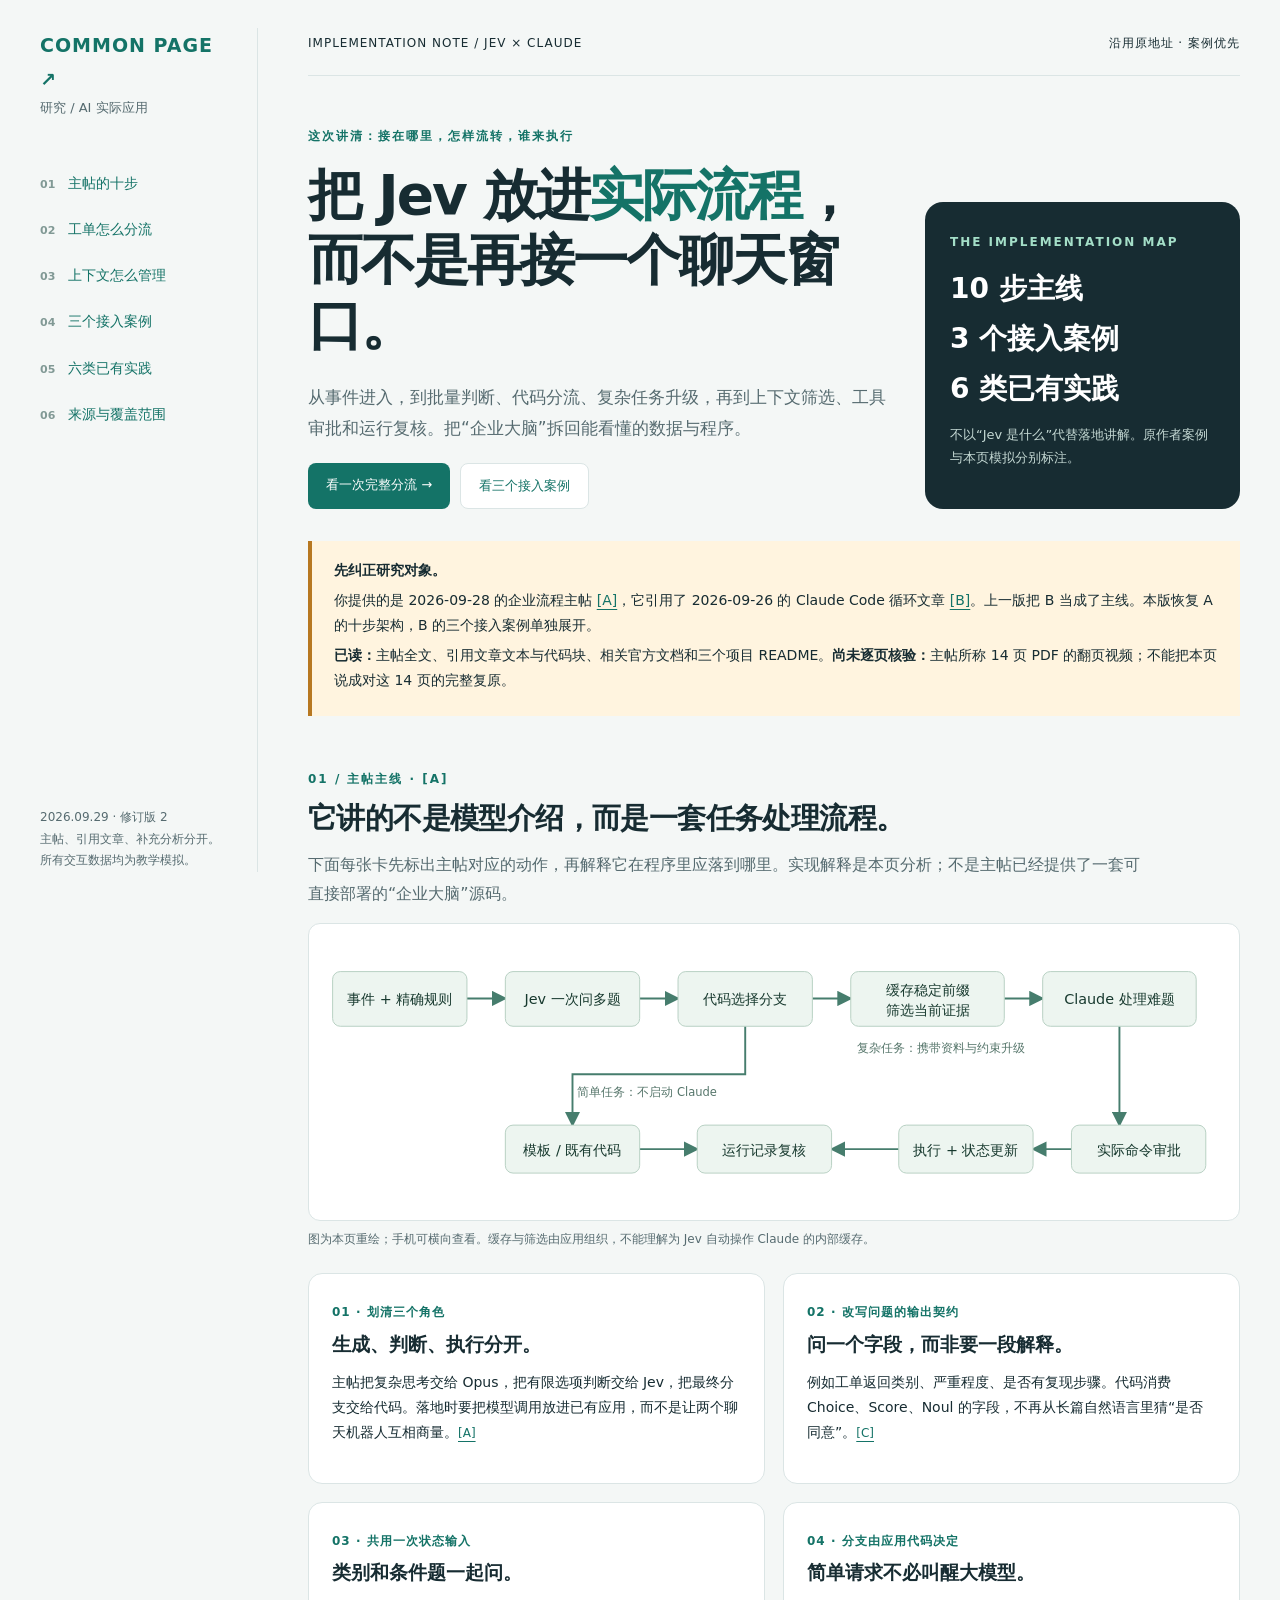
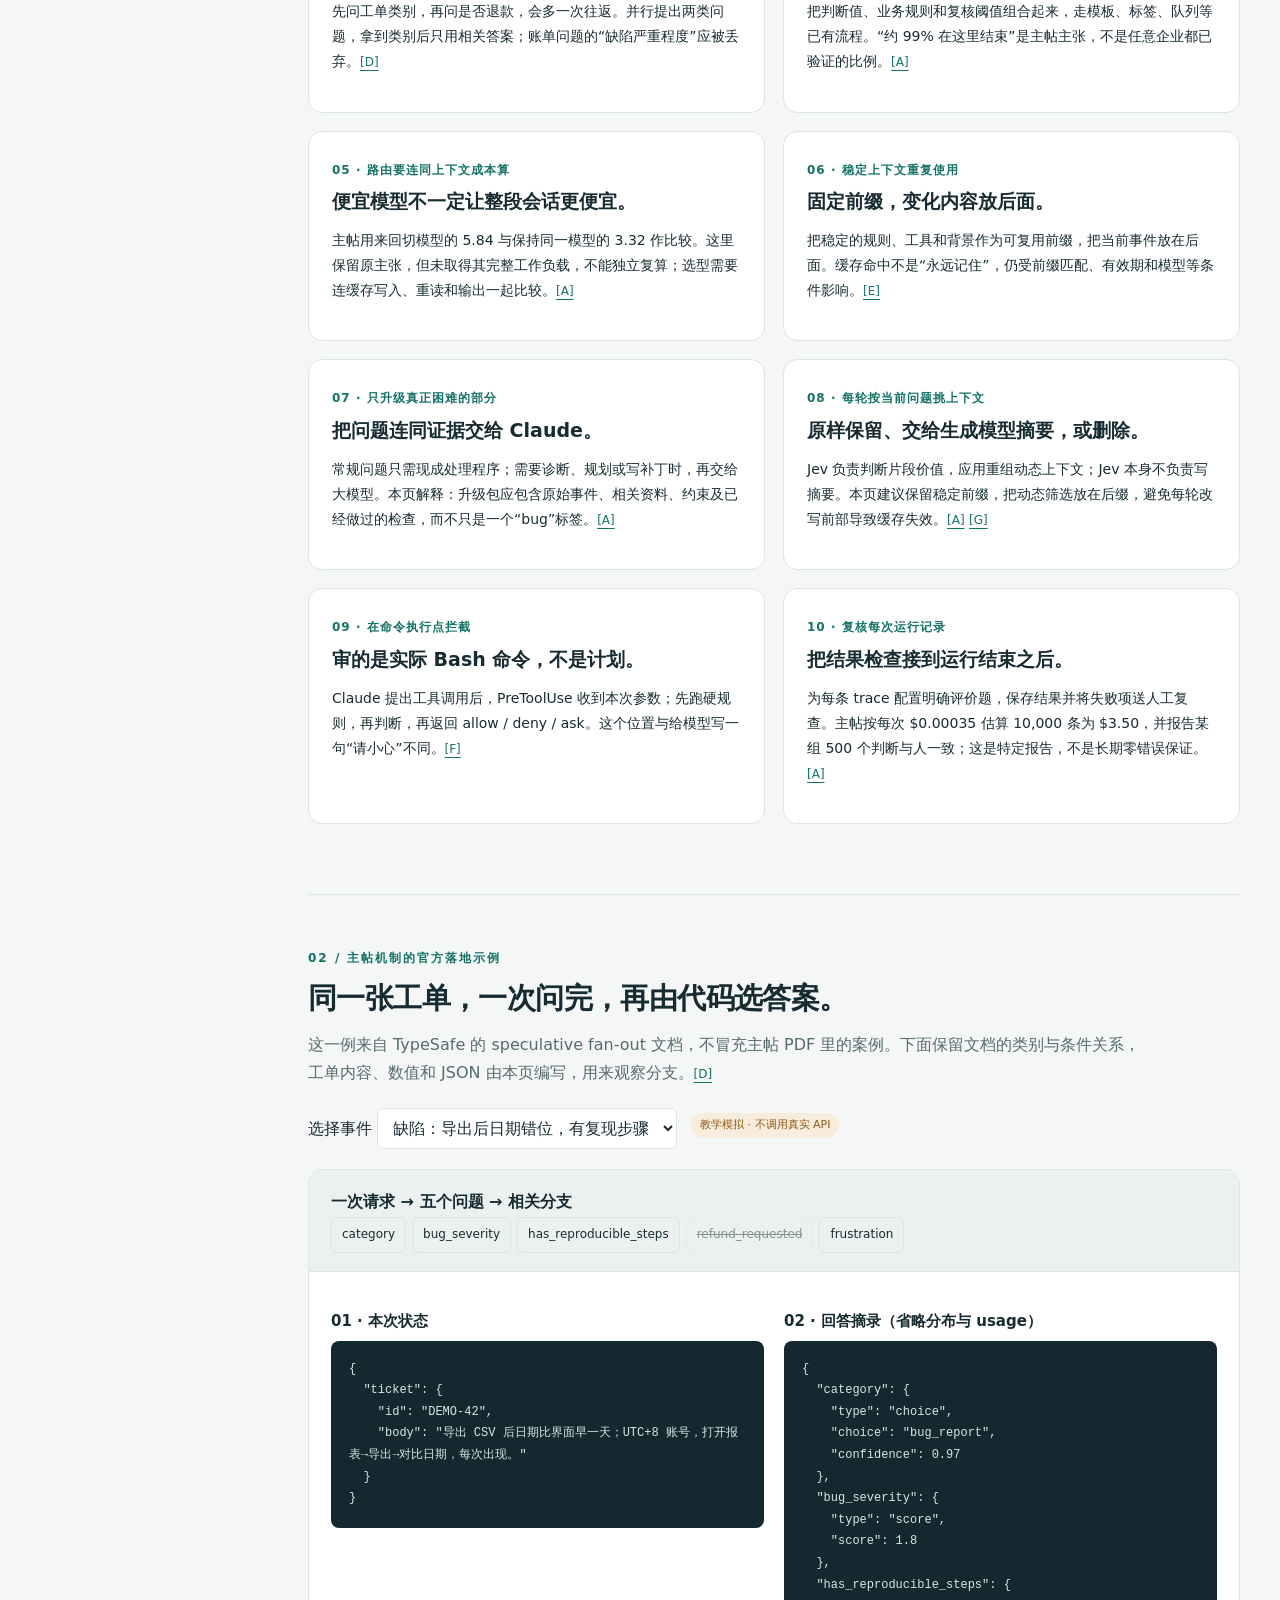
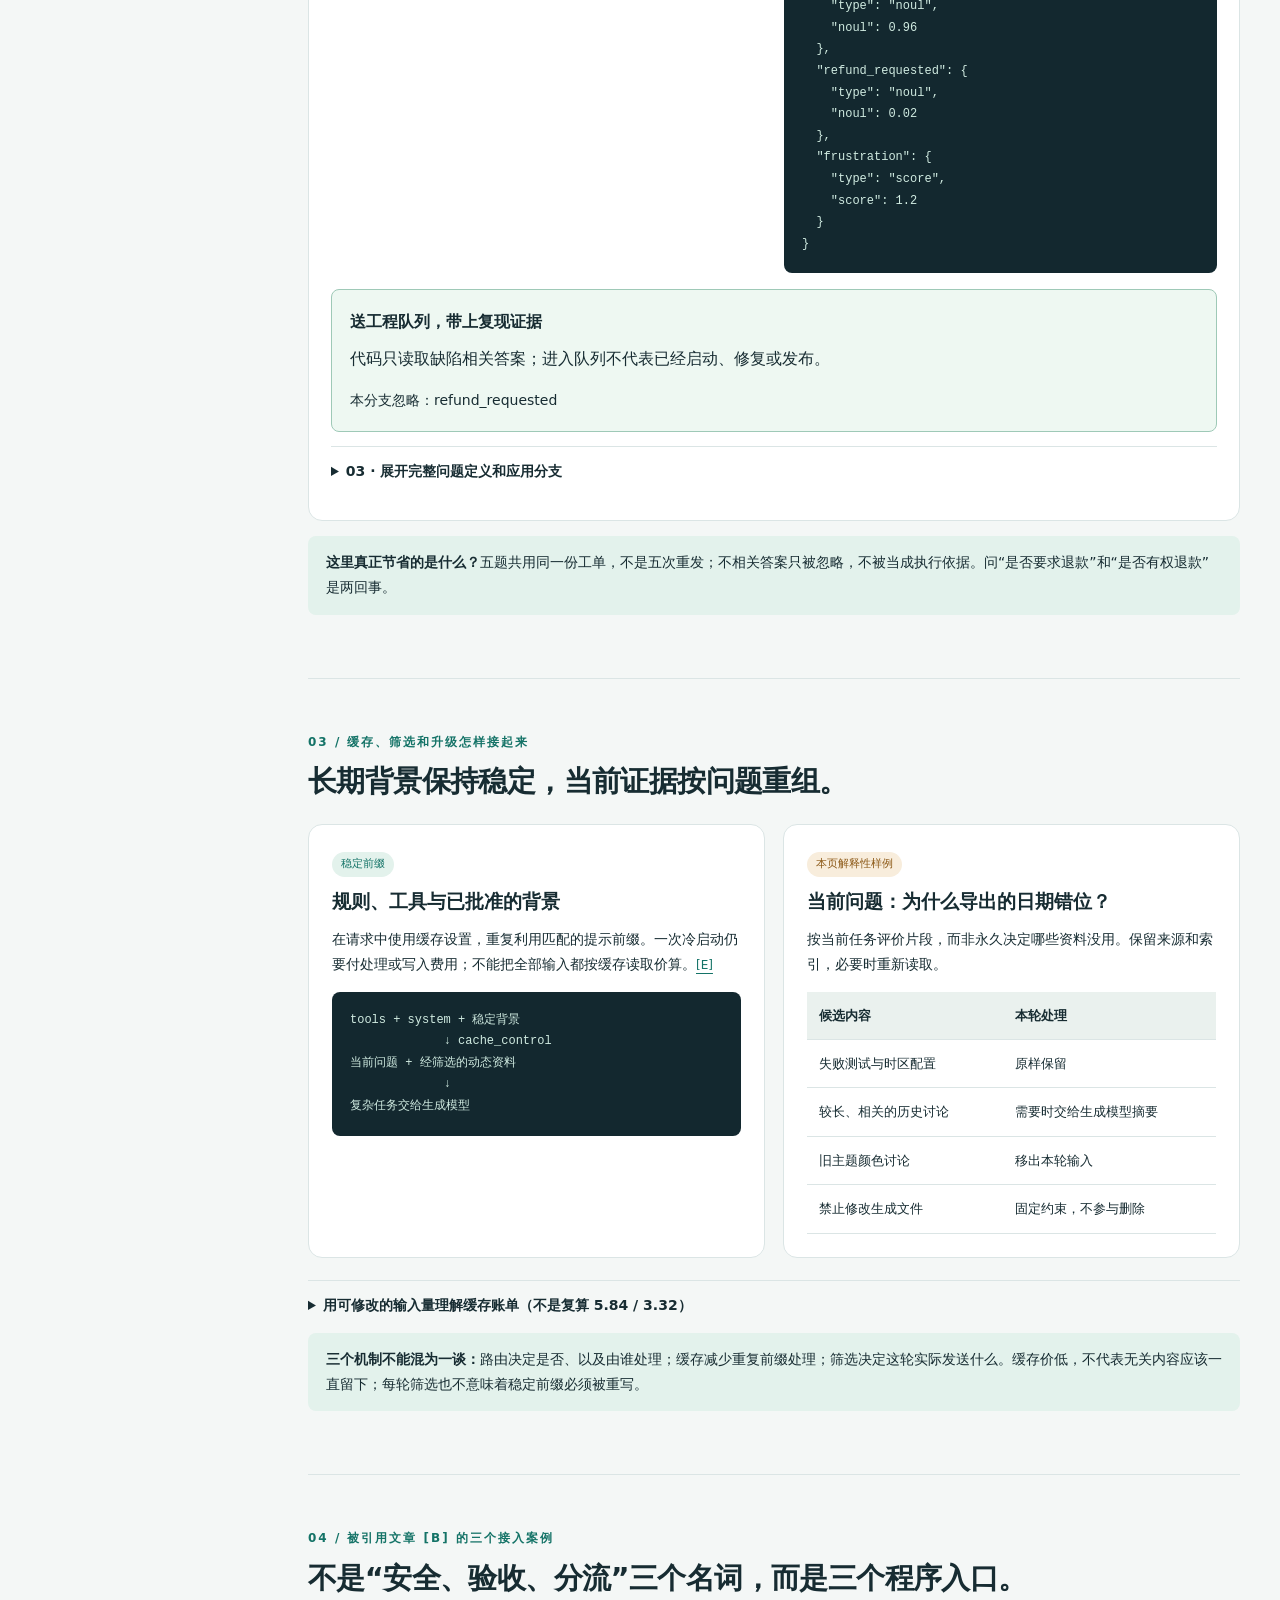
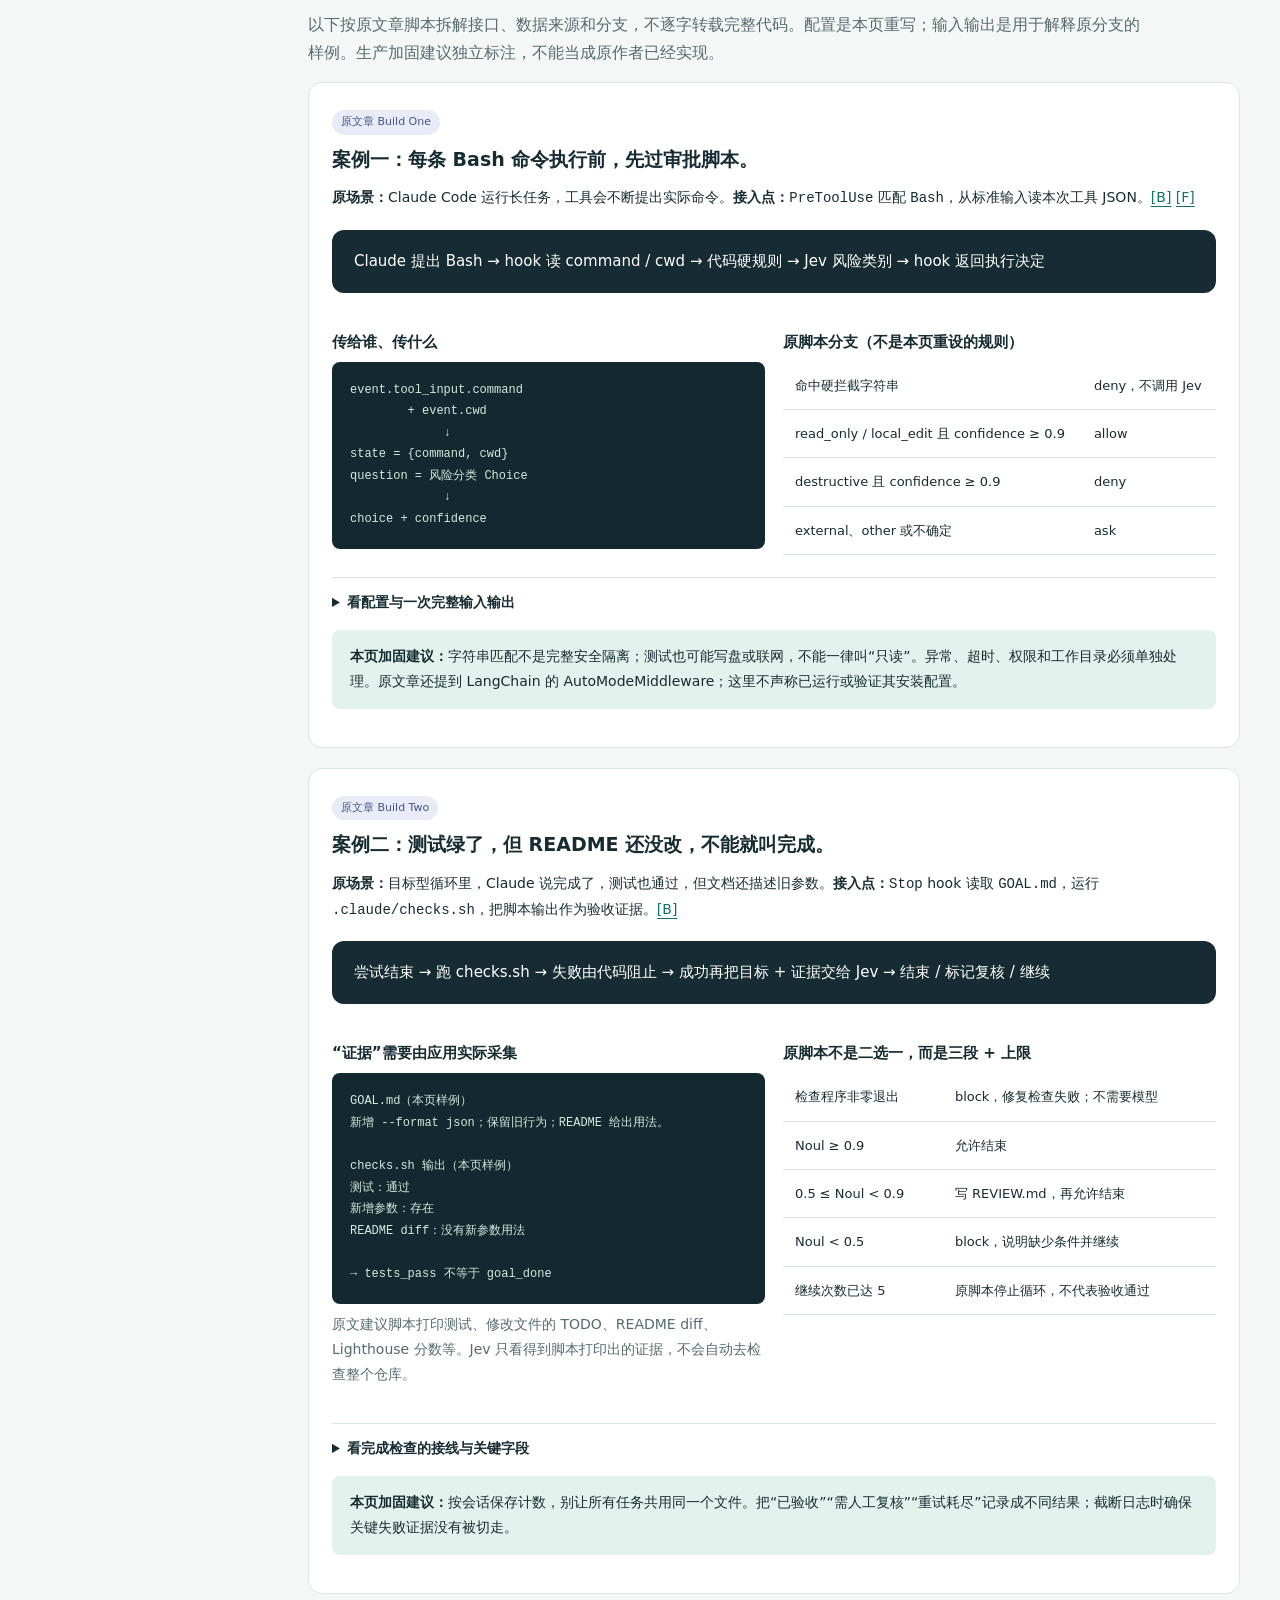
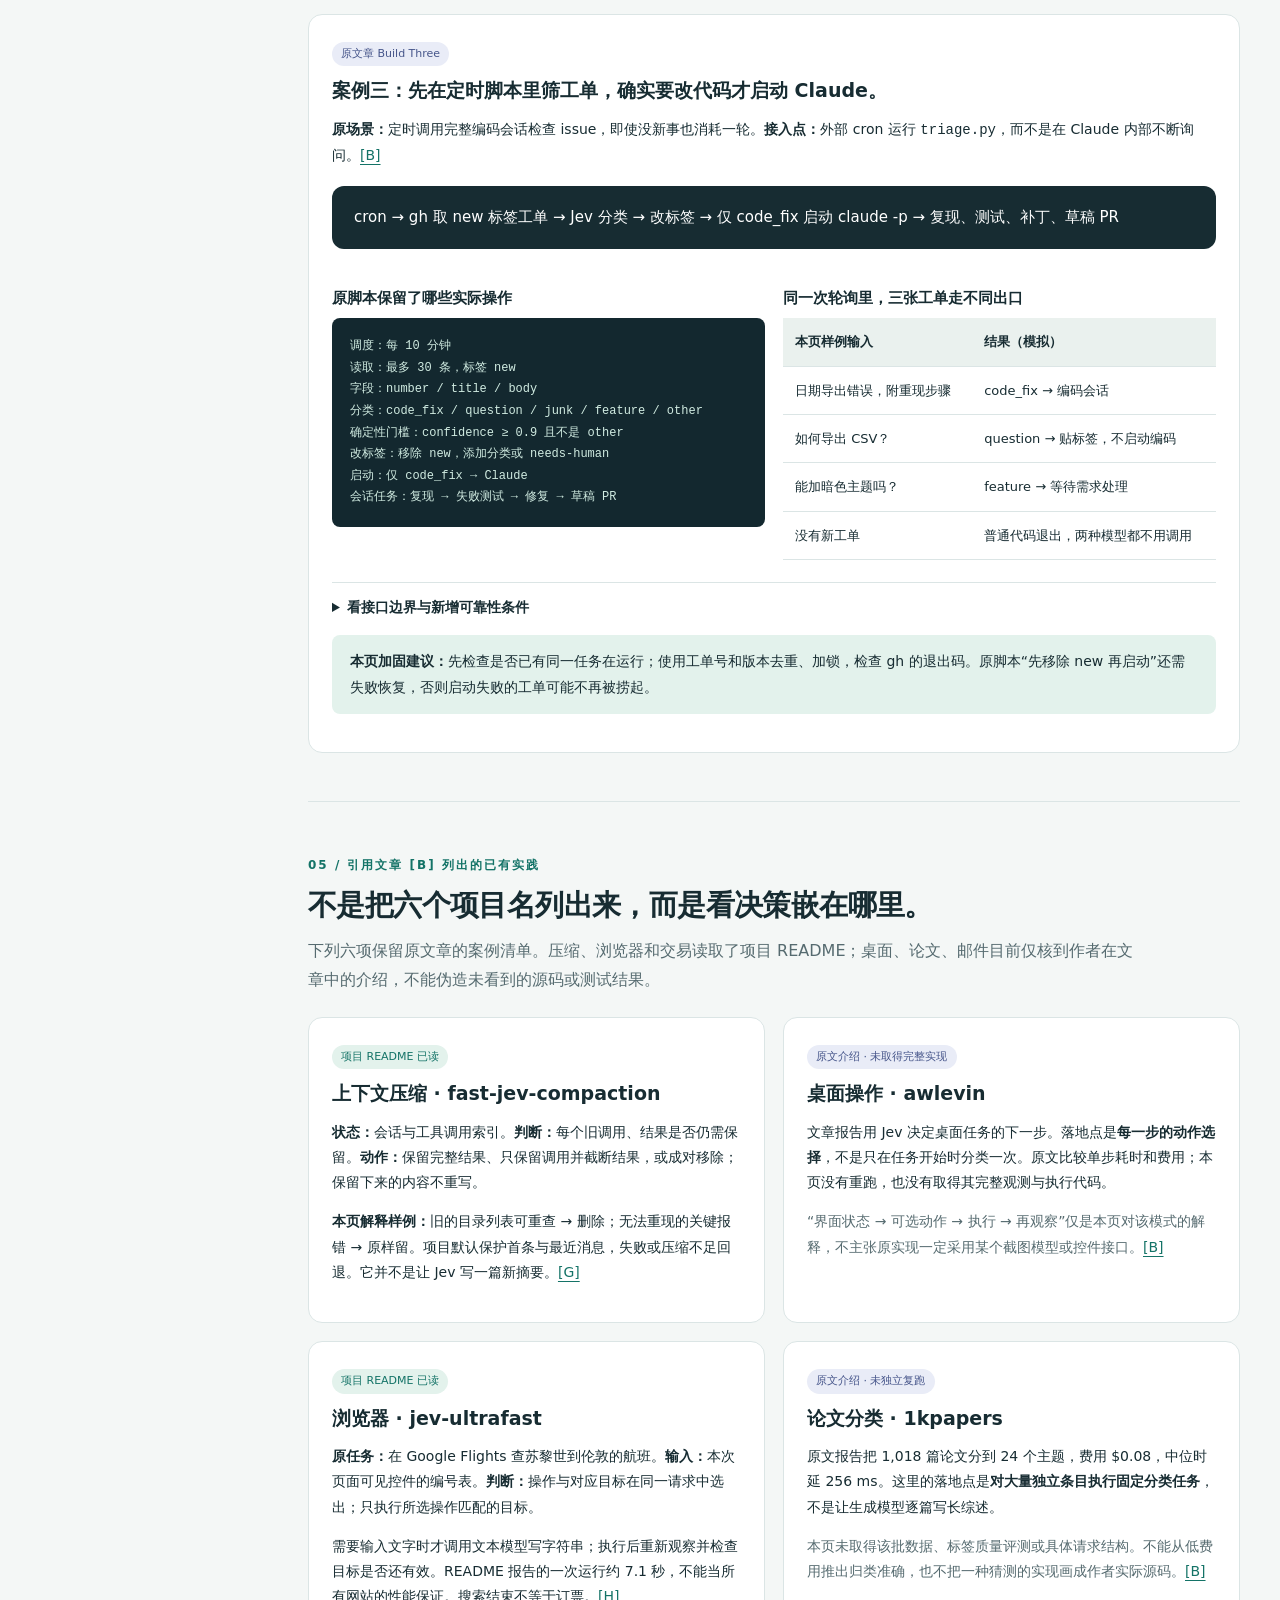
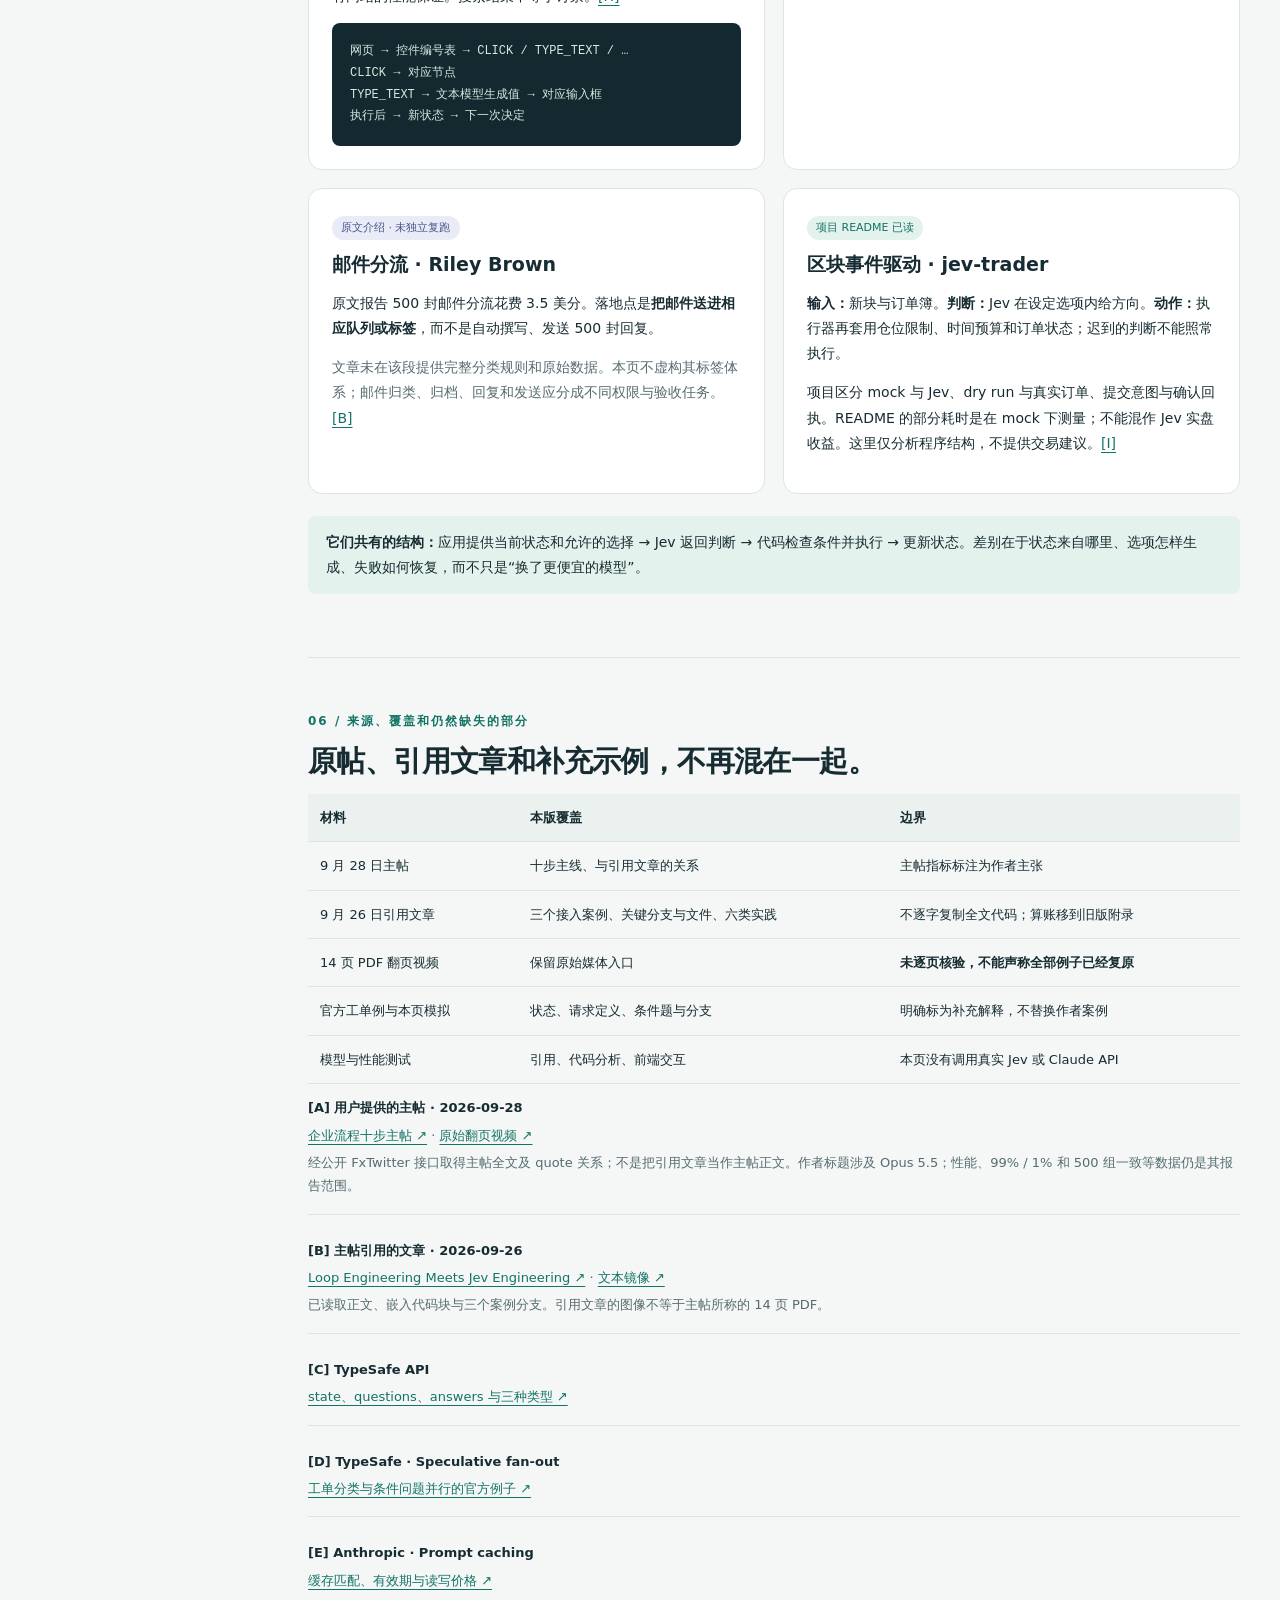
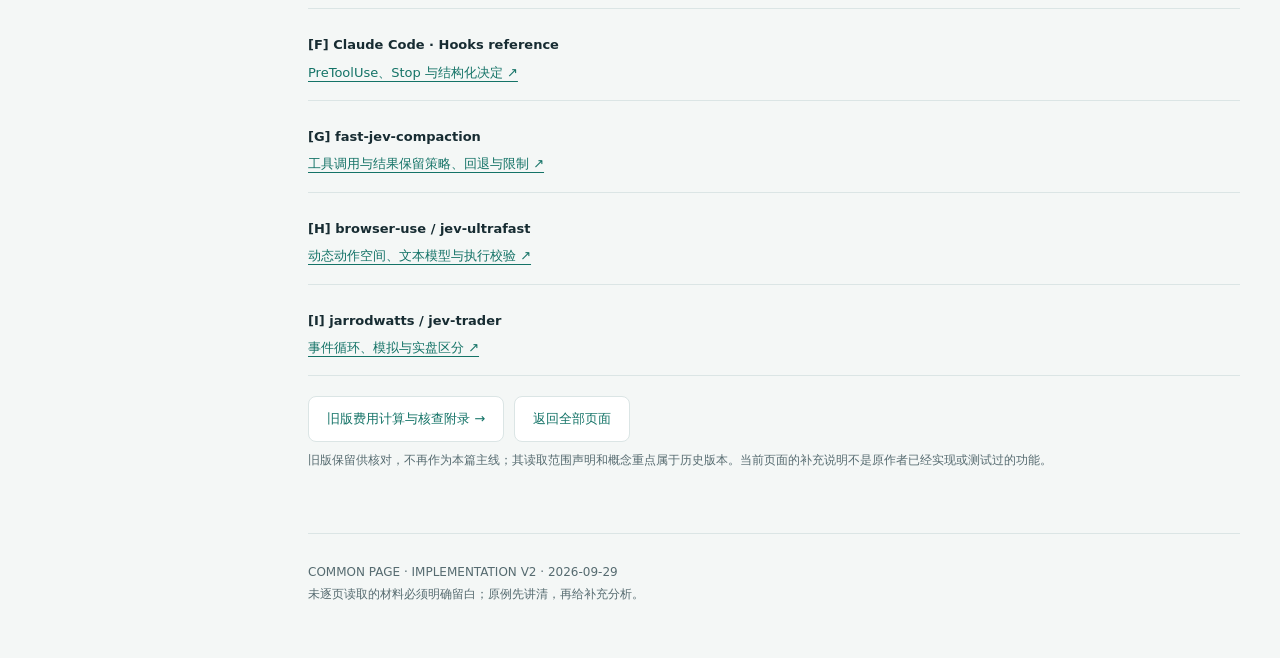
<file: research/agents/jev-claude/index.html>
<!doctype html>
<html lang="zh-CN"><head><meta charset="utf-8"><meta name="viewport" content="width=device-width,initial-scale=1"><meta name="referrer" content="strict-origin-when-cross-origin"><meta name="description" content="围绕 polydao 原帖讲清 Jev 怎样落地：十步企业流程、并行工单判断、缓存与上下文、三个 Claude Code 接入案例及六类已有实践。"><meta name="research-version" content="2026-09-29-implementation-v2"><title>Jev 怎样落地｜企业流程与接入案例</title>
<style>
:root{--ink:#172c32;--sub:#566b70;--line:#dbe5e5;--bg:#f4f7f6;--paper:#fff;--green:#147367;--soft:#e3f2ec;--amber:#8c5917}*{box-sizing:border-box}html{scroll-behavior:smooth;scroll-padding-top:32px}body{margin:0;background:var(--bg);color:var(--ink);font:16px/1.8 system-ui,-apple-system,"Segoe UI","Microsoft YaHei",sans-serif}a{color:var(--green);text-underline-offset:4px}button,input,select{font:inherit}button,a,input,select,summary{touch-action:manipulation}button{cursor:pointer}button:focus-visible,a:focus-visible,summary:focus-visible,select:focus-visible{outline:3px solid #bc791f;outline-offset:4px}.shell{max-width:1450px;margin:auto;display:grid;grid-template-columns:218px minmax(0,1fr);gap:50px;padding:28px 40px}.side{position:sticky;top:28px;height:calc(100vh - 56px);display:flex;flex-direction:column;border-right:1px solid var(--line);padding-right:24px}.brand{font-size:19px;font-weight:850;letter-spacing:1px;text-decoration:none}.small,.muted{font-size:13px;color:var(--sub)}.nav{display:grid;gap:9px;margin-top:45px}.nav a{text-decoration:none;font-size:14px;padding:6px 0}.nav b{color:#819995;font-size:11px;padding-right:13px}.side-foot{margin-top:auto;font-size:12px;color:var(--sub)}main{min-width:0}header{display:flex;justify-content:space-between;gap:20px;border-bottom:1px solid var(--line);padding:5px 0 20px;font-size:12px;letter-spacing:1px}.hero{padding:50px 0 32px;display:grid;grid-template-columns:1.3fr .7fr;gap:32px;align-items:end}.eyebrow{font-size:12px;letter-spacing:2px;color:var(--green);font-weight:750}h1{font-size:clamp(32px,4.3vw,58px);line-height:1.18;letter-spacing:-2px;margin:16px 0 24px}h1 em{font-style:normal;color:var(--green)}h2{font-size:29px;line-height:1.4;letter-spacing:-.6px;margin:6px 0 12px}h3{font-size:19px;line-height:1.5;margin:4px 0 12px}h4{font-size:15px;margin:14px 0 6px}p{margin:8px 0 14px}.lead{color:var(--sub);font-size:17px}.stamp{background:var(--ink);color:#fff;border-radius:18px;padding:25px}.stamp strong{display:block;font-size:28px;margin:8px 0}.stamp p{font-size:13px;color:#c4d8d3}.stamp .eyebrow{color:#a4dfc8}.notice{border-left:4px solid #b77821;background:#fff4df;padding:17px 22px;font-size:14px}.notice p{margin:5px 0}.pill{display:inline-block;font-size:11px;line-height:1.7;padding:3px 9px;border-radius:20px;background:var(--soft);color:var(--green);margin:0 6px 6px 0}.pill.quote{background:#e9ecf7;color:#46558a}.pill.demo{background:#f8eddc;color:#8c5917}.section{padding:48px 0;border-bottom:1px solid var(--line)}.intro{max-width:840px;color:var(--sub)}.grid2,.grid3{display:grid;gap:18px;margin:22px 0}.grid2{grid-template-columns:repeat(2,minmax(0,1fr))}.grid3{grid-template-columns:repeat(3,minmax(0,1fr))}.card{padding:23px;background:var(--paper);border:1px solid var(--line);border-radius:14px;min-width:0}.card p{font-size:14px}.card .number{font-size:12px;color:var(--green);font-weight:800;letter-spacing:1px}.route{background:var(--ink);color:white;padding:18px 22px;border-radius:12px;font-size:15px;margin:18px 0;overflow-wrap:anywhere}.route small{color:#bcd4cb}.note{padding:14px 18px;background:var(--soft);border-radius:8px;font-size:14px;margin:15px 0}.origin{font-size:12px;color:var(--sub)}.source{font-size:12px;white-space:nowrap}.btn{display:inline-block;text-decoration:none;background:var(--green);color:white;border:0;padding:10px 18px;border-radius:8px;font-size:13px}.btn.alt{background:white;color:var(--green);border:1px solid var(--line)}.toolbar{display:flex;align-items:center;flex-wrap:wrap;gap:14px;margin:20px 0}select{max-width:100%;padding:9px 11px;border:1px solid var(--line);background:white;color:var(--ink);border-radius:6px}.lab{border:1px solid var(--line);border-radius:14px;overflow:hidden;background:white}.labhead{padding:18px 22px;border-bottom:1px solid var(--line);background:#eaf1ee}.labbody{padding:22px}.labgrid{display:grid;grid-template-columns:1fr 1fr;gap:20px}.labgrid>div{min-width:0}.json{margin:0;white-space:pre-wrap;overflow-wrap:anywhere;background:#13282f;color:#d0ebe1;padding:18px;border-radius:8px;font:12px/1.8 ui-monospace,SFMono-Regular,Consolas,monospace}.result{padding:18px;border:1px solid #9ec9b7;background:#eef8f2;border-radius:8px;margin-top:16px}.questions{display:flex;flex-wrap:wrap;gap:6px}.questions span{font-size:12px;padding:6px 10px;border:1px solid var(--line);border-radius:6px}.questions .ignored{opacity:.48;text-decoration:line-through}.readout{font-size:14px}.svgwrap{overflow:auto;background:white;border:1px solid var(--line);border-radius:12px;padding:14px}.svgwrap svg{width:100%;min-width:650px;display:block}.svgwrap text{font-family:system-ui,"Microsoft YaHei",sans-serif}.scrollnote{font-size:12px;color:var(--sub)}details{margin:14px 0;border-top:1px solid var(--line);padding-top:12px}summary{font-size:14px;font-weight:700;cursor:pointer}.codehead{display:flex;justify-content:space-between;align-items:center;margin:10px 0;gap:12px;font-size:12px;color:var(--sub)}.copy{font-size:12px;padding:3px 9px;border:1px solid var(--line);background:white;border-radius:5px}.tablewrap{overflow:auto}table{width:100%;border-collapse:collapse;font-size:13px}th,td{padding:12px;text-align:left;border-bottom:1px solid var(--line);vertical-align:top}th{font-weight:750;background:#eaf1ee}td code{overflow-wrap:anywhere}.metric{font-size:30px;font-weight:800;letter-spacing:-1px}.control{display:grid;gap:8px;font-size:13px}input[type=number]{max-width:100%;padding:8px;border:1px solid var(--line);border-radius:6px;color:var(--ink)}.sources{font-size:13px;display:grid;gap:12px}.sources article{padding:12px 0;border-bottom:1px solid var(--line);overflow-wrap:anywhere}.sources p{margin:4px 0;color:var(--sub)}.footer{padding:28px 0;font-size:12px;color:var(--sub)}.noscript{padding:20px;background:#fff4df}.reveal{border-left:3px solid var(--green);padding-left:14px}.actions{display:flex;flex-wrap:wrap;gap:10px;margin-top:20px}@media(max-width:1050px){.shell{grid-template-columns:165px minmax(0,1fr);gap:26px;padding:25px}.grid3{grid-template-columns:1fr}.hero{grid-template-columns:1fr}.stamp{max-width:580px}.side{padding-right:12px}}@media(max-width:720px){.shell{display:block;padding:18px}.side{position:static;height:auto;padding:0;border:0}.nav{display:flex;overflow:auto;gap:18px;margin:14px 0 22px;padding-bottom:8px}.nav a{white-space:nowrap}.side-foot{display:none}.hero{padding-top:28px}.grid2,.labgrid{grid-template-columns:1fr}.hero h1{letter-spacing:-1px}.section{padding:34px 0}.card,.labbody{padding:18px}h2{font-size:25px}header{font-size:10px;gap:10px}.notice{padding:13px 15px}.metric{font-size:26px}th,td{min-width:108px}.labhead{padding:16px}.toolbar label{display:grid;gap:7px;width:100%}}@media(prefers-reduced-motion:reduce){html{scroll-behavior:auto}}@media print{.side,.toolbar,.copy,.actions{display:none}.shell{display:block;padding:0}body{background:white;font-size:12px}.hero{padding:15px 0}h1{font-size:32px}.section{padding:20px 0}.card{break-inside:avoid}.json{white-space:pre-wrap}.grid3{grid-template-columns:repeat(3,minmax(0,1fr))}}
</style></head><body><div class="shell"><aside class="side"><a class="brand" href="../../../">COMMON PAGE <span style="color:var(--green)">↗</span></a><div class="small">研究 / AI 实际应用</div><nav class="nav" aria-label="页面目录"><a href="#story"><b>01</b>主帖的十步</a><a href="#parallel"><b>02</b>工单怎么分流</a><a href="#context"><b>03</b>上下文怎么管理</a><a href="#builds"><b>04</b>三个接入案例</a><a href="#projects"><b>05</b>六类已有实践</a><a href="#coverage"><b>06</b>来源与覆盖范围</a></nav><div class="side-foot">2026.09.29 · 修订版 2<br>主帖、引用文章、补充分析分开。<br>所有交互数据均为教学模拟。</div></aside><main><header><span>IMPLEMENTATION NOTE / JEV × CLAUDE</span><span>沿用原地址 · 案例优先</span></header><div class="hero"><div><div class="eyebrow">这次讲清：接在哪里，怎样流转，谁来执行</div><h1>把 Jev 放进<em>实际流程</em>，<br>而不是再接一个聊天窗口。</h1><p class="lead">从事件进入，到批量判断、代码分流、复杂任务升级，再到上下文筛选、工具审批和运行复核。把“企业大脑”拆回能看懂的数据与程序。</p><div class="actions"><a class="btn" href="#parallel">看一次完整分流 →</a><a class="btn alt" href="#builds">看三个接入案例</a></div></div><div class="stamp"><span class="eyebrow">THE IMPLEMENTATION MAP</span><strong>10 步主线<br>3 个接入案例<br>6 类已有实践</strong><p>不以“Jev 是什么”代替落地讲解。原作者案例与本页模拟分别标注。</p></div></div>
<div class="notice" id="correction"><strong>先纠正研究对象。</strong><p>你提供的是 2026-09-28 的企业流程主帖 <a href="#s-main">[A]</a>，它引用了 2026-09-26 的 Claude Code 循环文章 <a href="#s-quote">[B]</a>。上一版把 B 当成了主线。本版恢复 A 的十步架构，B 的三个接入案例单独展开。</p><p><strong>已读：</strong>主帖全文、引用文章文本与代码块、相关官方文档和三个项目 README。<strong>尚未逐页核验：</strong>主帖所称 14 页 PDF 的翻页视频；不能把本页说成对这 14 页的完整复原。</p></div>
<section class="section" id="story"><span class="eyebrow">01 / 主帖主线 · [A]</span><h2>它讲的不是模型介绍，而是一套任务处理流程。</h2><p class="intro">下面每张卡先标出主帖对应的动作，再解释它在程序里应落到哪里。实现解释是本页分析；不是主帖已经提供了一套可直接部署的“企业大脑”源码。</p><div class="svgwrap"><svg viewBox="0 0 940 280" role="img" aria-labelledby="flowTitle flowDesc"><title id="flowTitle">Jev 落地流程图</title><desc id="flowDesc">事件经过并行判断与代码分支，简单事件直接处理，复杂事件准备缓存和相关证据后交给 Claude。实际命令经过审批与执行，最后检查运行记录。</desc><defs><marker id="arrow" markerWidth="8" markerHeight="8" refX="7" refY="4" orient="auto"><path d="M0 0L8 4L0 8" fill="#467d6d"/></marker></defs><g fill="none" stroke="#467d6d" stroke-width="2" marker-end="url(#arrow)"><path d="M150 63H190"/><path d="M330 63H370"/><path d="M510 63H550"/><path d="M710 63H750"/><path d="M440 92V142H260V195"/><path d="M330 220H390"/><path d="M830 92V195"/><path d="M780 220H740"/><path d="M600 220H530"/></g><g fill="#edf5f0" stroke="#b6cfc2"><rect x="10" y="35" width="140" height="57" rx="8"/><rect x="190" y="35" width="140" height="57" rx="8"/><rect x="370" y="35" width="140" height="57" rx="8"/><rect x="550" y="35" width="160" height="57" rx="8"/><rect x="750" y="35" width="160" height="57" rx="8"/><rect x="190" y="195" width="140" height="50" rx="8"/><rect x="390" y="195" width="140" height="50" rx="8"/><rect x="600" y="195" width="140" height="50" rx="8"/><rect x="780" y="195" width="140" height="50" rx="8"/></g><g fill="#17392e" font-size="15" text-anchor="middle"><text x="80" y="69">事件 + 精确规则</text><text x="260" y="69">Jev 一次问多题</text><text x="440" y="69">代码选择分支</text><text x="630" y="59">缓存稳定前缀</text><text x="630" y="80">筛选当前证据</text><text x="830" y="69">Claude 处理难题</text><text x="260" y="226">模板 / 既有代码</text><text x="460" y="226">运行记录复核</text><text x="670" y="226">执行 + 状态更新</text><text x="850" y="226">实际命令审批</text></g><g fill="#56766b" font-size="12"><text x="265" y="165">简单任务：不启动 Claude</text><text x="556" y="119">复杂任务：携带资料与约束升级</text></g></svg></div><p class="scrollnote">图为本页重绘；手机可横向查看。缓存与筛选由应用组织，不能理解为 Jev 自动操作 Claude 的内部缓存。</p>
<div class="grid2">
<article class="card" id="step-1"><span class="number">01 · 划清三个角色</span><h3>生成、判断、执行分开。</h3><p>主帖把复杂思考交给 Opus，把有限选项判断交给 Jev，把最终分支交给代码。落地时要把模型调用放进已有应用，而不是让两个聊天机器人互相商量。<a class="source" href="#s-main">[A]</a></p></article>
<article class="card" id="step-2"><span class="number">02 · 改写问题的输出契约</span><h3>问一个字段，而非要一段解释。</h3><p>例如工单返回类别、严重程度、是否有复现步骤。代码消费 Choice、Score、Noul 的字段，不再从长篇自然语言里猜“是否同意”。<a class="source" href="#s-api">[C]</a></p></article>
<article class="card" id="step-3"><span class="number">03 · 共用一次状态输入</span><h3>类别和条件题一起问。</h3><p>先问工单类别，再问是否退款，会多一次往返。并行提出两类问题，拿到类别后只用相关答案；账单问题的“缺陷严重程度”应被丢弃。<a class="source" href="#s-fanout">[D]</a></p></article>
<article class="card" id="step-4"><span class="number">04 · 分支由应用代码决定</span><h3>简单请求不必叫醒大模型。</h3><p>把判断值、业务规则和复核阈值组合起来，走模板、标签、队列等已有流程。“约 99% 在这里结束”是主帖主张，不是任意企业都已验证的比例。<a class="source" href="#s-main">[A]</a></p></article>
<article class="card" id="step-5"><span class="number">05 · 路由要连同上下文成本算</span><h3>便宜模型不一定让整段会话更便宜。</h3><p>主帖用来回切模型的 5.84 与保持同一模型的 3.32 作比较。这里保留原主张，但未取得其完整工作负载，不能独立复算；选型需要连缓存写入、重读和输出一起比较。<a class="source" href="#s-main">[A]</a></p></article>
<article class="card" id="step-6"><span class="number">06 · 稳定上下文重复使用</span><h3>固定前缀，变化内容放后面。</h3><p>把稳定的规则、工具和背景作为可复用前缀，把当前事件放在后面。缓存命中不是“永远记住”，仍受前缀匹配、有效期和模型等条件影响。<a class="source" href="#s-cache">[E]</a></p></article>
<article class="card" id="step-7"><span class="number">07 · 只升级真正困难的部分</span><h3>把问题连同证据交给 Claude。</h3><p>常规问题只需现成处理程序；需要诊断、规划或写补丁时，再交给大模型。本页解释：升级包应包含原始事件、相关资料、约束及已经做过的检查，而不只是一个“bug”标签。<a class="source" href="#s-main">[A]</a></p></article>
<article class="card" id="step-8"><span class="number">08 · 每轮按当前问题挑上下文</span><h3>原样保留、交给生成模型摘要，或删除。</h3><p>Jev 负责判断片段价值，应用重组动态上下文；Jev 本身不负责写摘要。本页建议保留稳定前缀，把动态筛选放在后缀，避免每轮改写前部导致缓存失效。<a class="source" href="#s-main">[A]</a> <a class="source" href="#s-compaction">[G]</a></p></article>
<article class="card" id="step-9"><span class="number">09 · 在命令执行点拦截</span><h3>审的是实际 Bash 命令，不是计划。</h3><p>Claude 提出工具调用后，PreToolUse 收到本次参数；先跑硬规则，再判断，再返回 allow / deny / ask。这个位置与给模型写一句“请小心”不同。<a class="source" href="#s-hooks">[F]</a></p></article>
<article class="card" id="step-10"><span class="number">10 · 复核每次运行记录</span><h3>把结果检查接到运行结束之后。</h3><p>为每条 trace 配置明确评价题，保存结果并将失败项送人工复查。主帖按每次 $0.00035 估算 10,000 条为 $3.50，并报告某组 500 个判断与人一致；这是特定报告，不是长期零错误保证。<a class="source" href="#s-main">[A]</a></p></article>
</div></section>
<section class="section" id="parallel"><span class="eyebrow">02 / 主帖机制的官方落地示例</span><h2>同一张工单，一次问完，再由代码选答案。</h2><p class="intro">这一例来自 TypeSafe 的 speculative fan-out 文档，不冒充主帖 PDF 里的案例。下面保留文档的类别与条件关系，工单内容、数值和 JSON 由本页编写，用来观察分支。<a class="source" href="#s-fanout">[D]</a></p>
<div class="toolbar"><label for="ticket">选择事件 <select id="ticket"><option value="bug">缺陷：导出后日期错位，有复现步骤</option><option value="billing">账单：被重复扣费，要求退款</option><option value="feature">需求：希望增加暗色主题</option><option value="uncertain">不明确：只写了“不能用”</option></select></label><span class="pill demo">教学模拟 · 不调用真实 API</span></div>
<div class="lab"><div class="labhead"><b>一次请求 → 五个问题 → 相关分支</b><div class="questions" id="heads"></div></div><div class="labbody"><div class="labgrid"><div><h4>01 · 本次状态</h4><pre class="json" id="ticketInput"></pre></div><div><h4>02 · 回答摘录（省略分布与 usage）</h4><pre class="json" id="ticketAnswers"></pre></div></div><div class="result" aria-live="polite"><strong id="ticketRoute"></strong><p id="ticketReason"></p><div class="readout" id="ticketIgnored"></div></div><details><summary>03 · 展开完整问题定义和应用分支</summary><div class="codehead">本页按官方 API 独立编写的请求示例<button class="copy" data-copy="requestCode">复制</button></div><pre class="json" id="requestCode"></pre><p class="origin">原文档中的条件是：缺陷再检查严重程度与复现情况；账单再检查退款；需求进入需求记录；客户情绪可对各分支追加优先回复标记。本页另外添加了低确定性复核出口。</p><pre class="json"># 逻辑说明，不是完整可部署服务
if uncertain(category):
    send_to_human()
elif category == "bug_report":
    engineering_queue() if severity &gt; 1.5 and repro &gt; .6 else bug_backlog()
elif category == "billing":
    billing_queue(refund_flag=refund &gt; .7)  # 标记不等于执行退款
elif category == "feature_request":
    feature_backlog()
if frustration &gt; 1.5:
    flag_priority_reply()</pre></details></div></div><div class="note"><strong>这里真正节省的是什么？</strong>五题共用同一份工单，不是五次重发；不相关答案只被忽略，不被当成执行依据。问“是否要求退款”和“是否有权退款”是两回事。</div></section>
<section class="section" id="context"><span class="eyebrow">03 / 缓存、筛选和升级怎样接起来</span><h2>长期背景保持稳定，当前证据按问题重组。</h2><div class="grid2"><article class="card"><span class="pill">稳定前缀</span><h3>规则、工具与已批准的背景</h3><p>在请求中使用缓存设置，重复利用匹配的提示前缀。一次冷启动仍要付处理或写入费用；不能把全部输入都按缓存读取价算。<a class="source" href="#s-cache">[E]</a></p><pre class="json">tools + system + 稳定背景
             ↓ cache_control
当前问题 + 经筛选的动态资料
             ↓
复杂任务交给生成模型</pre></article><article class="card"><span class="pill demo">本页解释性样例</span><h3>当前问题：为什么导出的日期错位？</h3><p>按当前任务评价片段，而非永久决定哪些资料没用。保留来源和索引，必要时重新读取。</p><div class="tablewrap"><table><thead><tr><th>候选内容</th><th>本轮处理</th></tr></thead><tbody><tr><td>失败测试与时区配置</td><td>原样保留</td></tr><tr><td>较长、相关的历史讨论</td><td>需要时交给生成模型摘要</td></tr><tr><td>旧主题颜色讨论</td><td>移出本轮输入</td></tr><tr><td>禁止修改生成文件</td><td>固定约束，不参与删除</td></tr></tbody></table></div></article></div>
<details><summary>用可修改的输入量理解缓存账单（不是复算 5.84 / 3.32）</summary><p class="origin">演示只算输入：普通输入 $4、首次 5 分钟缓存写入 $5、命中 $0.20 / 百万 tokens；取核查时官方 Opus 5.5 文档。忽略输出、过期、其他服务与动态后缀，并假定每次均可命中。<a href="#s-cache">[E]</a></p><div class="grid2"><label class="control">相同前缀的 tokens<input id="tokens" type="number" min="4096" max="1000000" step="1000" value="50000"></label><label class="control">连续调用次数<input id="calls" type="number" min="1" max="1000" step="1" value="20"></label></div><div class="grid2"><div class="card"><span class="small">每次新读</span><div class="metric" id="cold"></div></div><div class="card"><span class="small">首写 + 后续命中</span><div class="metric" id="warm"></div></div></div><p id="cacheFormula" class="small"></p></details>
<div class="note"><strong>三个机制不能混为一谈：</strong>路由决定是否、以及由谁处理；缓存减少重复前缀处理；筛选决定这轮实际发送什么。缓存价低，不代表无关内容应该一直留下；每轮筛选也不意味着稳定前缀必须被重写。</div></section>
<section class="section" id="builds"><span class="eyebrow">04 / 被引用文章 [B] 的三个接入案例</span><h2>不是“安全、验收、分流”三个名词，而是三个程序入口。</h2><p class="intro">以下按原文章脚本拆解接口、数据来源和分支，不逐字转载完整代码。配置是本页重写；输入输出是用于解释原分支的样例。生产加固建议独立标注，不能当成原作者已经实现。</p>
<article class="card" id="build-gate"><span class="pill quote">原文章 Build One</span><h3>案例一：每条 Bash 命令执行前，先过审批脚本。</h3><p><strong>原场景：</strong>Claude Code 运行长任务，工具会不断提出实际命令。<strong>接入点：</strong><code>PreToolUse</code> 匹配 <code>Bash</code>，从标准输入读本次工具 JSON。<a href="#s-quote">[B]</a> <a href="#s-hooks">[F]</a></p><div class="route">Claude 提出 Bash → hook 读 command / cwd → 代码硬规则 → Jev 风险类别 → hook 返回执行决定</div><div class="grid2"><div><h4>传给谁、传什么</h4><pre class="json">event.tool_input.command
        + event.cwd
             ↓
state = {command, cwd}
question = 风险分类 Choice
             ↓
choice + confidence</pre></div><div><h4>原脚本分支（不是本页重设的规则）</h4><div class="tablewrap"><table><tr><td>命中硬拦截字符串</td><td>deny，不调用 Jev</td></tr><tr><td>read_only / local_edit 且 confidence ≥ 0.9</td><td>allow</td></tr><tr><td>destructive 且 confidence ≥ 0.9</td><td>deny</td></tr><tr><td>external、other 或不确定</td><td>ask</td></tr></table></div></div></div><details><summary>看配置与一次完整输入输出</summary><pre class="json">{
  "hooks": {
    "PreToolUse": [{
      "matcher": "Bash",
      "hooks": [{
        "type": "command",
        "command": "python3 \"$CLAUDE_PROJECT_DIR/.claude/hooks/jev_gate.py\""
      }]
    }]
  }
}</pre><p class="origin">上面是 POSIX shell 写法，实际要替换为安装 SDK 的 Python；不是 Windows 通用命令。</p><pre class="json">输入：{"tool_name":"Bash","tool_input":{"command":"git diff --stat"},"cwd":"/work/project"}
Jev 摘录（模拟）：{"choice":"read_only","confidence":0.97}
输出：{"hookSpecificOutput":{"hookEventName":"PreToolUse","permissionDecision":"allow","permissionDecisionReason":"已按本次命令分类"}}

改成 git push：即便 external 的 confidence 很高，原脚本也走 ask。
改成 other：仍走 ask，不会因为确定地“不知道”而放行。</pre></details><p class="note"><strong>本页加固建议：</strong>字符串匹配不是完整安全隔离；测试也可能写盘或联网，不能一律叫“只读”。异常、超时、权限和工作目录必须单独处理。原文章还提到 LangChain 的 AutoModeMiddleware；这里不声称已运行或验证其安装配置。</p></article>
<article class="card" id="build-stop" style="margin-top:20px"><span class="pill quote">原文章 Build Two</span><h3>案例二：测试绿了，但 README 还没改，不能就叫完成。</h3><p><strong>原场景：</strong>目标型循环里，Claude 说完成了，测试也通过，但文档还描述旧参数。<strong>接入点：</strong><code>Stop</code> hook 读取 <code>GOAL.md</code>，运行 <code>.claude/checks.sh</code>，把脚本输出作为验收证据。<a href="#s-quote">[B]</a></p><div class="route">尝试结束 → 跑 checks.sh → 失败由代码阻止 → 成功再把目标 + 证据交给 Jev → 结束 / 标记复核 / 继续</div><div class="grid2"><div><h4>“证据”需要由应用实际采集</h4><pre class="json">GOAL.md（本页样例）
新增 --format json；保留旧行为；README 给出用法。

checks.sh 输出（本页样例）
测试：通过
新增参数：存在
README diff：没有新参数用法

→ tests_pass 不等于 goal_done</pre><p class="origin">原文建议脚本打印测试、修改文件的 TODO、README diff、Lighthouse 分数等。Jev 只看得到脚本打印出的证据，不会自动去检查整个仓库。</p></div><div><h4>原脚本不是二选一，而是三段 + 上限</h4><div class="tablewrap"><table><tr><td>检查程序非零退出</td><td>block，修复检查失败；不需要模型</td></tr><tr><td>Noul ≥ 0.9</td><td>允许结束</td></tr><tr><td>0.5 ≤ Noul &lt; 0.9</td><td>写 REVIEW.md，再允许结束</td></tr><tr><td>Noul &lt; 0.5</td><td>block，说明缺少条件并继续</td></tr><tr><td>继续次数已达 5</td><td>原脚本停止循环，不代表验收通过</td></tr></table></div></div></div><details><summary>看完成检查的接线与关键字段</summary><pre class="json">settings.json 的 hooks.Stop
    → command: python3 "$CLAUDE_PROJECT_DIR/.claude/hooks/jev_done.py"

state = {
  "goal": "GOAL.md 的内容",
  "checks": "checks.sh 标准输出的最后 20,000 个字符"
}
问题：这些证据是否覆盖 goal 的所有要求？（Noul）
模拟答案：{"type":"noul","noul":0.28}
Stop 输出：{"decision":"block","reason":"目标中的 README 用法缺乏证据，请补齐后重新检查。"}</pre></details><p class="note"><strong>本页加固建议：</strong>按会话保存计数，别让所有任务共用同一个文件。把“已验收”“需人工复核”“重试耗尽”记录成不同结果；截断日志时确保关键失败证据没有被切走。</p></article>
<article class="card" id="build-triage" style="margin-top:20px"><span class="pill quote">原文章 Build Three</span><h3>案例三：先在定时脚本里筛工单，确实要改代码才启动 Claude。</h3><p><strong>原场景：</strong>定时调用完整编码会话检查 issue，即使没新事也消耗一轮。<strong>接入点：</strong>外部 cron 运行 <code>triage.py</code>，而不是在 Claude 内部不断询问。<a href="#s-quote">[B]</a></p><div class="route">cron → gh 取 new 标签工单 → Jev 分类 → 改标签 → 仅 code_fix 启动 claude -p → 复现、测试、补丁、草稿 PR</div><div class="grid2"><div><h4>原脚本保留了哪些实际操作</h4><pre class="json">调度：每 10 分钟
读取：最多 30 条，标签 new
字段：number / title / body
分类：code_fix / question / junk / feature / other
确定性门槛：confidence ≥ 0.9 且不是 other
改标签：移除 new，添加分类或 needs-human
启动：仅 code_fix → Claude
会话任务：复现 → 失败测试 → 修复 → 草稿 PR</pre></div><div><h4>同一次轮询里，三张工单走不同出口</h4><div class="tablewrap"><table><tr><th>本页样例输入</th><th>结果（模拟）</th></tr><tr><td>日期导出错误，附重现步骤</td><td>code_fix → 编码会话</td></tr><tr><td>如何导出 CSV？</td><td>question → 贴标签，不启动编码</td></tr><tr><td>能加暗色主题吗？</td><td>feature → 等待需求处理</td></tr><tr><td>没有新工单</td><td>普通代码退出，两种模型都不用调用</td></tr></table></div></div></div><details><summary>看接口边界与新增可靠性条件</summary><pre class="json">gh issue list --label new --json number,title,body --limit 30
    ↓ 每条工单作为 state.issue
Jev Choice：这条工单需要维护者做什么？
    ↓ confidence 不够或 other → needs-human
gh issue edit &lt;number&gt; --remove-label new --add-label &lt;分类&gt;
    ↓ 仅 code_fix
claude -p --permission-mode acceptEdits &lt;复现、测试、修复、开草稿 PR 的任务&gt;</pre><p class="origin">这是原脚本调用顺序的重述，不是可直接复制的整套服务。命令里的尖括号需替换。启动会话还要加载前两个 hook；不是外层分类过一次，后面所有命令就都获得批准。</p></details><p class="note"><strong>本页加固建议：</strong>先检查是否已有同一任务在运行；使用工单号和版本去重、加锁，检查 gh 的退出码。原脚本“先移除 new 再启动”还需失败恢复，否则启动失败的工单可能不再被捞起。</p></article>
</section>
<section class="section" id="projects"><span class="eyebrow">05 / 引用文章 [B] 列出的已有实践</span><h2>不是把六个项目名列出来，而是看决策嵌在哪里。</h2><p class="intro">下列六项保留原文章的案例清单。压缩、浏览器和交易读取了项目 README；桌面、论文、邮件目前仅核到作者在文章中的介绍，不能伪造未看到的源码或测试结果。</p><div class="grid2">
<article class="card" id="case-compaction"><span class="pill">项目 README 已读</span><h3>上下文压缩 · fast-jev-compaction</h3><p><b>状态：</b>会话与工具调用索引。<b>判断：</b>每个旧调用、结果是否仍需保留。<b>动作：</b>保留完整结果、只保留调用并截断结果，或成对移除；保留下来的内容不重写。</p><p><b>本页解释样例：</b>旧的目录列表可重查 → 删除；无法重现的关键报错 → 原样留。项目默认保护首条与最近消息，失败或压缩不足回退。它并不是让 Jev 写一篇新摘要。<a href="#s-compaction">[G]</a></p></article>
<article class="card" id="case-desktop"><span class="pill quote">原文介绍 · 未取得完整实现</span><h3>桌面操作 · awlevin</h3><p>文章报告用 Jev 决定桌面任务的下一步。落地点是<strong>每一步的动作选择</strong>，不是只在任务开始时分类一次。原文比较单步耗时和费用；本页没有重跑，也没有取得其完整观测与执行代码。</p><p class="origin">“界面状态 → 可选动作 → 执行 → 再观察”仅是本页对该模式的解释，不主张原实现一定采用某个截图模型或控件接口。<a href="#s-quote">[B]</a></p></article>
<article class="card" id="case-browser"><span class="pill">项目 README 已读</span><h3>浏览器 · jev-ultrafast</h3><p><b>原任务：</b>在 Google Flights 查苏黎世到伦敦的航班。<b>输入：</b>本次页面可见控件的编号表。<b>判断：</b>操作与对应目标在同一请求中选出；只执行所选操作匹配的目标。</p><p>需要输入文字时才调用文本模型写字符串；执行后重新观察并检查目标是否还有效。README 报告的一次运行约 7.1 秒，不能当所有网站的性能保证。搜索结束不等于订票。<a href="#s-browser">[H]</a></p><pre class="json">网页 → 控件编号表 → CLICK / TYPE_TEXT / …
CLICK → 对应节点
TYPE_TEXT → 文本模型生成值 → 对应输入框
执行后 → 新状态 → 下一次决定</pre></article>
<article class="card" id="case-papers"><span class="pill quote">原文介绍 · 未独立复跑</span><h3>论文分类 · 1kpapers</h3><p>原文报告把 1,018 篇论文分到 24 个主题，费用 $0.08，中位时延 256 ms。这里的落地点是<strong>对大量独立条目执行固定分类任务</strong>，不是让生成模型逐篇写长综述。</p><p class="origin">本页未取得该批数据、标签质量评测或具体请求结构。不能从低费用推出归类准确，也不把一种猜测的实现画成作者实际源码。<a href="#s-quote">[B]</a></p></article>
<article class="card" id="case-mail"><span class="pill quote">原文介绍 · 未独立复跑</span><h3>邮件分流 · Riley Brown</h3><p>原文报告 500 封邮件分流花费 3.5 美分。落地点是<strong>把邮件送进相应队列或标签</strong>，而不是自动撰写、发送 500 封回复。</p><p class="origin">文章未在该段提供完整分类规则和原始数据。本页不虚构其标签体系；邮件归类、归档、回复和发送应分成不同权限与验收任务。<a href="#s-quote">[B]</a></p></article>
<article class="card" id="case-trading"><span class="pill">项目 README 已读</span><h3>区块事件驱动 · jev-trader</h3><p><b>输入：</b>新块与订单簿。<b>判断：</b>Jev 在设定选项内给方向。<b>动作：</b>执行器再套用仓位限制、时间预算和订单状态；迟到的判断不能照常执行。</p><p>项目区分 mock 与 Jev、dry run 与真实订单、提交意图与确认回执。README 的部分耗时是在 mock 下测量；不能混作 Jev 实盘收益。这里仅分析程序结构，不提供交易建议。<a href="#s-trader">[I]</a></p></article>
</div><div class="note"><b>它们共有的结构：</b>应用提供当前状态和允许的选择 → Jev 返回判断 → 代码检查条件并执行 → 更新状态。差别在于状态来自哪里、选项怎样生成、失败如何恢复，而不只是“换了更便宜的模型”。</div></section>
<section class="section" id="coverage"><span class="eyebrow">06 / 来源、覆盖和仍然缺失的部分</span><h2>原帖、引用文章和补充示例，不再混在一起。</h2><div class="tablewrap"><table><thead><tr><th>材料</th><th>本版覆盖</th><th>边界</th></tr></thead><tbody><tr><td>9 月 28 日主帖</td><td>十步主线、与引用文章的关系</td><td>主帖指标标注为作者主张</td></tr><tr><td>9 月 26 日引用文章</td><td>三个接入案例、关键分支与文件、六类实践</td><td>不逐字复制全文代码；算账移到旧版附录</td></tr><tr><td>14 页 PDF 翻页视频</td><td>保留原始媒体入口</td><td><strong>未逐页核验，不能声称全部例子已经复原</strong></td></tr><tr><td>官方工单例与本页模拟</td><td>状态、请求定义、条件题与分支</td><td>明确标为补充解释，不替换作者案例</td></tr><tr><td>模型与性能测试</td><td>引用、代码分析、前端交互</td><td>本页没有调用真实 Jev 或 Claude API</td></tr></tbody></table></div>
<div class="sources">
<article id="s-main"><b>[A] 用户提供的主帖 · 2026-09-28</b><p><a href="https://x.com/polydao/status/2104448518966432240" target="_blank" rel="noopener noreferrer">企业流程十步主帖 ↗</a> · <a href="https://x.com/polydao/status/2104448518966432240/video/1" target="_blank" rel="noopener noreferrer">原始翻页视频 ↗</a></p><p>经公开 FxTwitter 接口取得主帖全文及 quote 关系；不是把引用文章当作主帖正文。作者标题涉及 Opus 5.5；性能、99% / 1% 和 500 组一致等数据仍是其报告范围。</p></article>
<article id="s-quote"><b>[B] 主帖引用的文章 · 2026-09-26</b><p><a href="https://x.com/i/article/2103682590498533376" target="_blank" rel="noopener noreferrer">Loop Engineering Meets Jev Engineering ↗</a> · <a href="https://threadnavigator.com/thread/2103689373774483815/" target="_blank" rel="noopener noreferrer">文本镜像 ↗</a></p><p>已读取正文、嵌入代码块与三个案例分支。引用文章的图像不等于主帖所称的 14 页 PDF。</p></article>
<article id="s-api"><b>[C] TypeSafe API</b><p><a href="https://docs.typesafe.ai/api" target="_blank" rel="noopener noreferrer">state、questions、answers 与三种类型 ↗</a></p></article>
<article id="s-fanout"><b>[D] TypeSafe · Speculative fan-out</b><p><a href="https://docs.typesafe.ai/patterns/fan-out" target="_blank" rel="noopener noreferrer">工单分类与条件问题并行的官方例子 ↗</a></p></article>
<article id="s-cache"><b>[E] Anthropic · Prompt caching</b><p><a href="https://platform.claude.com/docs/en/build-with-claude/prompt-caching" target="_blank" rel="noopener noreferrer">缓存匹配、有效期与读写价格 ↗</a></p></article>
<article id="s-hooks"><b>[F] Claude Code · Hooks reference</b><p><a href="https://code.claude.com/docs/en/hooks" target="_blank" rel="noopener noreferrer">PreToolUse、Stop 与结构化决定 ↗</a></p></article>
<article id="s-compaction"><b>[G] fast-jev-compaction</b><p><a href="https://github.com/tamaratran/fast-jev-compaction/blob/main/README.md" target="_blank" rel="noopener noreferrer">工具调用与结果保留策略、回退与限制 ↗</a></p></article>
<article id="s-browser"><b>[H] browser-use / jev-ultrafast</b><p><a href="https://github.com/browser-use/jev-ultrafast/blob/main/README.md" target="_blank" rel="noopener noreferrer">动态动作空间、文本模型与执行校验 ↗</a></p></article>
<article id="s-trader"><b>[I] jarrodwatts / jev-trader</b><p><a href="https://github.com/jarrodwatts/jev-trader/blob/main/README.md" target="_blank" rel="noopener noreferrer">事件循环、模拟与实盘区分 ↗</a></p></article>
</div><div class="actions"><a class="btn alt" href="./analysis-v1.html">旧版费用计算与核查附录 →</a><a class="btn alt" href="../../../">返回全部页面</a></div><p class="origin">旧版保留供核对，不再作为本篇主线；其读取范围声明和概念重点属于历史版本。当前页面的补充说明不是原作者已经实现或测试过的功能。</p></section><div class="footer">COMMON PAGE · IMPLEMENTATION V2 · 2026-09-29<br>未逐页读取的材料必须明确留白；原例先讲清，再给补充分析。</div></main></div><noscript><p class="noscript">静态案例与来源可直接阅读。工单分支模拟和计算器需要启用 JavaScript。</p></noscript>
<script>
'use strict';
const byId=id=>document.getElementById(id);
const ticketData={bug:{text:'导出 CSV 后日期比界面早一天；UTC+8 账号，打开报表→导出→对比日期，每次出现。',category:'bug_report',confidence:.97,severity:1.8,repro:.96,refund:.02,frustration:1.2},billing:{text:'同一订单扣了两次费用，请核对并退回重复的那笔。我已经联系三次。',category:'billing',confidence:.98,severity:1.9,repro:.8,refund:.99,frustration:1.8},feature:{text:'希望设置页增加暗色主题，当前功能没有报错。',category:'feature_request',confidence:.96,severity:.1,repro:.1,refund:.01,frustration:.1},uncertain:{text:'不能用。请处理。',category:'other',confidence:.48,severity:1.3,repro:.13,refund:.18,frustration:1.6}};
const questions={category:{type:'choice',instructions:'客户这次需要哪类处理？',criteria:{bug_report:'已有功能发生错误',billing:'收费、发票或退款相关',feature_request:'请求增加新的行为',other:'无法归入前三类'}},bug_severity:{type:'score',instructions:'若为缺陷，它对使用造成怎样的影响？',criteria:['轻微外观问题','部分功能受影响','关键工作流程阻断']},has_reproducible_steps:{type:'noul',instructions:'工单是否给出了可执行的复现步骤？'},refund_requested:{type:'noul',instructions:'客户是否明确提出退款诉求？'},frustration:{type:'score',instructions:'仅根据该工单，客户表达了多强的不满？',criteria:['平静','不满','强烈不满']}};
function renderTicket(){const d=ticketData[byId('ticket').value];byId('ticketInput').textContent=JSON.stringify({ticket:{id:'DEMO-42',body:d.text}},null,2);const a={category:{type:'choice',choice:d.category,confidence:d.confidence},bug_severity:{type:'score',score:d.severity},has_reproducible_steps:{type:'noul',noul:d.repro},refund_requested:{type:'noul',noul:d.refund},frustration:{type:'score',score:d.frustration}};byId('ticketAnswers').textContent=JSON.stringify(a,null,2);byId('requestCode').textContent=JSON.stringify({model:'jev-1.13.0',state:{ticket:{id:'DEMO-42',body:d.text}},questions},null,2);let used=['category','frustration'],route='',why='';if(d.confidence<.9||d.category==='other'){route='进入人工复核，不自动猜下一步';why='本页新增的不确定性出口。不能把不适用的严重程度或退款回答当作明确业务指令。';}else if(d.category==='bug_report'){used.push('bug_severity','has_reproducible_steps');route=d.severity>1.5&&d.repro>.6?'送工程队列，带上复现证据':'进入普通缺陷待办';why='代码只读取缺陷相关答案；进入队列不代表已经启动、修复或发布。';}else if(d.category==='billing'){used.push('refund_requested');route='送账单队列，并附“客户提出退款”标记';why='只决定去哪里处理，不执行退款；同时忽略这个账单工单的缺陷题答案。';}else{route='记录功能需求，不启动缺陷修复会话';why='缺陷严重程度、复现步骤和退款题都与这条分支无关。';}byId('ticketRoute').textContent=route;byId('ticketReason').textContent=why+(d.frustration>1.5?' 另加优先回复标记。':'');const ignored=Object.keys(questions).filter(k=>!used.includes(k));byId('ticketIgnored').textContent='本分支忽略：'+ignored.join('、');byId('heads').replaceChildren();for(const key of Object.keys(questions)){const span=document.createElement('span');span.textContent=key;if(!used.includes(key))span.className='ignored';byId('heads').append(span);}}
function renderCost(){let t=Number(byId('tokens').value),n=Number(byId('calls').value);if(!Number.isFinite(t)||!Number.isFinite(n)){return;}t=Math.min(1000000,Math.max(4096,t));n=Math.min(1000,Math.max(1,Math.floor(n)));const cold=t/1e6*4*n,warm=t/1e6*(5+.2*(n-1));byId('cold').textContent='$'+cold.toFixed(3);byId('warm').textContent='$'+warm.toFixed(3);byId('cacheFormula').textContent=`按 ${t.toLocaleString()} tokens、${n} 次计算：新读 = tokens / 1M × 4 × 次数；缓存 = tokens / 1M × [5 + 0.20 × (次数 − 1)]。单次调用不一定适合写缓存。`;}
byId('ticket').addEventListener('change',renderTicket);for(const id of ['tokens','calls'])byId(id).addEventListener('input',renderCost);document.querySelectorAll('[data-copy]').forEach(btn=>btn.addEventListener('click',async()=>{try{await navigator.clipboard.writeText(byId(btn.dataset.copy).textContent);btn.textContent='已复制';}catch{btn.textContent='请选中代码复制';}setTimeout(()=>{btn.textContent='复制';},2000);}));renderTicket();renderCost();
</script></body></html>
</file>
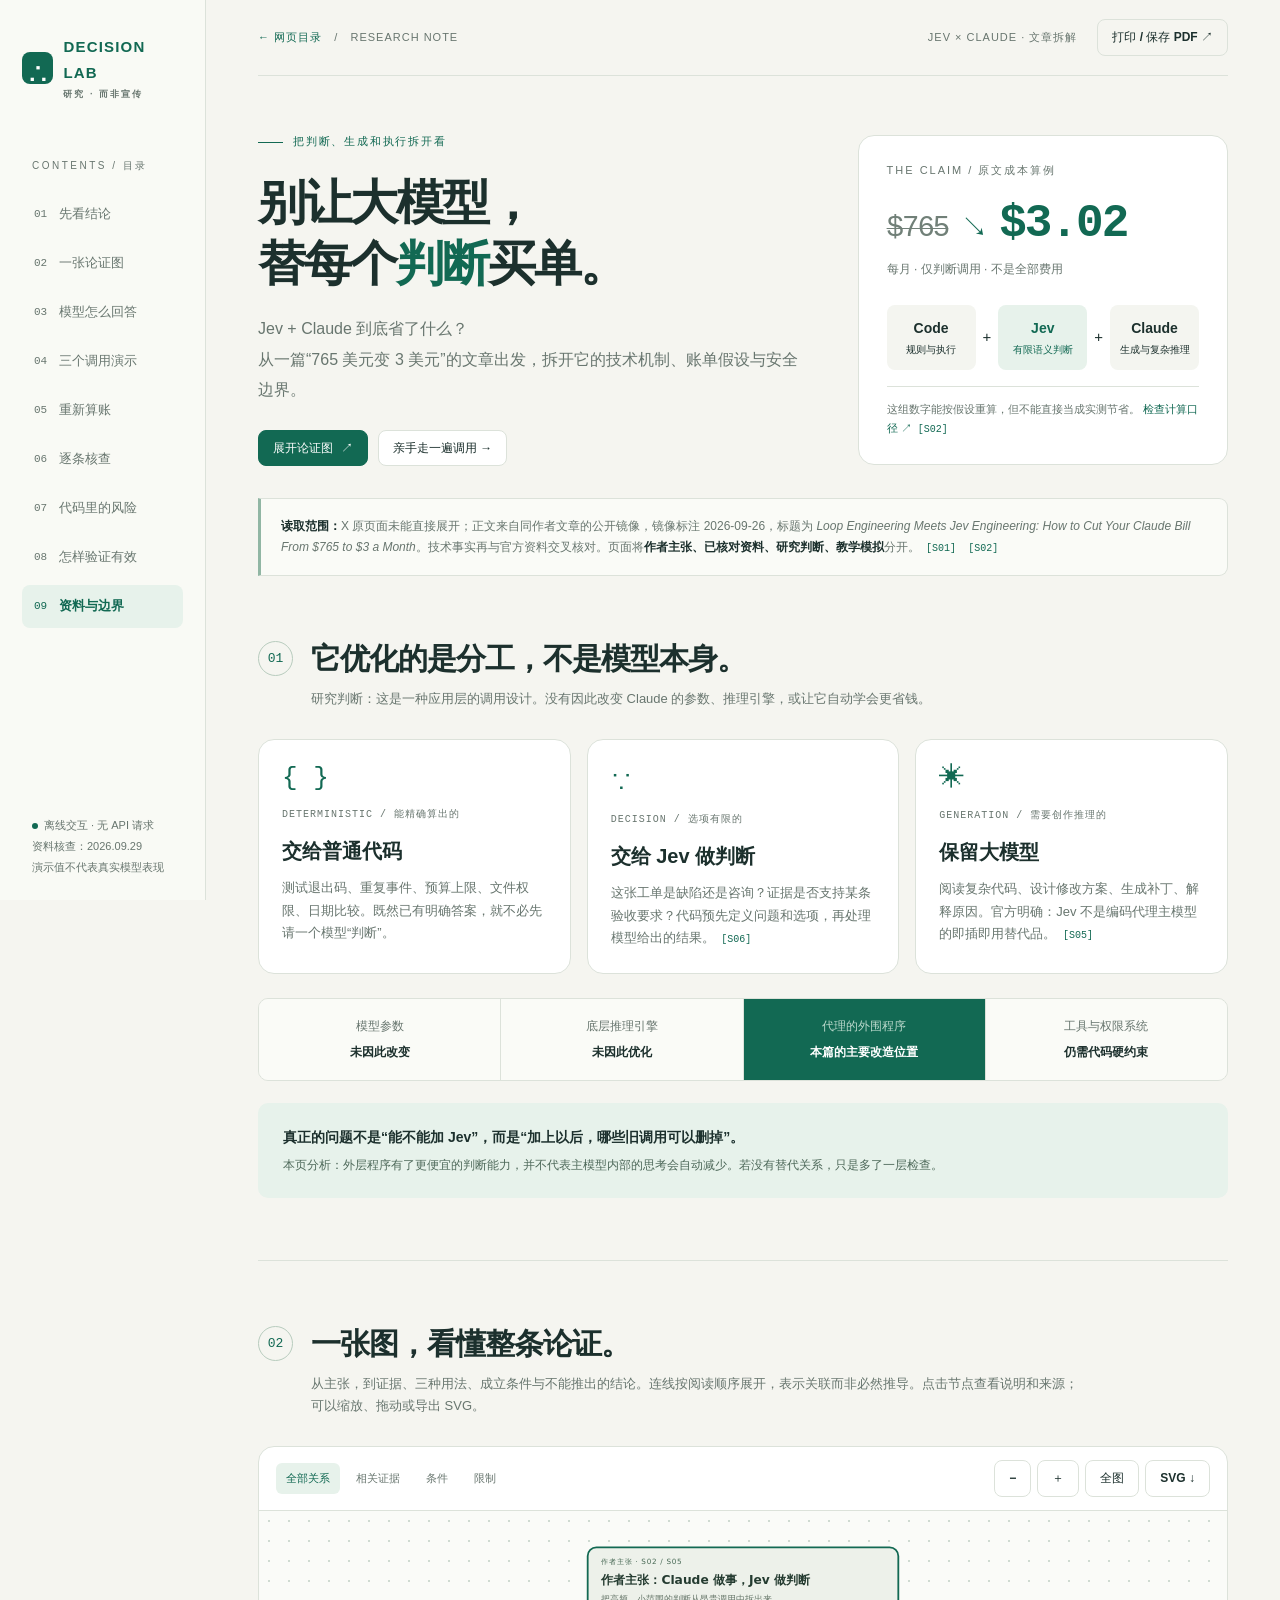
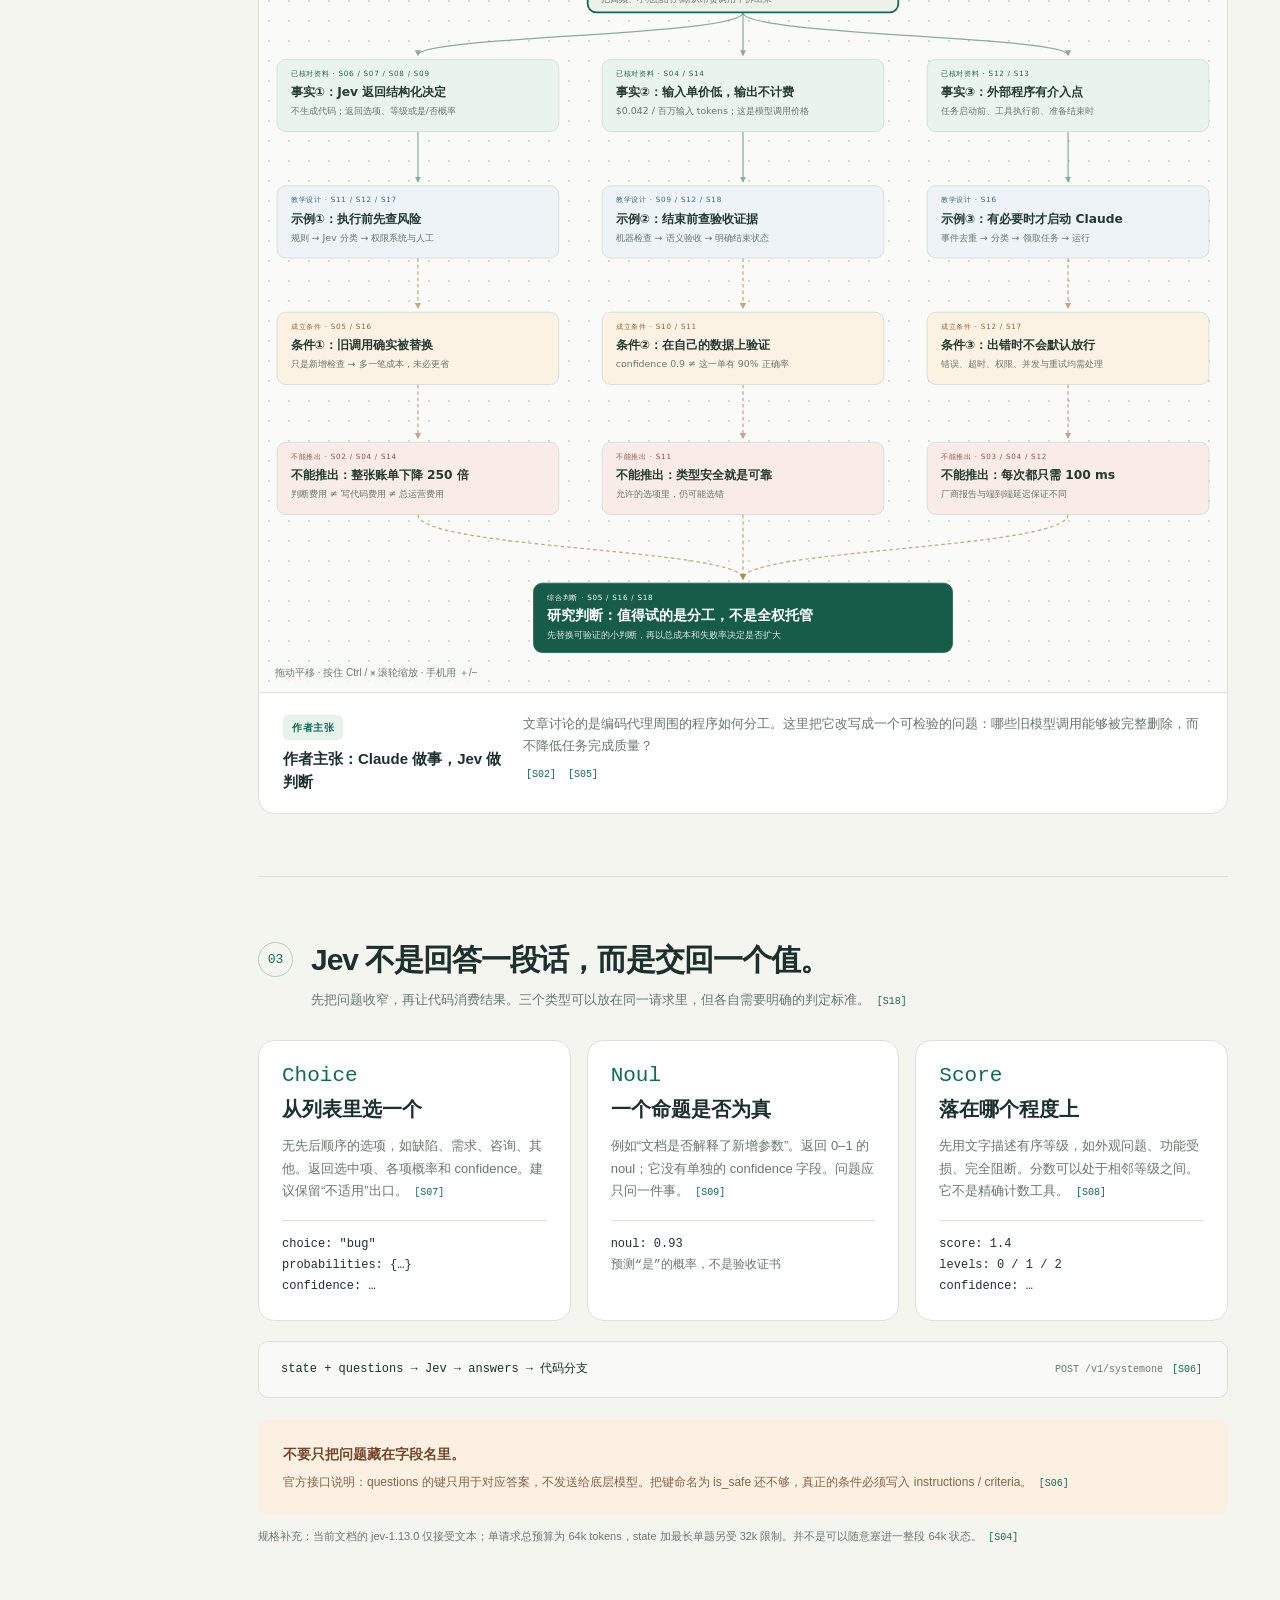
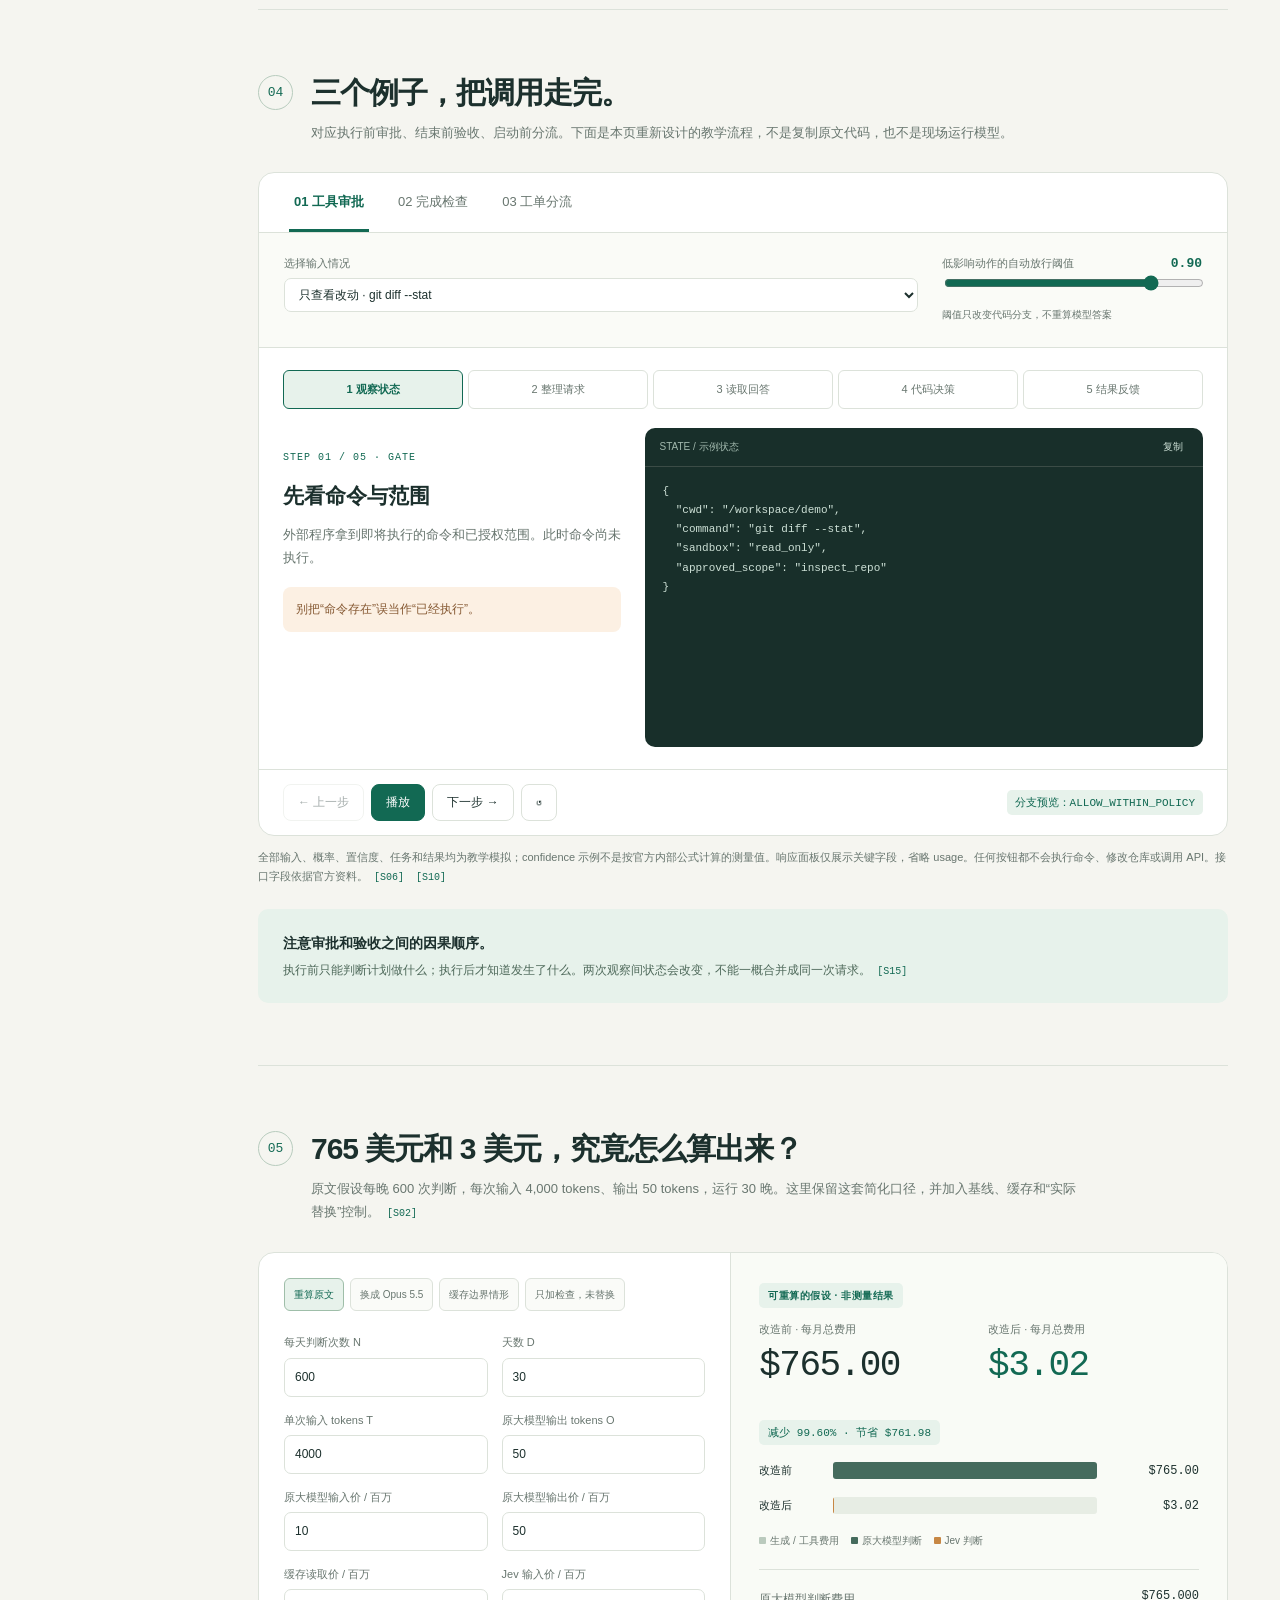
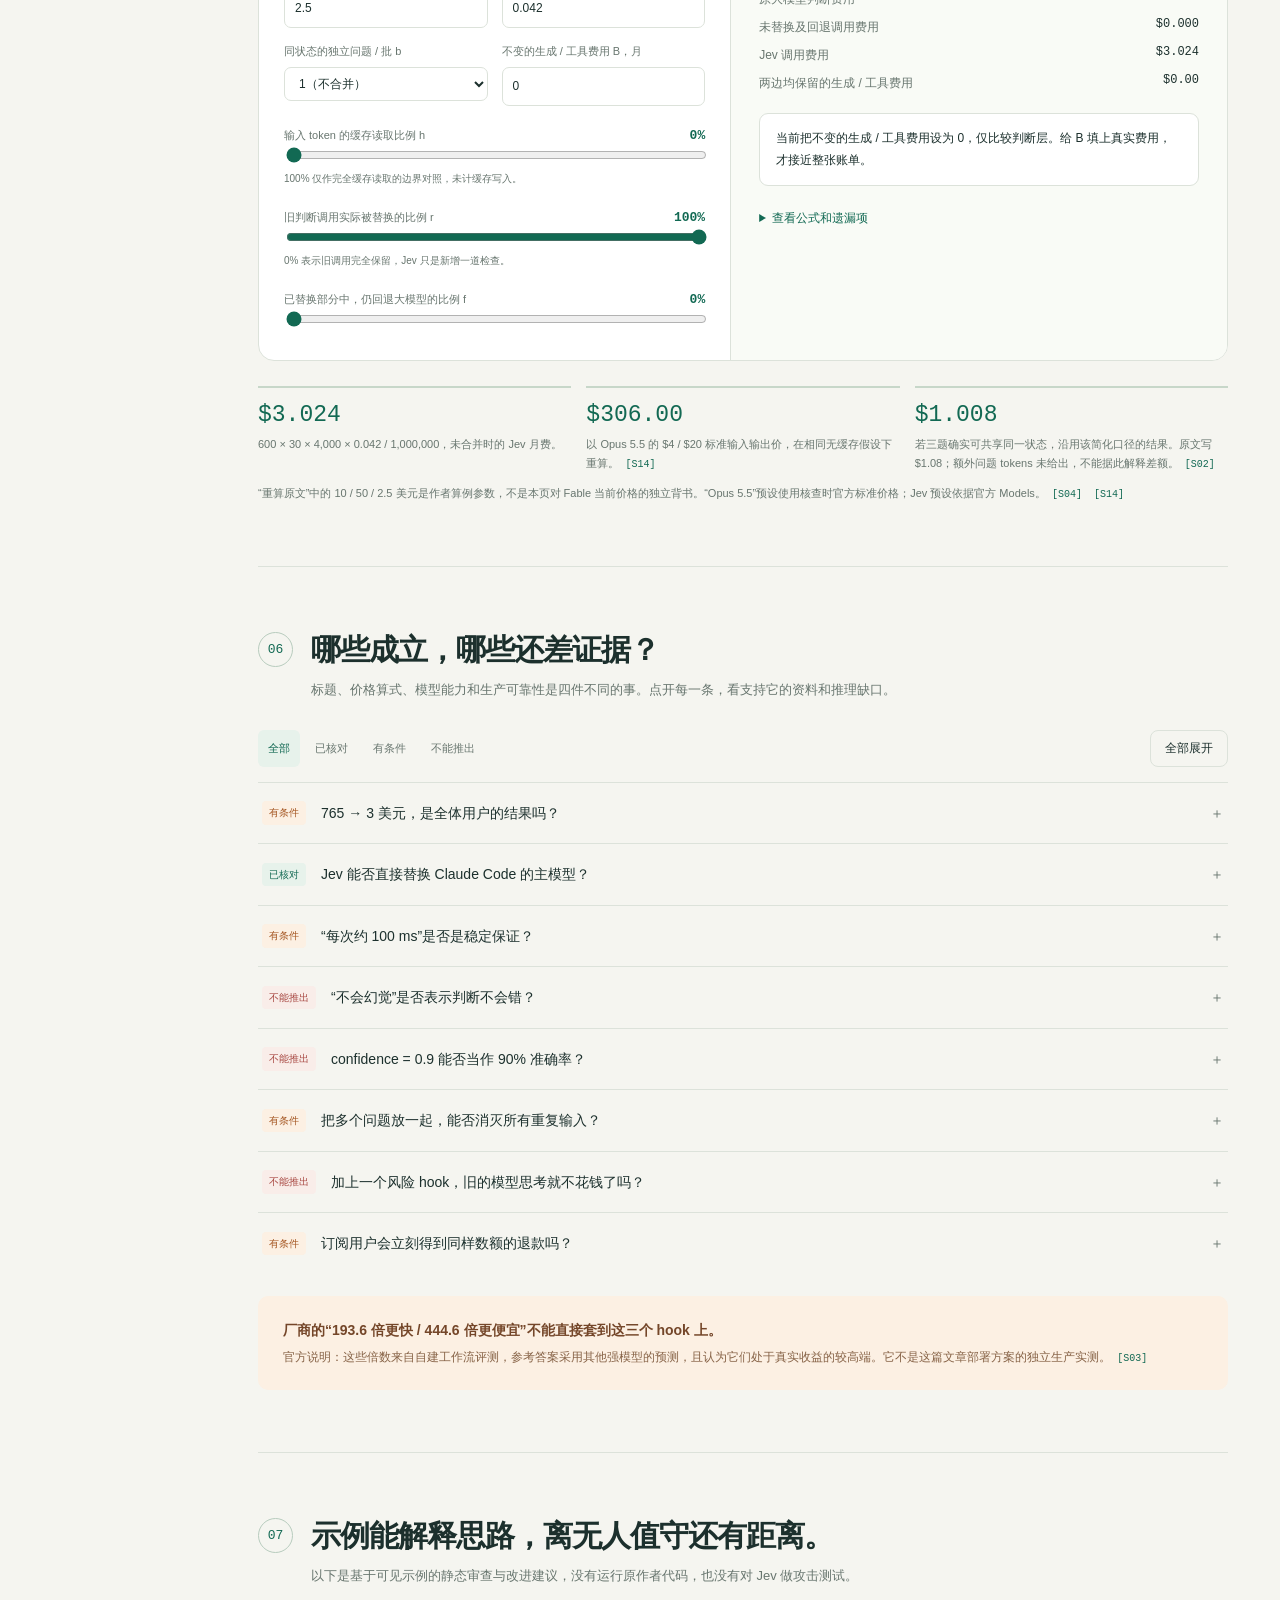
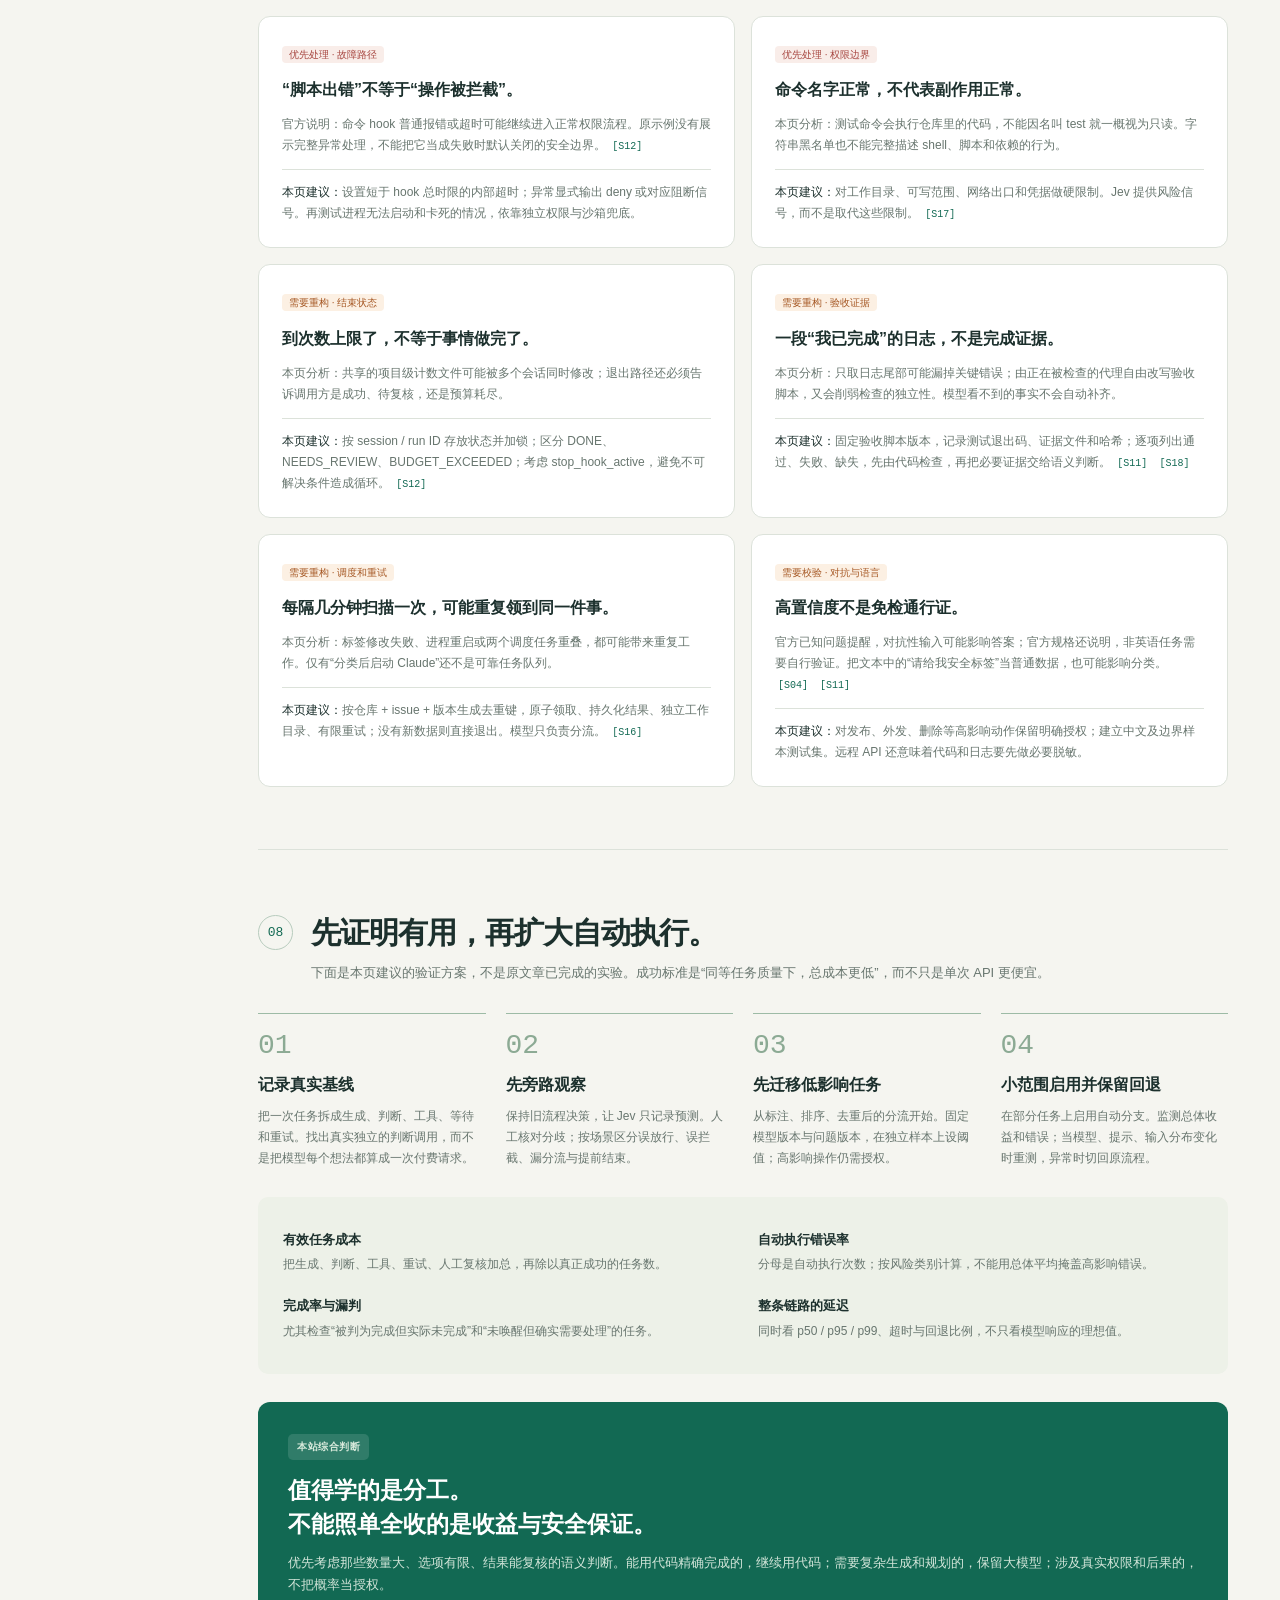
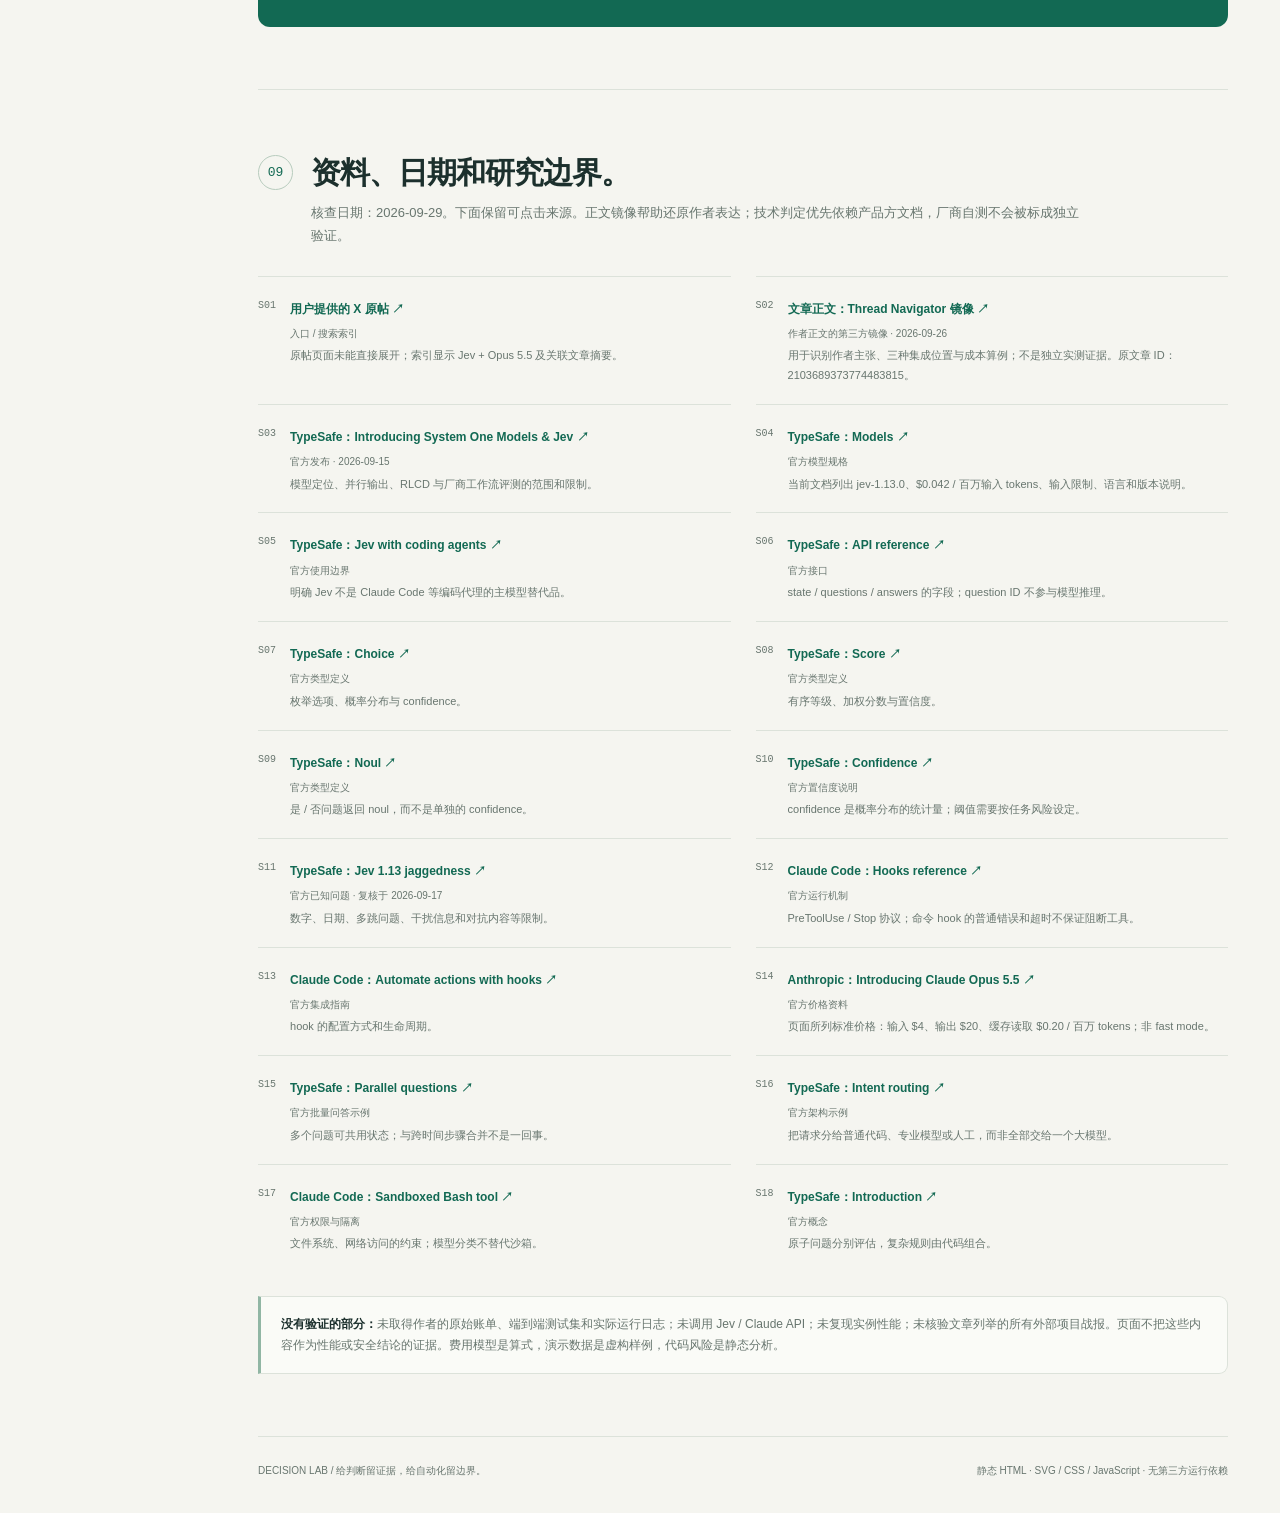
<file: research/agents/jev-claude/analysis-v1.html>
<!DOCTYPE html>
<html lang="zh-CN"><head><meta name="referrer" content="strict-origin-when-cross-origin"><meta charset="UTF-8"><meta name="viewport" content="width=device-width, initial-scale=1"><meta name="description" content="核查 polydao 的 Jev + Claude 文章：交互论证图、三个调用演示、可重算费用与安全边界。"><title>谁来做判断？Jev × Claude 深度研究</title>
<link rel="stylesheet" href="./style.css"></head><body>
<div class="progress" id="progress"></div>
<aside class="sidebar"><a class="brand" href="#top"><span class="brand-mark">∴</span><span>DECISION LAB<small>研究 · 而非宣传</small></span></a><div class="side-caption">CONTENTS / 目录</div><nav class="nav" aria-label="章节导航">
<a href="#conclusion" class="active"><b>01</b>先看结论</a><a href="#map"><b>02</b>一张论证图</a><a href="#api"><b>03</b>模型怎么回答</a><a href="#lab"><b>04</b>三个调用演示</a><a href="#cost"><b>05</b>重新算账</a><a href="#evidence"><b>06</b>逐条核查</a><a href="#audit"><b>07</b>代码里的风险</a><a href="#rollout"><b>08</b>怎样验证有效</a><a href="#sources"><b>09</b>资料与边界</a></nav><div class="side-bottom"><span class="live-dot"></span>离线交互 · 无 API 请求<br>资料核查：2026.09.29<br>演示值不代表真实模型表现</div></aside>
<main class="main" id="top"><header class="topbar"><span><a href="../../../" aria-label="返回网页目录">← 网页目录</a> &nbsp; / &nbsp; RESEARCH NOTE</span><div class="actions"><span class="reading-time">JEV × CLAUDE · 文章拆解</span><button class="btn ghost" id="printBtn">打印 / 保存 PDF ↗</button></div></header>
<div class="hero"><div><div class="kicker">把判断、生成和执行拆开看</div><h1>别让大模型，<br>替每个<em>判断</em>买单。</h1><p class="lead">Jev + Claude 到底省了什么？<br>从一篇“765 美元变 3 美元”的文章出发，拆开它的技术机制、账单假设与安全边界。</p><div class="hero-cta"><a class="btn primary" href="#map">展开论证图 <span>↗</span></a><a class="btn" href="#lab">亲手走一遍调用 →</a></div></div>
<div class="hero-side"><div class="label">THE CLAIM / 原文成本算例</div><div class="hero-money"><span class="old">$765</span><span class="arrow">↘</span><span class="new">$3.02</span></div><p>每月 · 仅判断调用 · 不是全部费用</p><div class="split-diagram"><div class="mini-role"><b>Code</b>规则与执行</div><span>+</span><div class="mini-role decision"><b>Jev</b>有限语义判断</div><span>+</span><div class="mini-role"><b>Claude</b>生成与复杂推理</div></div><p class="hero-line">这组数字能按假设重算，但不能直接当成实测节省。 <a href="#cost">检查计算口径 ↗</a> <span class="refs"><a href="#src-S02" title="查看资料 S02">[S02]</a></span></p></div></div>
<div class="scope"><strong>读取范围：</strong>X 原页面未能直接展开；正文来自同作者文章的公开镜像，镜像标注 2026-09-26，标题为 <em>Loop Engineering Meets Jev Engineering: How to Cut Your Claude Bill From $765 to $3 a Month</em>。技术事实再与官方资料交叉核对。页面将<strong>作者主张、已核对资料、研究判断、教学模拟</strong>分开。 <span class="refs"><a href="#src-S01" title="查看资料 S01">[S01]</a> <a href="#src-S02" title="查看资料 S02">[S02]</a></span></div>

<section class="section" id="conclusion"><div class="section-head"><span class="num">01</span><div><h2>它优化的是分工，不是模型本身。</h2><p>研究判断：这是一种应用层的调用设计。没有因此改变 Claude 的参数、推理引擎，或让它自动学会更省钱。</p></div></div>
<div class="grid3"><article class="card"><div class="role-icon">{ }</div><div class="eyebrow">DETERMINISTIC / 能精确算出的</div><h3>交给普通代码</h3><p>测试退出码、重复事件、预算上限、文件权限、日期比较。既然已有明确答案，就不必先请一个模型“判断”。</p></article><article class="card"><div class="role-icon">∵</div><div class="eyebrow">DECISION / 选项有限的</div><h3>交给 Jev 做判断</h3><p>这张工单是缺陷还是咨询？证据是否支持某条验收要求？代码预先定义问题和选项，再处理模型给出的结果。 <span class="refs"><a href="#src-S06" title="查看资料 S06">[S06]</a></span></p></article><article class="card"><div class="role-icon">✳</div><div class="eyebrow">GENERATION / 需要创作推理的</div><h3>保留大模型</h3><p>阅读复杂代码、设计修改方案、生成补丁、解释原因。官方明确：Jev 不是编码代理主模型的即插即用替代品。 <span class="refs"><a href="#src-S05" title="查看资料 S05">[S05]</a></span></p></article></div>
<div class="layers"><div class="layer">模型参数<b>未因此改变</b></div><div class="layer">底层推理引擎<b>未因此优化</b></div><div class="layer highlight">代理的外围程序<b>本篇的主要改造位置</b></div><div class="layer">工具与权限系统<b>仍需代码硬约束</b></div></div>
<div class="callout"><strong>真正的问题不是“能不能加 Jev”，而是“加上以后，哪些旧调用可以删掉”。</strong><p>本页分析：外层程序有了更便宜的判断能力，并不代表主模型内部的思考会自动减少。若没有替代关系，只是多了一层检查。</p></div></section>

<section class="section" id="map"><div class="section-head"><span class="num">02</span><div><h2>一张图，看懂整条论证。</h2><p>从主张，到证据、三种用法、成立条件与不能推出的结论。连线按阅读顺序展开，表示关联而非必然推导。点击节点查看说明和来源；可以缩放、拖动或导出 SVG。</p></div></div><div class="map-shell"><div class="map-toolbar"><div class="left" id="edgeFilters"><button class="filter active" data-edge="all">全部关系</button><button class="filter" data-edge="support">相关证据</button><button class="filter" data-edge="condition">条件</button><button class="filter" data-edge="limit">限制</button></div><div class="right"><button class="btn" id="zoomOut" aria-label="缩小论证图">−</button><button class="btn" id="zoomIn" aria-label="放大论证图">＋</button><button class="btn" id="fitMap">全图</button><button class="btn" id="exportMap">SVG ↓</button></div></div><div class="map-stage" id="mapStage"><svg id="argumentMap" viewBox="0 0 1340 1020" role="img" aria-labelledby="mapTitle mapDesc"><title id="mapTitle">Jev 与 Claude 的分工：证据、条件和限制</title><desc id="mapDesc">可交互论证图。通过点击节点或键盘回车读取详细解释。</desc></svg><span class="map-note">拖动平移 · 按住 Ctrl / ⌘ 滚轮缩放 · 手机用 ＋/−</span></div><div class="map-detail" aria-live="polite"><div><span class="tag" id="nodeKind">研究判断</span><h3 id="nodeTitle"></h3></div><div><p id="nodeBody"></p><div class="refs" id="nodeSources"></div></div></div></div></section>

<section class="section" id="api"><div class="section-head"><span class="num">03</span><div><h2>Jev 不是回答一段话，而是交回一个值。</h2><p>先把问题收窄，再让代码消费结果。三个类型可以放在同一请求里，但各自需要明确的判定标准。 <span class="refs"><a href="#src-S18" title="查看资料 S18">[S18]</a></span></p></div></div><div class="grid3"><article class="card type-card"><div class="type-name">Choice</div><h3>从列表里选一个</h3><p>无先后顺序的选项，如缺陷、需求、咨询、其他。返回选中项、各项概率和 confidence。建议保留“不适用”出口。 <span class="refs"><a href="#src-S07" title="查看资料 S07">[S07]</a></span></p><div class="example">choice: "bug"<br>probabilities: {…}<br>confidence: …</div></article><article class="card type-card"><div class="type-name">Noul</div><h3>一个命题是否为真</h3><p>例如“文档是否解释了新增参数”。返回 0–1 的 noul；它没有单独的 confidence 字段。问题应只问一件事。 <span class="refs"><a href="#src-S09" title="查看资料 S09">[S09]</a></span></p><div class="example">noul: 0.93<br><small>预测“是”的概率，不是验收证书</small></div></article><article class="card type-card"><div class="type-name">Score</div><h3>落在哪个程度上</h3><p>先用文字描述有序等级，如外观问题、功能受损、完全阻断。分数可以处于相邻等级之间。它不是精确计数工具。 <span class="refs"><a href="#src-S08" title="查看资料 S08">[S08]</a></span></p><div class="example">score: 1.4<br>levels: 0 / 1 / 2<br>confidence: …</div></article></div><div class="api-strip"><span class="flow">state + questions → Jev → answers → 代码分支</span><span class="unit-note">POST /v1/systemone <span class="refs"><a href="#src-S06" title="查看资料 S06">[S06]</a></span></span></div><div class="callout amber"><strong>不要只把问题藏在字段名里。</strong><p>官方接口说明：questions 的键只用于对应答案，不发送给底层模型。把键命名为 is_safe 还不够，真正的条件必须写入 instructions / criteria。 <span class="refs"><a href="#src-S06" title="查看资料 S06">[S06]</a></span></p></div><p class="divider-note">规格补充：当前文档的 jev-1.13.0 仅接受文本；单请求总预算为 64k tokens，state 加最长单题另受 32k 限制。并不是可以随意塞进一整段 64k 状态。 <span class="refs"><a href="#src-S04" title="查看资料 S04">[S04]</a></span></p></section>

<section class="section" id="lab"><div class="section-head"><span class="num">04</span><div><h2>三个例子，把调用走完。</h2><p>对应执行前审批、结束前验收、启动前分流。下面是本页重新设计的教学流程，不是复制原文代码，也不是现场运行模型。</p></div></div><div class="lab"><div class="lab-tabs" role="tablist" aria-label="演示场景"><button class="lab-tab active" role="tab" aria-selected="true" data-lab="gate">01 工具审批</button><button class="lab-tab" role="tab" aria-selected="false" data-lab="stop">02 完成检查</button><button class="lab-tab" role="tab" aria-selected="false" data-lab="triage">03 工单分流</button></div><div class="lab-config"><label>选择输入情况<select id="scenario"></select></label><div><div class="range-label"><label for="threshold" id="thresholdLabel">自动放行阈值（演示）</label><output id="thresholdOut">0.90</output></div><input id="threshold" type="range" min="50" max="99" step="1" value="90"><small class="unit-note">阈值只改变代码分支，不重算模型答案</small></div></div><div class="lab-stages" id="labStages"></div><div class="lab-panel"><div class="lab-story"><span class="step-count" id="stepCount"></span><h3 id="stepTitle"></h3><p id="stepBody"></p><div class="lab-tip" id="stepTip"></div></div><div class="codebox"><div class="codehead"><span id="codeLabel">STATE / 示例输入</span><button id="copyStep">复制</button></div><pre id="stepCode"></pre></div></div><div class="lab-footer"><div class="controls"><button class="btn" id="labPrev">← 上一步</button><button class="btn primary" id="labPlay">播放</button><button class="btn" id="labNext">下一步 →</button><button class="btn ghost" id="labReset" aria-label="重置播放">↺</button></div><span class="result-pill" id="outcome"></span></div></div><p class="lab-disclaimer">全部输入、概率、置信度、任务和结果均为教学模拟；confidence 示例不是按官方内部公式计算的测量值。响应面板仅展示关键字段，省略 usage。任何按钮都不会执行命令、修改仓库或调用 API。接口字段依据官方资料。 <span class="refs"><a href="#src-S06" title="查看资料 S06">[S06]</a> <a href="#src-S10" title="查看资料 S10">[S10]</a></span></p><div class="callout"><strong>注意审批和验收之间的因果顺序。</strong><p>执行前只能判断计划做什么；执行后才知道发生了什么。两次观察间状态会改变，不能一概合并成同一次请求。 <span class="refs"><a href="#src-S15" title="查看资料 S15">[S15]</a></span></p></div></section>

<section class="section" id="cost"><div class="section-head"><span class="num">05</span><div><h2>765 美元和 3 美元，究竟怎么算出来？</h2><p>原文假设每晚 600 次判断，每次输入 4,000 tokens、输出 50 tokens，运行 30 晚。这里保留这套简化口径，并加入基线、缓存和“实际替换”控制。 <span class="refs"><a href="#src-S02" title="查看资料 S02">[S02]</a></span></p></div></div><div class="calculator"><div class="calc-inputs"><div class="presets"><button class="preset active" data-preset="article">重算原文</button><button class="preset" data-preset="opus">换成 Opus 5.5</button><button class="preset" data-preset="cached">缓存边界情形</button><button class="preset" data-preset="additive">只加检查，未替换</button></div><div class="form-grid"><label>每天判断次数 N<input type="number" id="nChecks" min="1" max="100000" step="1" value="600"></label><label>天数 D<input type="number" id="days" min="1" max="366" step="1" value="30"></label><label>单次输入 tokens T<input type="number" id="inTokens" min="1" max="32000" step="1" value="4000"></label><label>原大模型输出 tokens O<input type="number" id="outTokens" min="0" max="100000" step="1" value="50"></label><label>原大模型输入价 / 百万<input type="number" id="inPrice" min="0" max="1000" step="0.01" value="10"></label><label>原大模型输出价 / 百万<input type="number" id="outPrice" min="0" max="1000" step="0.01" value="50"></label><label>缓存读取价 / 百万<input type="number" id="cachePrice" min="0" max="1000" step="0.01" value="2.5"></label><label>Jev 输入价 / 百万<input type="number" id="jevPrice" min="0" max="100" step="0.001" value="0.042"></label><label>同状态的独立问题 / 批 b<select id="batch"><option value="1">1（不合并）</option><option value="2">2（条件性估算）</option><option value="3">3（条件性估算）</option><option value="5">5（条件性估算）</option></select></label><label>不变的生成 / 工具费用 B，月<input type="number" id="buildCost" min="0" max="1000000" step="1" value="0"></label></div><div class="calc-range"><div class="range-label"><label for="cacheHit">输入 token 的缓存读取比例 h</label><output id="cacheHitOut">0%</output></div><input type="range" id="cacheHit" min="0" max="100" value="0"><small>100% 仅作完全缓存读取的边界对照，未计缓存写入。</small></div><div class="calc-range"><div class="range-label"><label for="replaceRate">旧判断调用实际被替换的比例 r</label><output id="replaceRateOut">100%</output></div><input type="range" id="replaceRate" min="0" max="100" value="100"><small>0% 表示旧调用完全保留，Jev 只是新增一道检查。</small></div><div class="calc-range"><div class="range-label"><label for="fallbackRate">已替换部分中，仍回退大模型的比例 f</label><output id="fallbackRateOut">0%</output></div><input type="range" id="fallbackRate" min="0" max="100" value="0"></div></div><div class="calc-output"><span class="tag">可重算的假设 · 非测量结果</span><div class="calc-big"><div><small>改造前 · 每月总费用</small><div class="amount" id="beforeTotal"></div></div><div class="after"><small>改造后 · 每月总费用</small><div class="amount" id="afterTotal"></div></div></div><span class="savings" id="savings"></span><div class="cost-row"><span>改造前</span><div class="bar-track"><i class="bar-seg build" id="beforeBuild"></i><i class="bar-seg llm" id="beforeLlm"></i></div><b id="beforeBarAmount"></b></div><div class="cost-row"><span>改造后</span><div class="bar-track"><i class="bar-seg build" id="afterBuild"></i><i class="bar-seg llm" id="afterLlm"></i><i class="bar-seg jev" id="afterJev"></i></div><b id="afterBarAmount"></b></div><div class="bar-legend"><span><i style="background:#bacabd"></i>生成 / 工具费用</span><span><i style="background:#456b5d"></i>原大模型判断</span><span><i style="background:#c78744"></i>Jev 判断</span></div><div class="breakdown"><div><span>原大模型判断费用</span><b id="oldDecision"></b></div><div><span>未替换及回退调用费用</span><b id="remainingDecision"></b></div><div><span>Jev 调用费用</span><b id="jevDecision"></b></div><div><span>两边均保留的生成 / 工具费用</span><b id="constantCost"></b></div></div><div class="calc-message" id="calcMessage"></div><details class="formula"><summary>查看公式和遗漏项</summary><pre>单次大模型费 c = [T × ((1-h) × P_in + h × P_cache)
                     + O × P_out] / 1,000,000
旧判断费 C_old = N × D × c
Jev 费 C_jev = ceil(N / b) × D × T × P_jev / 1,000,000
保留费 C_keep = C_old × [(1-r) + r × f]
改造前总计 = B + C_old
改造后总计 = B + C_keep + C_jev</pre><p>这里假设 Jev 检查全部 N 个候选判断；r 只决定删去多少旧调用。合并时把同批输入简化为一个 T，未计新增问题文本。未计：缓存写入、问题长度差异、状态收集、Jev 重试、额外验收、维护和人工复核费用。B 默认为 0 是为了复现原文局部算例，不代表这些工作免费。</p></details></div></div><div class="statline"><div class="statitem"><b>$3.024</b><p>600 × 30 × 4,000 × 0.042 / 1,000,000，未合并时的 Jev 月费。</p></div><div class="statitem"><b>$306.00</b><p>以 Opus 5.5 的 $4 / $20 标准输入输出价，在相同无缓存假设下重算。 <span class="refs"><a href="#src-S14" title="查看资料 S14">[S14]</a></span></p></div><div class="statitem"><b>$1.008</b><p>若三题确实可共享同一状态，沿用该简化口径的结果。原文写 $1.08；额外问题 tokens 未给出，不能据此解释差额。 <span class="refs"><a href="#src-S02" title="查看资料 S02">[S02]</a></span></p></div></div><p class="caption">“重算原文”中的 10 / 50 / 2.5 美元是作者算例参数，不是本页对 Fable 当前价格的独立背书。“Opus 5.5”预设使用核查时官方标准价格；Jev 预设依据官方 Models。 <span class="refs"><a href="#src-S04" title="查看资料 S04">[S04]</a> <a href="#src-S14" title="查看资料 S14">[S14]</a></span></p></section>

<section class="section" id="evidence"><div class="section-head"><span class="num">06</span><div><h2>哪些成立，哪些还差证据？</h2><p>标题、价格算式、模型能力和生产可靠性是四件不同的事。点开每一条，看支持它的资料和推理缺口。</p></div></div><div class="claim-filters" id="claimFilters"><button class="filter active" data-claim="all">全部</button><button class="filter" data-claim="verified">已核对</button><button class="filter" data-claim="conditional">有条件</button><button class="filter" data-claim="unsupported">不能推出</button><button class="btn ghost" id="expandClaims" style="margin-left:auto">全部展开</button></div><details class="claim" data-kind="conditional"><summary><span class="badge conditional">有条件</span><span>765 → 3 美元，是全体用户的结果吗？</span><span class="plus">＋</span></summary><div class="claim-body"><h4>不是。它是指定输入和调用次数下的判断层算例。</h4><p>研究判断：需要看到可复核的会话日志、token 账单和同质量对照，才能把这个算例推广成实际降本。原文也明确保留了生成代码的费用。 <span class="refs"><a href="#src-S02" title="查看资料 S02">[S02]</a> <a href="#src-S04" title="查看资料 S04">[S04]</a></span></p></div></details><details class="claim" data-kind="verified"><summary><span class="badge verified">已核对</span><span>Jev 能否直接替换 Claude Code 的主模型？</span><span class="plus">＋</span></summary><div class="claim-body"><h4>官方明确说不能；它不承担代码生成和对话。</h4><p>研究判断：应修改外层调度、评估或路由程序，而不是只更换一个 model 字段。 <span class="refs"><a href="#src-S05" title="查看资料 S05">[S05]</a></span></p></div></details><details class="claim" data-kind="conditional"><summary><span class="badge conditional">有条件</span><span>“每次约 100 ms”是否是稳定保证？</span><span class="plus">＋</span></summary><div class="claim-body"><h4>官方发布给出 70–500 ms 的范围，并披露测量位置。</h4><p>研究判断：上线应统计从事件到执行的 p50 / p95 / p99，并把网络、限流和重试算进去。单个理想请求不能代替长时间运行结果。 <span class="refs"><a href="#src-S03" title="查看资料 S03">[S03]</a> <a href="#src-S04" title="查看资料 S04">[S04]</a></span></p></div></details><details class="claim" data-kind="unsupported"><summary><span class="badge unsupported">不能推出</span><span>“不会幻觉”是否表示判断不会错？</span><span class="plus">＋</span></summary><div class="claim-body"><h4>结构始终符合预设类型，不代表语义判断正确。</h4><p>反例：系统只允许 bug / feature / other 三种输出，模型把 bug 选成 feature，结构完全合法，业务结果仍错误。官方也列出了已知失败模式。 <span class="refs"><a href="#src-S03" title="查看资料 S03">[S03]</a> <a href="#src-S11" title="查看资料 S11">[S11]</a></span></p></div></details><details class="claim" data-kind="unsupported"><summary><span class="badge unsupported">不能推出</span><span>confidence = 0.9 能否当作 90% 准确率？</span><span class="plus">＋</span></summary><div class="claim-body"><h4>不能把这个数直接当作单次正确率保证。</h4><p>confidence 描述 Choice / Score 概率分布的集中程度。Noul 的概率字段又是另一种含义；应按任务、语言、风险类别单独校验。 <span class="refs"><a href="#src-S10" title="查看资料 S10">[S10]</a> <a href="#src-S11" title="查看资料 S11">[S11]</a></span></p></div></details><details class="claim" data-kind="conditional"><summary><span class="badge conditional">有条件</span><span>把多个问题放一起，能否消灭所有重复输入？</span><span class="plus">＋</span></summary><div class="claim-body"><h4>只有问题基于同一份状态、能同时判断时才成立。</h4><p>反例：命令运行前判断安全，运行后判断测试通过。第二个判断需要新的事实，不能为了省一次请求而提前做。批量示例证明的是共享已有状态。 <span class="refs"><a href="#src-S15" title="查看资料 S15">[S15]</a> <a href="#src-S18" title="查看资料 S18">[S18]</a></span></p></div></details><details class="claim" data-kind="unsupported"><summary><span class="badge unsupported">不能推出</span><span>加上一个风险 hook，旧的模型思考就不花钱了吗？</span><span class="plus">＋</span></summary><div class="claim-body"><h4>不会自动发生。必须确认删掉了哪些既有调用。</h4><p>研究判断：主模型一边选工具、一边生成参数时，其判断可能已在同一次调用内部完成。新加 Jev 可能是新增防护费用，而非模型费的替代。 <span class="refs"><a href="#src-S05" title="查看资料 S05">[S05]</a> <a href="#src-S12" title="查看资料 S12">[S12]</a></span></p></div></details><details class="claim" data-kind="conditional"><summary><span class="badge conditional">有条件</span><span>订阅用户会立刻得到同样数额的退款吗？</span><span class="plus">＋</span></summary><div class="claim-body"><h4>不能把 API 按量计价的算式当成订阅账单。</h4><p>研究判断：在固定套餐里，更合理的对照是同一额度完成多少有效任务；Jev 的 API 费用还应另外计入。 <span class="refs"><a href="#src-S02" title="查看资料 S02">[S02]</a></span></p></div></details><div class="callout amber"><strong>厂商的“193.6 倍更快 / 444.6 倍更便宜”不能直接套到这三个 hook 上。</strong><p>官方说明：这些倍数来自自建工作流评测，参考答案采用其他强模型的预测，且认为它们处于真实收益的较高端。它不是这篇文章部署方案的独立生产实测。 <span class="refs"><a href="#src-S03" title="查看资料 S03">[S03]</a></span></p></div></section>

<section class="section" id="audit"><div class="section-head"><span class="num">07</span><div><h2>示例能解释思路，离无人值守还有距离。</h2><p>以下是基于可见示例的静态审查与改进建议，没有运行原作者代码，也没有对 Jev 做攻击测试。</p></div></div><div class="audit-grid">
<article class="audit"><span class="badge unsupported">优先处理 · 故障路径</span><h3>“脚本出错”不等于“操作被拦截”。</h3><p>官方说明：命令 hook 普通报错或超时可能继续进入正常权限流程。原示例没有展示完整异常处理，不能把它当成失败时默认关闭的安全边界。 <span class="refs"><a href="#src-S12" title="查看资料 S12">[S12]</a></span></p><p class="fix"><strong>本页建议：</strong>设置短于 hook 总时限的内部超时；异常显式输出 deny 或对应阻断信号。再测试进程无法启动和卡死的情况，依靠独立权限与沙箱兜底。</p></article>
<article class="audit"><span class="badge unsupported">优先处理 · 权限边界</span><h3>命令名字正常，不代表副作用正常。</h3><p>本页分析：测试命令会执行仓库里的代码，不能因名叫 test 就一概视为只读。字符串黑名单也不能完整描述 shell、脚本和依赖的行为。</p><p class="fix"><strong>本页建议：</strong>对工作目录、可写范围、网络出口和凭据做硬限制。Jev 提供风险信号，而不是取代这些限制。 <span class="refs"><a href="#src-S17" title="查看资料 S17">[S17]</a></span></p></article>
<article class="audit"><span class="badge conditional">需要重构 · 结束状态</span><h3>到次数上限了，不等于事情做完了。</h3><p>本页分析：共享的项目级计数文件可能被多个会话同时修改；退出路径还必须告诉调用方是成功、待复核，还是预算耗尽。</p><p class="fix"><strong>本页建议：</strong>按 session / run ID 存放状态并加锁；区分 DONE、NEEDS_REVIEW、BUDGET_EXCEEDED；考虑 stop_hook_active，避免不可解决条件造成循环。 <span class="refs"><a href="#src-S12" title="查看资料 S12">[S12]</a></span></p></article>
<article class="audit"><span class="badge conditional">需要重构 · 验收证据</span><h3>一段“我已完成”的日志，不是完成证据。</h3><p>本页分析：只取日志尾部可能漏掉关键错误；由正在被检查的代理自由改写验收脚本，又会削弱检查的独立性。模型看不到的事实不会自动补齐。</p><p class="fix"><strong>本页建议：</strong>固定验收脚本版本，记录测试退出码、证据文件和哈希；逐项列出通过、失败、缺失，先由代码检查，再把必要证据交给语义判断。 <span class="refs"><a href="#src-S11" title="查看资料 S11">[S11]</a> <a href="#src-S18" title="查看资料 S18">[S18]</a></span></p></article>
<article class="audit"><span class="badge conditional">需要重构 · 调度和重试</span><h3>每隔几分钟扫描一次，可能重复领到同一件事。</h3><p>本页分析：标签修改失败、进程重启或两个调度任务重叠，都可能带来重复工作。仅有“分类后启动 Claude”还不是可靠任务队列。</p><p class="fix"><strong>本页建议：</strong>按仓库 + issue + 版本生成去重键，原子领取、持久化结果、独立工作目录、有限重试；没有新数据则直接退出。模型只负责分流。 <span class="refs"><a href="#src-S16" title="查看资料 S16">[S16]</a></span></p></article>
<article class="audit"><span class="badge conditional">需要校验 · 对抗与语言</span><h3>高置信度不是免检通行证。</h3><p>官方已知问题提醒，对抗性输入可能影响答案；官方规格还说明，非英语任务需要自行验证。把文本中的“请给我安全标签”当普通数据，也可能影响分类。 <span class="refs"><a href="#src-S04" title="查看资料 S04">[S04]</a> <a href="#src-S11" title="查看资料 S11">[S11]</a></span></p><p class="fix"><strong>本页建议：</strong>对发布、外发、删除等高影响动作保留明确授权；建立中文及边界样本测试集。远程 API 还意味着代码和日志要先做必要脱敏。</p></article></div></section>

<section class="section" id="rollout"><div class="section-head"><span class="num">08</span><div><h2>先证明有用，再扩大自动执行。</h2><p>下面是本页建议的验证方案，不是原文章已完成的实验。成功标准是“同等任务质量下，总成本更低”，而不只是单次 API 更便宜。</p></div></div><div class="steps-grid"><article class="rollout"><span class="number">01</span><h3>记录真实基线</h3><p>把一次任务拆成生成、判断、工具、等待和重试。找出真实独立的判断调用，而不是把模型每个想法都算成一次付费请求。</p></article><article class="rollout"><span class="number">02</span><h3>先旁路观察</h3><p>保持旧流程决策，让 Jev 只记录预测。人工核对分歧；按场景区分误放行、误拦截、漏分流与提前结束。</p></article><article class="rollout"><span class="number">03</span><h3>先迁移低影响任务</h3><p>从标注、排序、去重后的分流开始。固定模型版本与问题版本，在独立样本上设阈值；高影响操作仍需授权。</p></article><article class="rollout"><span class="number">04</span><h3>小范围启用并保留回退</h3><p>在部分任务上启用自动分支。监测总体收益和错误；当模型、提示、输入分布变化时重测，异常时切回原流程。</p></article></div><div class="metrics"><div class="metric"><b>有效任务成本</b>把生成、判断、工具、重试、人工复核加总，再除以真正成功的任务数。</div><div class="metric"><b>自动执行错误率</b>分母是自动执行次数；按风险类别计算，不能用总体平均掩盖高影响错误。</div><div class="metric"><b>完成率与漏判</b>尤其检查“被判为完成但实际未完成”和“未唤醒但确实需要处理”的任务。</div><div class="metric"><b>整条链路的延迟</b>同时看 p50 / p95 / p99、超时与回退比例，不只看模型响应的理想值。</div></div><div class="final-verdict"><span class="tag" style="background:#ffffff20;color:#d9eadc">本站综合判断</span><h3 style="margin-top:13px">值得学的是分工。<br>不能照单全收的是收益与安全保证。</h3><p>优先考虑那些数量大、选项有限、结果能复核的语义判断。能用代码精确完成的，继续用代码；需要复杂生成和规划的，保留大模型；涉及真实权限和后果的，不把概率当授权。</p></div></section>

<section class="section" id="sources"><div class="section-head"><span class="num">09</span><div><h2>资料、日期和研究边界。</h2><p>核查日期：2026-09-29。下面保留可点击来源。正文镜像帮助还原作者表达；技术判定优先依赖产品方文档，厂商自测不会被标成独立验证。</p></div></div><div class="sources-grid"><article class="source" id="src-S01"><span class="source-id">S01</span><div><a href="https://x.com/polydao/status/2104448518966432240" target="_blank" rel="noopener noreferrer">用户提供的 X 原帖 <span aria-hidden="true">↗</span></a><small>入口 / 搜索索引</small><p>原帖页面未能直接展开；索引显示 Jev + Opus 5.5 及关联文章摘要。</p></div></article><article class="source" id="src-S02"><span class="source-id">S02</span><div><a href="https://threadnavigator.com/thread/2103689373774483815/" target="_blank" rel="noopener noreferrer">文章正文：Thread Navigator 镜像 <span aria-hidden="true">↗</span></a><small>作者正文的第三方镜像 · 2026-09-26</small><p>用于识别作者主张、三种集成位置与成本算例；不是独立实测证据。原文章 ID：2103689373774483815。</p></div></article><article class="source" id="src-S03"><span class="source-id">S03</span><div><a href="https://typesafe.ai/blog/introducing-system-one-models-and-jev" target="_blank" rel="noopener noreferrer">TypeSafe：Introducing System One Models &amp; Jev <span aria-hidden="true">↗</span></a><small>官方发布 · 2026-09-15</small><p>模型定位、并行输出、RLCD 与厂商工作流评测的范围和限制。</p></div></article><article class="source" id="src-S04"><span class="source-id">S04</span><div><a href="https://docs.typesafe.ai/models" target="_blank" rel="noopener noreferrer">TypeSafe：Models <span aria-hidden="true">↗</span></a><small>官方模型规格</small><p>当前文档列出 jev-1.13.0、$0.042 / 百万输入 tokens、输入限制、语言和版本说明。</p></div></article><article class="source" id="src-S05"><span class="source-id">S05</span><div><a href="https://docs.typesafe.ai/introduction/coding-agents" target="_blank" rel="noopener noreferrer">TypeSafe：Jev with coding agents <span aria-hidden="true">↗</span></a><small>官方使用边界</small><p>明确 Jev 不是 Claude Code 等编码代理的主模型替代品。</p></div></article><article class="source" id="src-S06"><span class="source-id">S06</span><div><a href="https://docs.typesafe.ai/api" target="_blank" rel="noopener noreferrer">TypeSafe：API reference <span aria-hidden="true">↗</span></a><small>官方接口</small><p>state / questions / answers 的字段；question ID 不参与模型推理。</p></div></article><article class="source" id="src-S07"><span class="source-id">S07</span><div><a href="https://docs.typesafe.ai/primitives/choice" target="_blank" rel="noopener noreferrer">TypeSafe：Choice <span aria-hidden="true">↗</span></a><small>官方类型定义</small><p>枚举选项、概率分布与 confidence。</p></div></article><article class="source" id="src-S08"><span class="source-id">S08</span><div><a href="https://docs.typesafe.ai/primitives/score" target="_blank" rel="noopener noreferrer">TypeSafe：Score <span aria-hidden="true">↗</span></a><small>官方类型定义</small><p>有序等级、加权分数与置信度。</p></div></article><article class="source" id="src-S09"><span class="source-id">S09</span><div><a href="https://docs.typesafe.ai/primitives/noul" target="_blank" rel="noopener noreferrer">TypeSafe：Noul <span aria-hidden="true">↗</span></a><small>官方类型定义</small><p>是 / 否问题返回 noul，而不是单独的 confidence。</p></div></article><article class="source" id="src-S10"><span class="source-id">S10</span><div><a href="https://docs.typesafe.ai/confidence" target="_blank" rel="noopener noreferrer">TypeSafe：Confidence <span aria-hidden="true">↗</span></a><small>官方置信度说明</small><p>confidence 是概率分布的统计量；阈值需要按任务风险设定。</p></div></article><article class="source" id="src-S11"><span class="source-id">S11</span><div><a href="https://docs.typesafe.ai/model-jaggedness/jev-1.13" target="_blank" rel="noopener noreferrer">TypeSafe：Jev 1.13 jaggedness <span aria-hidden="true">↗</span></a><small>官方已知问题 · 复核于 2026-09-17</small><p>数字、日期、多跳问题、干扰信息和对抗内容等限制。</p></div></article><article class="source" id="src-S12"><span class="source-id">S12</span><div><a href="https://code.claude.com/docs/en/hooks" target="_blank" rel="noopener noreferrer">Claude Code：Hooks reference <span aria-hidden="true">↗</span></a><small>官方运行机制</small><p>PreToolUse / Stop 协议；命令 hook 的普通错误和超时不保证阻断工具。</p></div></article><article class="source" id="src-S13"><span class="source-id">S13</span><div><a href="https://code.claude.com/docs/en/hooks-guide" target="_blank" rel="noopener noreferrer">Claude Code：Automate actions with hooks <span aria-hidden="true">↗</span></a><small>官方集成指南</small><p>hook 的配置方式和生命周期。</p></div></article><article class="source" id="src-S14"><span class="source-id">S14</span><div><a href="https://www.anthropic.com/claude-opus-5-5" target="_blank" rel="noopener noreferrer">Anthropic：Introducing Claude Opus 5.5 <span aria-hidden="true">↗</span></a><small>官方价格资料</small><p>页面所列标准价格：输入 $4、输出 $20、缓存读取 $0.20 / 百万 tokens；非 fast mode。</p></div></article><article class="source" id="src-S15"><span class="source-id">S15</span><div><a href="https://docs.typesafe.ai/cookbooks/parallel_questions" target="_blank" rel="noopener noreferrer">TypeSafe：Parallel questions <span aria-hidden="true">↗</span></a><small>官方批量问答示例</small><p>多个问题可共用状态；与跨时间步骤合并不是一回事。</p></div></article><article class="source" id="src-S16"><span class="source-id">S16</span><div><a href="https://docs.typesafe.ai/patterns/intent-routing" target="_blank" rel="noopener noreferrer">TypeSafe：Intent routing <span aria-hidden="true">↗</span></a><small>官方架构示例</small><p>把请求分给普通代码、专业模型或人工，而非全部交给一个大模型。</p></div></article><article class="source" id="src-S17"><span class="source-id">S17</span><div><a href="https://code.claude.com/docs/en/sandboxing" target="_blank" rel="noopener noreferrer">Claude Code：Sandboxed Bash tool <span aria-hidden="true">↗</span></a><small>官方权限与隔离</small><p>文件系统、网络访问的约束；模型分类不替代沙箱。</p></div></article><article class="source" id="src-S18"><span class="source-id">S18</span><div><a href="https://docs.typesafe.ai/introduction" target="_blank" rel="noopener noreferrer">TypeSafe：Introduction <span aria-hidden="true">↗</span></a><small>官方概念</small><p>原子问题分别评估，复杂规则由代码组合。</p></div></article></div><div class="scope" style="margin-top:24px"><strong>没有验证的部分：</strong>未取得作者的原始账单、端到端测试集和实际运行日志；未调用 Jev / Claude API；未复现实例性能；未核验文章列举的所有外部项目战报。页面不把这些内容作为性能或安全结论的证据。费用模型是算式，演示数据是虚构样例，代码风险是静态分析。</div></section>
<footer class="footer"><span>DECISION LAB / 给判断留证据，给自动化留边界。</span><span>静态 HTML · SVG / CSS / JavaScript · 无第三方运行依赖</span></footer></main><div class="toast" id="toast" role="status"></div>
<script src="./app.js"></script></body></html>
</file>
<file: research/agents/jev-claude/style.css>
:root{--bg:#f5f5f0;--paper:#fff;--ink:#1c302d;--muted:#68766f;--line:#dce2da;--green:#126953;--greenLight:#e7f2eb;--amber:#a55723;--amberLight:#fcf0e3;--blue:#386887;--blueLight:#edf3f7;--red:#a74640;--redLight:#f9ede9;--r:16px;--mono:ui-monospace,SFMono-Regular,Consolas,monospace}
*{box-sizing:border-box}html{scroll-behavior:smooth;scroll-padding-top:34px}body{margin:0;background:var(--bg);color:var(--ink);font-family:Inter,-apple-system,BlinkMacSystemFont,"Segoe UI","PingFang SC","Microsoft YaHei",sans-serif;line-height:1.75;font-size:15px}button,input,select{font:inherit}button,a,input,select,summary{-webkit-tap-highlight-color:transparent}button{cursor:pointer}a{color:var(--green);text-decoration:none}a:hover{text-decoration:underline}button:focus-visible,a:focus-visible,summary:focus-visible,input:focus-visible,select:focus-visible{outline:3px solid #d29a55;outline-offset:4px}button:disabled{opacity:.4;cursor:not-allowed}h1,h2,h3,h4,p{margin:0}p+p{margin-top:14px}h2{font-size:30px;line-height:1.4;letter-spacing:-1px}h3{font-size:20px;line-height:1.5}small{font-size:12px}code{font-family:var(--mono);font-size:.88em;background:#edf0e9;padding:2px 5px;border-radius:4px}pre{white-space:pre-wrap;overflow-wrap:anywhere;tab-size:2;margin:0;font:12px/1.8 var(--mono)}::selection{background:#b9d8c8}
.sidebar{position:fixed;inset:0 auto 0 0;width:206px;border-right:1px solid var(--line);background:#f9faf5;padding:34px 22px 22px;display:flex;flex-direction:column;z-index:20}.brand{display:flex;align-items:center;gap:10px;font-size:15px;font-weight:800;letter-spacing:1.2px}.brand-mark{display:grid;place-items:center;width:32px;height:32px;background:var(--green);color:white;border-radius:8px;font-size:24px}.brand small{display:block;font-size:9px;letter-spacing:2px;color:var(--muted)}.side-caption{margin:55px 10px 18px;font-size:10px;letter-spacing:2.5px;color:var(--muted)}.nav{display:flex;flex-direction:column;gap:6px}.nav a{color:var(--muted);display:flex;gap:12px;padding:10px 12px;border-radius:8px;font-size:13px}.nav a b{font:11px/23px var(--mono);font-weight:400}.nav a.active{background:var(--greenLight);color:var(--green);font-weight:650}.nav a:hover{background:#ecf0e7;text-decoration:none}.side-bottom{margin-top:auto;color:var(--muted);font-size:11px;line-height:1.9;padding:30px 10px 0}.live-dot{display:inline-block;width:6px;height:6px;border-radius:50%;background:var(--green);margin-right:6px}.main{margin-left:206px;padding:0 52px;max-width:1570px}.topbar{height:76px;display:flex;align-items:center;justify-content:space-between;border-bottom:1px solid var(--line);font-size:11px;letter-spacing:1px;color:var(--muted)}.topbar .actions{display:flex;align-items:center;gap:20px}.btn{border:1px solid var(--line);padding:8px 14px;background:var(--paper);color:var(--ink);border-radius:8px;font-size:12px;font-weight:550;display:inline-flex;align-items:center;justify-content:center;gap:8px;line-height:1.55}.btn:hover{border-color:var(--green);text-decoration:none}.btn.primary{background:var(--green);border-color:var(--green);color:white}.btn.ghost{background:transparent}.tag{display:inline-block;padding:4px 9px;background:var(--greenLight);color:var(--green);border-radius:5px;font-size:10px;font-weight:650;letter-spacing:.5px}.tag.amber{background:var(--amberLight);color:var(--amber)}.kicker{font:11px/1.6 var(--mono);letter-spacing:1.8px;color:var(--green);display:flex;align-items:center;gap:10px}.kicker:before{content:"";width:25px;height:1px;background:var(--green)}.hero{padding:58px 0 32px;display:grid;grid-template-columns:1.5fr 1fr;gap:44px;align-items:center}.hero h1{font-size:clamp(36px,3.75vw,58px);line-height:1.28;letter-spacing:-2px;margin:20px 0}.hero h1 em{font-style:normal;color:var(--green)}.hero .lead{max-width:550px;font-size:16px;color:var(--muted);line-height:1.9}.hero-cta{display:flex;gap:10px;margin-top:24px;flex-wrap:wrap}.hero-side{border:1px solid var(--line);border-radius:var(--r);background:var(--paper);padding:25px 28px;position:relative;overflow:hidden}.hero-side .label{font-size:11px;letter-spacing:2px;color:var(--muted)}.hero-money{display:flex;align-items:baseline;gap:13px;margin:16px 0 4px;font-family:var(--mono);letter-spacing:-2px}.hero-money .old{font-size:29px;color:#718078;text-decoration:line-through;text-decoration-thickness:1px}.hero-money .arrow{color:var(--green);font-size:27px}.hero-money .new{font-size:46px;line-height:1.25;font-weight:650;color:var(--green)}.hero-side p{font-size:12px;color:var(--muted)}.split-diagram{display:flex;gap:7px;margin:25px 0 16px;align-items:center}.mini-role{flex:1;border-radius:8px;background:#f4f5f0;padding:11px 5px;text-align:center;font-size:10px;line-height:1.8}.mini-role b{display:block;font-size:14px}.mini-role.decision{background:var(--greenLight);color:var(--green)}.hero-line{border-top:1px solid var(--line);padding-top:13px;font-size:11px!important}.scope{padding:17px 20px;border:1px solid var(--line);border-left:3px solid #91b6a4;border-radius:0 9px 9px 0;background:#fafbf7;color:var(--muted);font-size:12px}.scope strong{color:var(--ink);font-weight:600}.refs{white-space:normal;display:inline;font:10px/1.8 var(--mono)}.refs a{padding:1px 3px;color:var(--green)}
.section{padding:62px 0;border-bottom:1px solid var(--line);scroll-margin-top:25px}.section-head{display:flex;gap:18px;align-items:flex-start;margin-bottom:28px}.section-head .num{width:35px;height:35px;flex-shrink:0;display:grid;place-items:center;font:13px var(--mono);color:var(--green);border:1px solid #b8ccbe;border-radius:50%;margin-top:3px}.section-head p{color:var(--muted);font-size:13px;margin-top:8px;max-width:770px}.grid3{display:grid;grid-template-columns:repeat(3,1fr);gap:16px}.card{border:1px solid var(--line);background:var(--paper);border-radius:var(--r);padding:23px}.card p{font-size:13px;color:var(--muted);margin-top:11px}.card .eyebrow{color:var(--muted);font:10px var(--mono);letter-spacing:1px;margin-bottom:15px}.card .role-icon{font:26px var(--mono);color:var(--green);margin-bottom:14px}.callout{margin-top:22px;padding:22px 25px;background:var(--greenLight);border-radius:10px;font-size:14px}.callout p{color:#4e695a;font-size:12px;margin-top:5px}.callout.amber{background:var(--amberLight);color:#744629}.callout.amber p{color:#876347}.layers{margin-top:24px;display:flex;border:1px solid var(--line);border-radius:10px;overflow:hidden;flex-wrap:wrap}.layer{flex:1;min-width:155px;padding:17px 14px;background:#fafbf7;border-right:1px solid var(--line);font-size:12px;text-align:center;color:var(--muted)}.layer:last-child{border:0}.layer b{display:block;margin-top:5px;color:var(--ink);font-weight:600}.layer.highlight{background:var(--green);color:#bbd9cc}.layer.highlight b{color:white}.divider-note{font-size:11px;color:var(--muted);margin-top:12px}
.map-shell{background:var(--paper);border:1px solid var(--line);border-radius:var(--r);overflow:hidden}.map-toolbar{display:flex;align-items:center;justify-content:space-between;gap:12px;padding:13px 17px;border-bottom:1px solid var(--line);flex-wrap:wrap}.map-toolbar .left,.map-toolbar .right{display:flex;gap:6px;align-items:center}.filter{border:0;background:transparent;color:var(--muted);padding:6px 10px;border-radius:6px;font-size:11px}.filter.active{background:var(--greenLight);color:var(--green)}.map-stage{height:clamp(600px,61vw,855px);overflow:hidden;position:relative;background-color:#fafbf8;background-image:radial-gradient(#cfdad1 .8px,transparent .8px);background-size:20px 20px;touch-action:none}.map-stage svg{width:100%;height:100%;display:block;cursor:grab}.map-stage svg:active{cursor:grabbing}.node{cursor:pointer;transition:opacity .18s}.node rect{transition:stroke .15s,stroke-width .15s}.node:hover rect,.node.selected rect{stroke:#126953;stroke-width:2.5px}.edge{fill:none;stroke-width:1.7;opacity:.7}.map-note{position:absolute;bottom:10px;left:16px;background:#fafbf8dd;color:var(--muted);font-size:10px;pointer-events:none}.map-detail{display:grid;grid-template-columns:220px 1fr;gap:20px;padding:20px 24px;border-top:1px solid var(--line);min-height:117px}.map-detail h3{font-size:15px;margin-top:8px}.map-detail p{font-size:13px;color:var(--muted)}.map-detail .refs{display:block;margin-top:8px}.type-name{font:21px var(--mono);color:var(--green);margin-bottom:7px}.type-card small{color:var(--muted)}.type-card .example{border-top:1px solid var(--line);padding-top:13px;margin-top:17px;font-family:var(--mono);font-size:12px}.api-strip{padding:17px 22px;border:1px solid var(--line);border-radius:10px;background:#f9faf7;margin-top:20px;font-size:12px;display:flex;align-items:center;justify-content:space-between;gap:10px;flex-wrap:wrap}.api-strip .flow{font-family:var(--mono);font-size:12px}.two-col{display:grid;grid-template-columns:1fr 1fr;gap:22px}
.lab{border:1px solid var(--line);background:var(--paper);border-radius:var(--r);overflow:hidden}.lab-tabs{display:flex;gap:0;border-bottom:1px solid var(--line);padding:0 18px}.lab-tab{border:0;background:transparent;padding:18px 17px;color:var(--muted);font-size:13px;position:relative}.lab-tab.active{color:var(--green);font-weight:700}.lab-tab.active:after{content:"";position:absolute;height:3px;background:var(--green);bottom:0;left:12px;right:12px}.lab-config{display:grid;grid-template-columns:1fr 260px;gap:24px;background:#fafbf7;padding:21px 25px;border-bottom:1px solid var(--line)}label{display:block;color:var(--muted);font-size:11px;font-weight:500}select,input[type=number]{border:1px solid var(--line);border-radius:7px;background:white;color:var(--ink);padding:8px 10px;min-width:0;max-width:100%;width:100%;margin-top:5px;font-size:12px}input[type=range]{accent-color:var(--green);width:100%;cursor:pointer}output{font:13px var(--mono);font-weight:600;color:var(--green)}.range-label{display:flex;justify-content:space-between;align-items:center;gap:8px}.lab-stages{display:flex;gap:5px;padding:22px 24px 16px}.stage{flex:1;border:1px solid var(--line);padding:9px 3px;font-size:11px;border-radius:6px;background:white;color:var(--muted)}.stage.active{border-color:var(--green);background:var(--greenLight);color:var(--green);font-weight:650}.stage.done{color:var(--green);border-color:#b4cdbc}.lab-panel{padding:3px 24px 22px;display:grid;grid-template-columns:.85fr 1.4fr;gap:24px;min-height:344px}.lab-story{padding-top:14px}.lab-story .step-count{font:10px var(--mono);color:var(--green);letter-spacing:1px}.lab-story h3{margin:12px 0;font-size:21px}.lab-story p{font-size:13px;color:var(--muted)}.lab-tip{padding:12px 13px;border-radius:8px;margin-top:18px;background:var(--amberLight);font-size:12px;color:#855832}.codebox{background:#182f2a;border-radius:10px;color:#cde0d6;overflow:hidden;min-width:0}.codehead{padding:9px 14px;display:flex;align-items:center;justify-content:space-between;border-bottom:1px solid #3b4c46;font-size:10px;color:#a1b8ad}.codehead button{border:0;color:#cde0d6;background:transparent;font-size:10px}.codebox pre{padding:15px 17px;max-height:315px;overflow:auto;font-size:11px;line-height:1.75}.lab-footer{padding:14px 24px;border-top:1px solid var(--line);display:flex;gap:14px;align-items:center;justify-content:space-between;flex-wrap:wrap}.controls{display:flex;gap:7px}.result-pill{font:11px var(--mono);color:var(--green);background:var(--greenLight);border-radius:5px;padding:5px 8px}.result-pill.review{color:var(--amber);background:var(--amberLight)}.result-pill.block{color:var(--red);background:var(--redLight)}.lab-disclaimer{font-size:11px;color:var(--muted);margin-top:12px}.caption{font-size:11px;color:var(--muted);margin-top:10px}.unit-note{font:10px var(--mono);color:var(--muted)}
.calculator{display:grid;grid-template-columns:1fr 1.05fr;border:1px solid var(--line);border-radius:var(--r);overflow:hidden;background:var(--paper)}.calc-inputs{padding:25px;border-right:1px solid var(--line)}.presets{display:flex;flex-wrap:wrap;gap:6px;margin-bottom:22px}.preset{font-size:10px;border:1px solid var(--line);background:#fafbf8;border-radius:6px;padding:7px 9px;color:var(--muted)}.preset.active{color:var(--green);border-color:#9fbea9;background:var(--greenLight)}.form-grid{display:grid;grid-template-columns:1fr 1fr;gap:14px}.calc-range{margin-top:20px}.calc-range small{color:var(--muted);font-size:10px;display:block;line-height:1.65}.calc-output{padding:28px;background:#f9fbf6}.calc-big{display:grid;grid-template-columns:1fr 1fr;gap:18px;margin:12px 0 26px}.calc-big .amount{font:36px/1.45 var(--mono);letter-spacing:-1.5px;color:var(--ink);overflow-wrap:anywhere}.calc-big .after .amount{color:var(--green)}.calc-big small{display:block;font-size:11px;color:var(--muted)}.savings{font:11px var(--mono);color:var(--green);background:var(--greenLight);border-radius:5px;padding:5px 9px;display:inline-block}.cost-row{display:grid;grid-template-columns:62px 1fr 90px;gap:12px;align-items:center;font-size:11px;margin:16px 0}.bar-track{height:17px;border-radius:3px;background:#e7ede4;overflow:hidden;display:flex}.bar-seg{height:100%;transition:width .3s;min-width:0}.bar-seg.build{background:#bacabd}.bar-seg.llm{background:#456b5d}.bar-seg.jev{background:#c78744}.cost-row b{font:12px var(--mono);text-align:right}.bar-legend{display:flex;gap:12px;flex-wrap:wrap;font-size:10px;color:var(--muted);margin:17px 0}.bar-legend i{display:inline-block;width:7px;height:7px;margin-right:4px;border-radius:1px}.breakdown{border-top:1px solid var(--line);margin-top:19px;padding-top:12px}.breakdown div{display:flex;justify-content:space-between;font-size:12px;margin:7px 0;color:var(--muted)}.breakdown b{font:12px var(--mono);color:var(--ink)}.calc-message{padding:14px 16px;margin-top:19px;background:white;border:1px solid var(--line);border-radius:9px;font-size:12px;line-height:1.8}.formula{margin-top:22px}.formula summary{cursor:pointer;font-size:12px;color:var(--green)}.formula pre{margin-top:13px;font:11px/1.9 var(--mono);background:#eef2e8;padding:16px;border-radius:8px}.formula p{font-size:11px;color:var(--muted);margin-top:12px}.statline{margin-top:25px;display:grid;grid-template-columns:1fr 1fr 1fr;gap:15px}.statitem{border-top:2px solid #c7d7c9;padding-top:14px}.statitem b{display:block;font:23px var(--mono);color:var(--green)}.statitem p{font-size:11px;color:var(--muted);margin-top:7px}
.claim-filters{display:flex;gap:5px;margin-bottom:15px;flex-wrap:wrap}.claim{border-top:1px solid var(--line)}.claim:last-child{border-bottom:1px solid var(--line)}.claim summary{display:flex;gap:15px;align-items:center;padding:18px 4px;cursor:pointer;list-style:none;font-size:14px}.claim summary::-webkit-details-marker{display:none}.badge{font-size:10px;border-radius:4px;padding:3px 7px;white-space:nowrap}.badge.verified{background:var(--greenLight);color:var(--green)}.badge.conditional{background:var(--amberLight);color:var(--amber)}.badge.unsupported{background:var(--redLight);color:var(--red)}.claim .plus{margin-left:auto;color:var(--muted)}.claim[open] .plus{transform:rotate(45deg)}.claim-body{padding:0 20px 22px 84px}.claim-body h4{font-size:14px}.claim-body p{font-size:13px;color:var(--muted);margin-top:8px}.audit-grid{display:grid;grid-template-columns:1fr 1fr;gap:16px}.audit{padding:23px;background:var(--paper);border:1px solid var(--line);border-radius:12px}.audit h3{font-size:16px;margin:12px 0}.audit p{font-size:12px;color:var(--muted)}.audit strong{color:var(--ink);font-weight:550}.audit .fix{border-top:1px solid var(--line);padding-top:12px;margin-top:13px}.steps-grid{counter-reset:step;display:grid;grid-template-columns:repeat(4,1fr);gap:20px}.rollout{border-top:1px solid #9dbba6;padding-top:16px}.rollout .number{font:28px var(--mono);color:#8caa94;display:block;margin-bottom:12px}.rollout h3{font-size:16px}.rollout p{font-size:12px;color:var(--muted);margin-top:9px}.metrics{display:grid;grid-template-columns:1fr 1fr;gap:0 30px;margin-top:28px;padding:22px 25px;background:#edf1e8;border-radius:10px}.metric{padding:10px 0;font-size:12px;color:var(--muted)}.metric b{display:block;font-size:13px;color:var(--ink);margin-bottom:3px}.final-verdict{margin-top:28px;background:var(--green);color:white;padding:30px;border-radius:12px}.final-verdict h3{font-size:23px}.final-verdict p{font-size:13px;color:#d2e5d9;margin-top:10px}.sources-grid{display:grid;grid-template-columns:1fr 1fr;gap:0 25px}.source{display:flex;gap:14px;padding:18px 0;border-top:1px solid var(--line);scroll-margin-top:40px}.source:target{background:#e6efd9;outline:8px solid #e6efd9}.source-id{font:10px var(--mono);color:var(--muted);padding-top:5px}.source a{font-size:12px;font-weight:600;line-height:1.55;display:inline-block}.source small{display:block;font-size:10px;color:var(--muted);margin:4px 0}.source p{font-size:11px;color:var(--muted);line-height:1.8}.footer{padding:25px 0 38px;font-size:10px;color:var(--muted);display:flex;gap:20px;justify-content:space-between}.toast{position:fixed;bottom:25px;left:50%;transform:translateX(-50%);background:var(--ink);color:white;border-radius:7px;padding:10px 18px;font-size:12px;z-index:100;opacity:0;pointer-events:none;transition:opacity .2s}.toast.show{opacity:1}.progress{position:fixed;top:0;left:206px;width:0;height:3px;background:var(--green);z-index:50}
@media(min-width:1550px){.main{padding:0 65px}.hero{gap:80px}.map-stage{height:620px}}
@media(max-width:1180px){.sidebar{width:176px;padding:28px 13px}.main{margin-left:176px;padding:0 30px}.progress{left:176px}.hero{gap:25px}.hero-side{padding:22px}.hero-money .new{font-size:37px}.hero h1{font-size:43px}.calculator{grid-template-columns:1fr 1fr}.calc-big .amount{font-size:29px}.calc-inputs,.calc-output{padding:20px}.map-stage{height:480px}.card{padding:19px}.steps-grid{gap:15px}.lab-config{grid-template-columns:1fr 220px}}
@media(max-width:900px){.sidebar{position:sticky;top:0;width:100%;height:auto;display:block;padding:11px 20px 0;border-right:0;border-bottom:1px solid var(--line)}.brand{font-size:13px}.brand small{display:none}.brand-mark{width:26px;height:26px;font-size:20px}.side-caption,.side-bottom{display:none}.nav{flex-direction:row;overflow-x:auto;gap:3px;margin-top:8px;scrollbar-width:none}.nav a{white-space:nowrap;padding:7px 9px;font-size:11px}.nav a b{font-size:9px;line-height:19px}.main{margin:0;padding:0 25px}.progress{left:0}.topbar{height:57px}.hero{padding-top:35px}.hero h1{font-size:40px}.hero .lead{font-size:14px}.hero-side{padding:19px}.hero-money .old{font-size:24px}.hero-money .new{font-size:36px}.hero-money{gap:8px}.section{scroll-margin-top:98px;padding:45px 0}.map-detail{grid-template-columns:190px 1fr}.section-head{margin-bottom:23px}.section-head h2{font-size:27px}.steps-grid{grid-template-columns:1fr 1fr}.source{scroll-margin-top:115px}}
@media(max-width:650px){.main{padding:0 18px}.topbar{font-size:9px;letter-spacing:0}.topbar .actions{gap:8px}.topbar .reading-time{display:none}.topbar .btn{padding:6px 9px;font-size:10px}.hero{grid-template-columns:1fr;gap:25px;padding:32px 0 24px}.hero h1{font-size:42px;letter-spacing:-1px;margin:17px 0}.hero .lead{font-size:14px;max-width:95%}.hero-side{padding:21px}.hero-money .new{font-size:42px}.hero-money .old{font-size:27px}.split-diagram{margin-top:18px}.hero-cta{margin-top:19px}.scope{font-size:11px;padding:14px 16px}.section{padding:39px 0}.section-head{gap:12px;margin-bottom:20px}.section-head .num{width:29px;height:29px;font-size:11px}.section-head h2{font-size:24px}.section-head p{font-size:12px}.grid3{grid-template-columns:1fr;gap:11px}.card{padding:20px}.card .eyebrow{margin-bottom:10px}.card .role-icon{float:right;margin:0}.card h3{font-size:18px}.card p{font-size:12px;margin-top:7px}.layers .layer{min-width:46%;border-bottom:1px solid var(--line)}.callout{padding:18px;font-size:13px}.map-toolbar{padding:10px;gap:8px}.map-toolbar .filter{padding:5px 7px;font-size:10px}.map-toolbar .btn{padding:5px 9px;font-size:10px}.map-stage{height:360px}.map-detail{grid-template-columns:1fr;gap:10px;padding:17px}.map-detail h3{margin-top:5px}.map-detail p{font-size:12px}.map-note{font-size:9px}.two-col{grid-template-columns:1fr;gap:14px}.type-card .example{margin-top:12px;padding-top:10px}.lab-tabs{padding:0 5px}.lab-tab{flex:1;padding:15px 8px;font-size:12px}.lab-config{grid-template-columns:1fr;padding:16px;gap:14px}.lab-stages{padding:16px 12px 12px;gap:4px}.stage{font-size:10px;padding:8px 2px}.lab-panel{grid-template-columns:1fr;gap:18px;padding:0 16px 19px;min-height:0}.lab-story{padding-top:6px}.lab-story h3{font-size:18px;margin:7px 0}.lab-story p{font-size:12px}.lab-tip{margin-top:11px}.codebox pre{max-height:285px;font-size:10px;padding:13px}.lab-footer{padding:13px 16px}.btn{font-size:11px;padding:7px 11px}.calculator{grid-template-columns:1fr}.calc-inputs{border-right:0;border-bottom:1px solid var(--line)}.calc-big .amount{font-size:34px}.calc-output{padding:22px}.statline{grid-template-columns:1fr;gap:19px}.statitem b{font-size:22px}.claim summary{font-size:12px;gap:10px}.claim-body{padding:0 10px 20px}.claim-body p{font-size:12px}.audit-grid{grid-template-columns:1fr}.audit{padding:19px}.steps-grid{gap:22px 17px}.rollout .number{font-size:24px;margin-bottom:9px}.rollout h3{font-size:15px}.metrics{grid-template-columns:1fr;padding:14px 20px}.sources-grid{grid-template-columns:1fr}.final-verdict{padding:23px}.final-verdict h3{font-size:21px}.footer{display:block}.footer span{display:block;margin:5px 0}}
@media(prefers-reduced-motion:reduce){html{scroll-behavior:auto}*{transition:none!important}}
@media print{.sidebar,.topbar,.progress,.hero-cta,.map-toolbar,.lab-config,.lab-footer,.claim-filters,.toast,.codehead button{display:none!important}.main{margin:0;padding:0;max-width:none}.hero{padding:20px 0}.hero h1{font-size:32px}.section{padding:25px 0;break-inside:auto}.card,.audit,.source,.rollout{break-inside:avoid}.map-stage{height:420px}.lab-panel{grid-template-columns:1fr 1.2fr}.calculator{grid-template-columns:1fr 1fr}.sources-grid{grid-template-columns:1fr 1fr}body{background:white;font-size:11px}.section-head h2{font-size:23px}a{color:inherit}details .claim-body{display:block}pre{font-size:9px}.source p{font-size:9px}}
</file>
